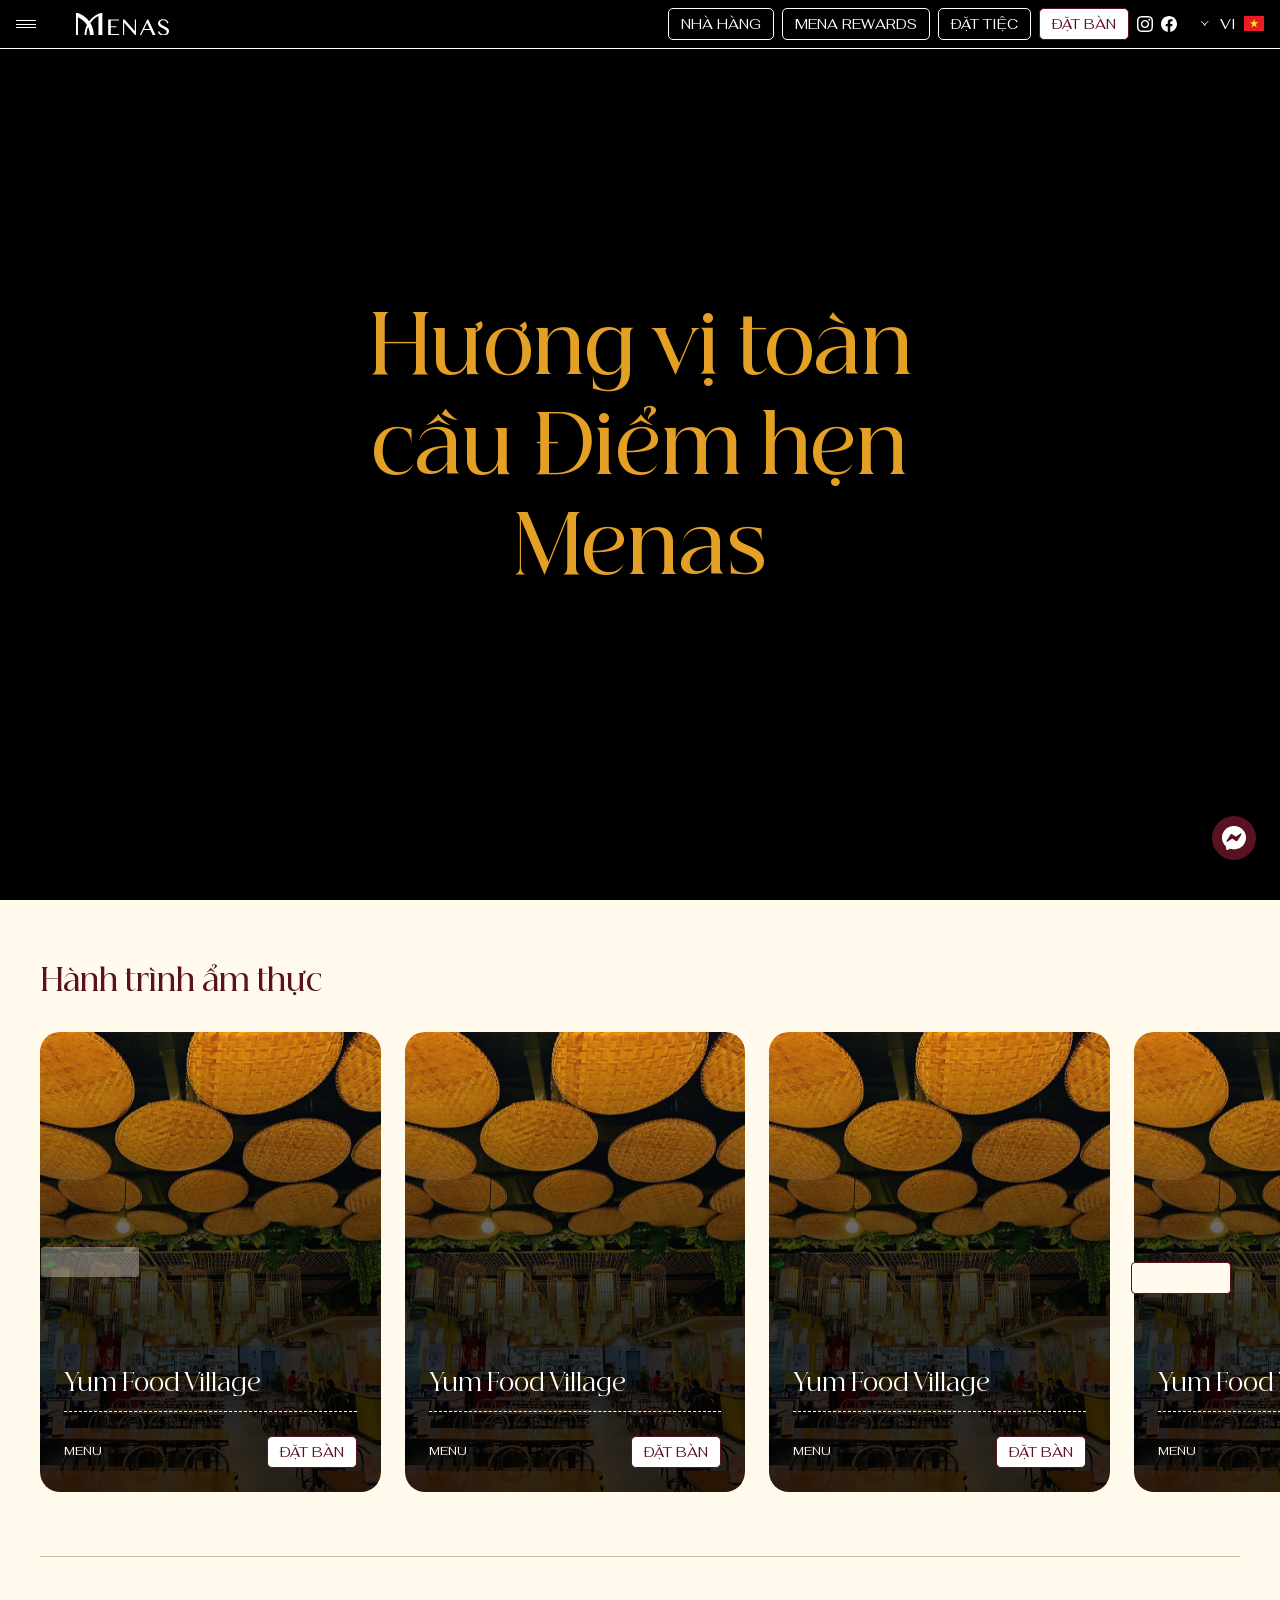
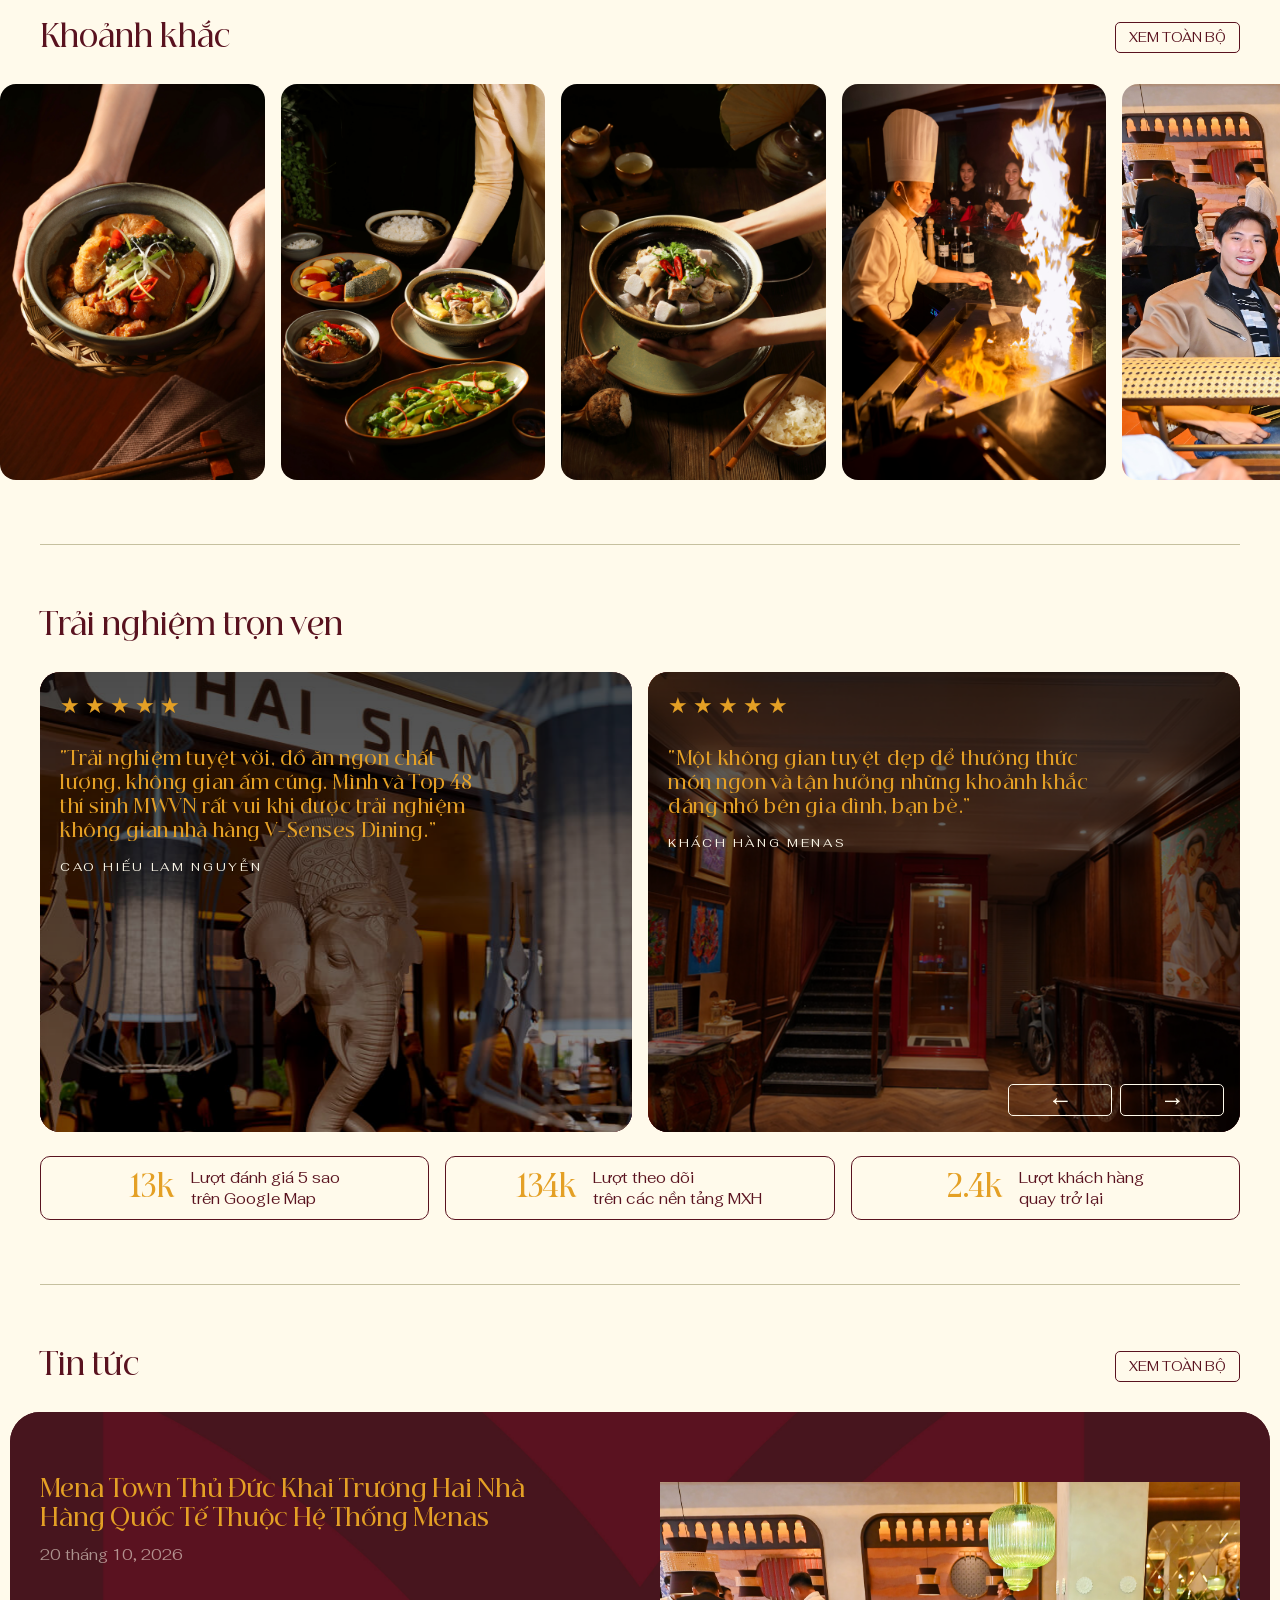
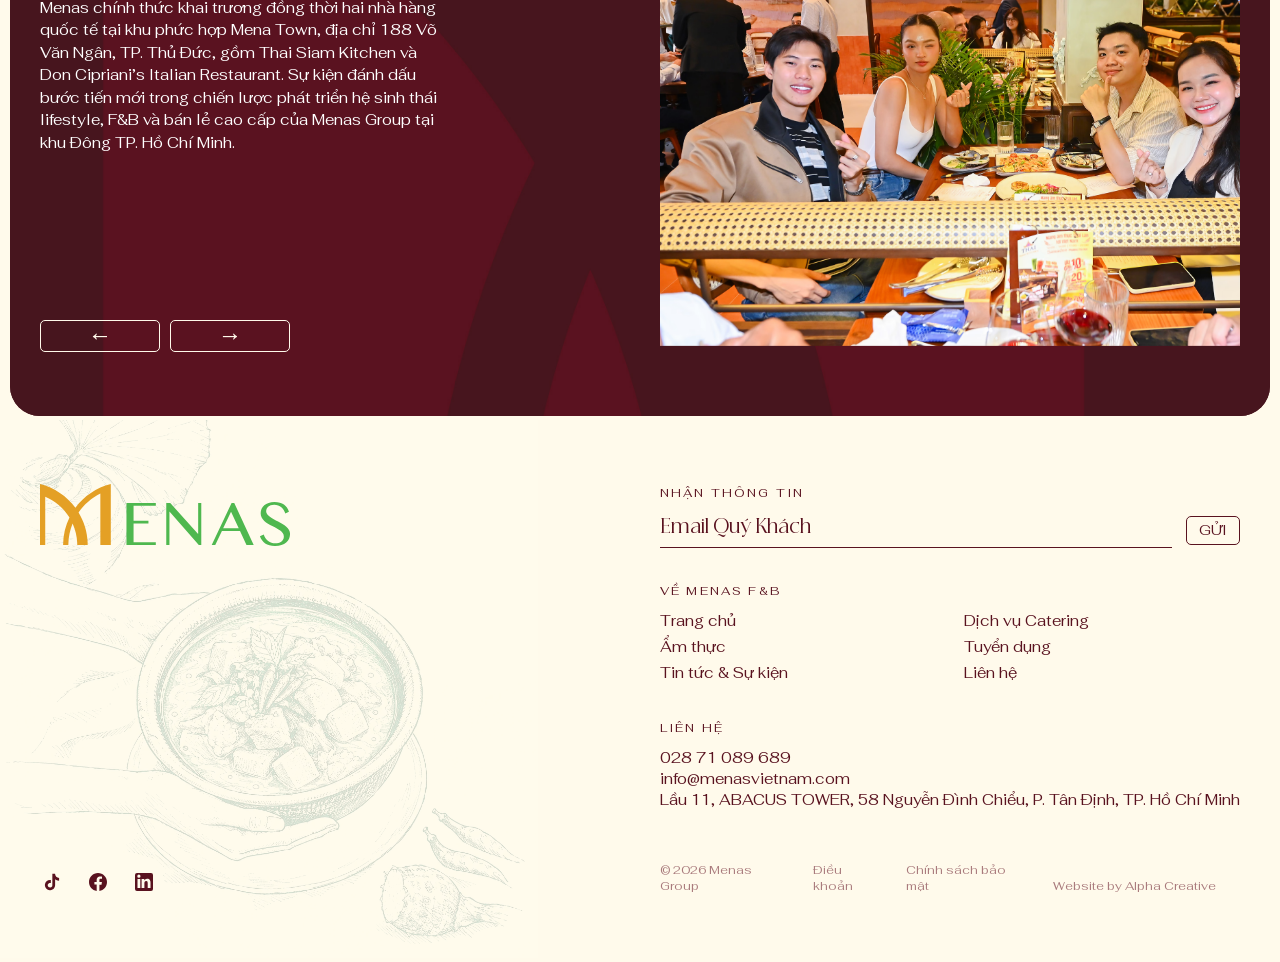
<file: index.html>
<!doctype html>
<html lang="en">
  <head>
    <meta charset="UTF-8" />
    <meta name="viewport" content="width=device-width, initial-scale=1.0" />
    <title>Home</title>
    <!-- import favicon -->
    <link
      rel="icon"
      href="./assets/images/menas-favicon-min.png"
      type="image/x-icon"
    />
    <!-- meta -->
    <meta property="og:url" content="" />
    <meta property="og:type" content="website" />
    <meta property="og:title" content="" />
    <meta property="og:description" content="" />
    <meta property="og:image" content="" />
    <!-- meta -->
    <link rel="preconnect" href="https://player.vimeo.com" />
    <link rel="preconnect" href="https://i.vimeocdn.com" />
    <link rel="stylesheet" href="./assets/libs/bootstrap.min.css" />
    <link rel="stylesheet" href="./assets/libs/lenis.css" />
    <link rel="stylesheet" href="./assets/libs/swiper-bundle.min.css" />
    <link rel="stylesheet" href="./assets/libs/lightpick.min.css" />
    <!-- end meta -->
    <!-- link custom css page -->
    <link rel="stylesheet" href="./assets/fonts/BeautiqueDisplay/font.css" />
    <link rel="stylesheet" href="./assets/fonts/Fahkwang/font.css" />
    <link rel="stylesheet" href="./assets/main/css/style.min.css?v=20261022" />
    <!-- end link custom css page -->
    <!-- scrollRestoration -->
    <script>
      if ("scrollRestoration" in history) {
        history.scrollRestoration = "manual";
      }
    </script>
  </head>

  <body>
    <!-- layout -->
    <!-- header -->
    <script>
      fetch("./components/header.html")
        .then((response) => response.text())
        .then((data) => {
          document.getElementById("header").innerHTML = data;
          const currentPath = window.location.pathname || "/";

          const navLinks = document.querySelectorAll(".header-menu ul>li>a");
          navLinks.forEach((link) => {
            const linkPath = link.getAttribute("href");

            // Normalize paths for comparison
            let normalizedCurrentPath = currentPath;
            let normalizedLinkPath = linkPath;

            // Remove leading "./" from link path
            if (normalizedLinkPath.startsWith("./")) {
              normalizedLinkPath = normalizedLinkPath.substring(1);
            }

            // Get the last segment of the path
            const currentSegment = normalizedCurrentPath.split("/").pop() || "";
            const linkSegment = normalizedLinkPath.split("/").pop() || "";

            // Check if current path is root or ends with /
            const isRootPath =
              currentPath === "/" ||
              currentPath.endsWith("/") ||
              currentSegment === "";

            // Check if link is home/index
            const isHomeLink =
              linkPath === "/" ||
              linkPath === "./" ||
              linkPath === "./index.html" ||
              linkPath === "index.html" ||
              linkSegment === "index.html";

            // Match logic
            const isMatch =
              normalizedLinkPath === normalizedCurrentPath || // Exact match
              currentSegment === linkSegment || // Segment match
              (isRootPath && isHomeLink) || // Root path matches home link
              (currentPath.endsWith(normalizedLinkPath) &&
                normalizedLinkPath !== "/");

            if (isMatch) {
              link.classList.add("active");
            }
          });
        });
    </script>
    <header id="header" class="header position-fixed"></header>
    <!-- end header -->
    <main>
      <section class="banner">
        <div class="banner-inner">
          <!-- banner thum -->
          <div class="banner-thum">
            <div class="video position-relative">
              <iframe
                src="https://player.vimeo.com/video/1236430993?background=1&autoplay=1&loop=1&muted=1"
                frameborder="0"
                allow="autoplay; fullscreen; picture-in-picture"
                allowfullscreen
              ></iframe>
            </div>
          </div>
          <!-- banner slider -->
          <div class="banner-slider d-none">
            <div class="swiper swiper-banner">
              <div class="swiper-wrapper">
                <div class="swiper-slide">
                  <div class="banner-image">
                    <img src="./assets/images/del/img-1.jpg" alt="" />
                  </div>
                </div>
                <div class="swiper-slide">
                  <div class="banner-image">
                    <img src="./assets/images/del/img-2.jpg" alt="" />
                  </div>
                </div>
              </div>
            </div>
          </div>
          <!-- end banner slider -->
          <div
            class="banner-content font-heading color-primary heading-1 text-center fw-500"
            el-txt-line-auto-banner
          >
            Hương vị toàn cầu Điểm hẹn Menas
          </div>
        </div>
      </section>
      <section class="dining style-section">
        <div class="dining-inner">
          <h2
            class="dining-heading heading-3 font-heading color-third"
            el-txt-word
          >
            Hành trình ẩm thực
          </h2>
          <div class="dining-slider position-relative">
            <div class="swiper slider-w">
              <div class="swiper-wrapper">
                <div class="swiper-slide">
                  <div class="dining-box">
                    <a
                      class="dining-card-link"
                      href="./dining-detail.html"
                      aria-label="Xem chi tiết ẩm thực: Yum Food Village"
                    ></a>
                    <div class="dining-image" parallax-image>
                      <img src="./assets/images/del/img-7.jpg" alt="" />
                    </div>
                    <div class="dining-content">
                      <div
                        class="dining-name font-heading heading-4 color-white"
                      >
                        Yum Food Village
                      </div>
                      <div class="dining-link">
                        <a href="" class="dining-menu b4 color-white">MENU</a>
                        <a href="" class="btn-global btn-bg">Đặt bàn</a>
                      </div>
                    </div>
                  </div>
                </div>
                <div class="swiper-slide">
                  <div class="dining-box">
                    <a
                      class="dining-card-link"
                      href="./dining-detail.html"
                      aria-label="Xem chi tiết ẩm thực: Yum Food Village"
                    ></a>
                    <div class="dining-image" parallax-image>
                      <img src="./assets/images/del/img-7.jpg" alt="" />
                    </div>
                    <div class="dining-content">
                      <div
                        class="dining-name font-heading heading-4 color-white"
                      >
                        Yum Food Village
                      </div>
                      <div class="dining-link">
                        <a href="" class="dining-menu b4 color-white">MENU</a>
                        <a href="" class="btn-global btn-bg">Đặt bàn</a>
                      </div>
                    </div>
                  </div>
                </div>
                <div class="swiper-slide">
                  <div class="dining-box">
                    <a
                      class="dining-card-link"
                      href="./dining-detail.html"
                      aria-label="Xem chi tiết ẩm thực: Yum Food Village"
                    ></a>
                    <div class="dining-image" parallax-image>
                      <img src="./assets/images/del/img-7.jpg" alt="" />
                    </div>
                    <div class="dining-content">
                      <div
                        class="dining-name font-heading heading-4 color-white"
                      >
                        Yum Food Village
                      </div>
                      <div class="dining-link">
                        <a href="" class="dining-menu b4 color-white">MENU</a>
                        <a href="" class="btn-global btn-bg">Đặt bàn</a>
                      </div>
                    </div>
                  </div>
                </div>
                <div class="swiper-slide">
                  <div class="dining-box">
                    <a
                      class="dining-card-link"
                      href="./dining-detail.html"
                      aria-label="Xem chi tiết ẩm thực: Yum Food Village"
                    ></a>
                    <div class="dining-image" parallax-image>
                      <img src="./assets/images/del/img-7.jpg" alt="" />
                    </div>
                    <div class="dining-content">
                      <div
                        class="dining-name font-heading heading-4 color-white"
                      >
                        Yum Food Village
                      </div>
                      <div class="dining-link">
                        <a href="" class="dining-menu b4 color-white">MENU</a>
                        <a href="" class="btn-global btn-bg">Đặt bàn</a>
                      </div>
                    </div>
                  </div>
                </div>
                <div class="swiper-slide">
                  <div class="dining-box">
                    <a
                      class="dining-card-link"
                      href="./dining-detail.html"
                      aria-label="Xem chi tiết ẩm thực: Yum Food Village"
                    ></a>
                    <div class="dining-image" parallax-image>
                      <img src="./assets/images/del/img-7.jpg" alt="" />
                    </div>
                    <div class="dining-content">
                      <div
                        class="dining-name font-heading heading-4 color-white"
                      >
                        Yum Food Village
                      </div>
                      <div class="dining-link">
                        <a href="" class="dining-menu b4 color-white">MENU</a>
                        <a href="" class="btn-global btn-bg">Đặt bàn</a>
                      </div>
                    </div>
                  </div>
                </div>
                <div class="swiper-slide">
                  <div class="dining-box">
                    <a
                      class="dining-card-link"
                      href="./dining-detail.html"
                      aria-label="Xem chi tiết ẩm thực: Yum Food Village"
                    ></a>
                    <div class="dining-image" parallax-image>
                      <img src="./assets/images/del/img-7.jpg" alt="" />
                    </div>
                    <div class="dining-content">
                      <div
                        class="dining-name font-heading heading-4 color-white"
                      >
                        Yum Food Village
                      </div>
                      <div class="dining-link">
                        <a href="" class="dining-menu b4 color-white">MENU</a>
                        <a href="" class="btn-global btn-bg">Đặt bàn</a>
                      </div>
                    </div>
                  </div>
                </div>
              </div>
            </div>
            <div class="slider-pagination">
              <div class="swiper-button-prev btn-custom"></div>
              <div class="swiper-button-next btn-custom"></div>
            </div>
          </div>
        </div>
      </section>
      <section
        class="sectionMoment style-section"
        aria-labelledby="moment-title"
      >
        <div class="sectionMoment-heading">
          <h2
            id="moment-title"
            class="sectionMoment-title heading-3 font-heading color-third"
          >
            Khoảnh khắc
          </h2>
          <a class="sectionMoment-all" href="./khoanh-khac.html">
            Xem toàn bộ
          </a>
        </div>

        <div class="moment-marquee" data-moment-marquee>
          <div class="moment-track" data-moment-track>
            <div class="moment-list" data-moment-list>
              <div
                class="moment-item"
                role="button"
                tabindex="0"
                data-moment-index="0"
                aria-label="Xem hình khoảnh khắc 1"
              >
                <img
                  src="./assets/images/del/moment-1.avif"
                  alt="Khoảnh khắc tại Menas F&amp;B"
                />
              </div>
              <div
                class="moment-item"
                role="button"
                tabindex="0"
                data-moment-index="1"
                aria-label="Xem hình khoảnh khắc 2"
              >
                <img
                  src="./assets/images/del/moment-2.avif"
                  alt="Khoảnh khắc tại Menas F&amp;B"
                />
              </div>
              <div
                class="moment-item"
                role="button"
                tabindex="0"
                data-moment-index="2"
                aria-label="Xem hình khoảnh khắc 3"
              >
                <img
                  src="./assets/images/del/moment-3.avif"
                  alt="Khoảnh khắc tại Menas F&amp;B"
                />
              </div>
              <div
                class="moment-item"
                role="button"
                tabindex="0"
                data-moment-index="3"
                aria-label="Xem hình khoảnh khắc 4"
              >
                <img
                  src="./assets/images/del/moment-4.avif"
                  alt="Khoảnh khắc tại Menas F&amp;B"
                />
              </div>
              <div
                class="moment-item"
                role="button"
                tabindex="0"
                data-moment-index="4"
                aria-label="Xem hình khoảnh khắc 5"
              >
                <img
                  src="./assets/images/del/moment-5.avif"
                  alt="Khoảnh khắc tại Menas F&amp;B"
                />
              </div>
            </div>
          </div>
        </div>
      </section>

      <section
        class="sectionTestimonials style-section"
        aria-labelledby="testimonials-title"
        data-section-testimonials
      >
        <div class="sectionTestimonials-inner">
          <h2
            id="testimonials-title"
            class="sectionTestimonials-title heading-3 font-heading color-third"
          >
            Trải nghiệm trọn vẹn
          </h2>
          <div
            class="sectionTestimonials-slider swiper"
            data-testimonials-swiper
          >
            <div class="swiper-wrapper">
              <article class="swiper-slide sectionTestimonials-card">
                <div
                  class="sectionTestimonials-image"
                  parallax-image
                  aria-hidden="true"
                >
                  <img
                    src="./assets/images/del/img-1.jpg"
                    alt=""
                    loading="lazy"
                  />
                </div>
                <div
                  class="sectionTestimonials-rating"
                  aria-label="5 trên 5 sao"
                >
                  ★★★★★
                </div>
                <blockquote class="sectionTestimonials-quote">
                  “Trải nghiệm tuyệt vời, đồ ăn ngon chất lượng, không gian ấm
                  cúng. Mình và Top 48 thí sinh MWVN rất vui khi được trải
                  nghiệm không gian nhà hàng V-Senses Dining.”
                </blockquote>
                <p class="sectionTestimonials-author">Cao Hiếu Lam Nguyễn</p>
              </article>
              <article class="swiper-slide sectionTestimonials-card">
                <div
                  class="sectionTestimonials-image"
                  parallax-image
                  aria-hidden="true"
                >
                  <img
                    src="./assets/images/del/img-2.jpg"
                    alt=""
                    loading="lazy"
                  />
                </div>
                <div
                  class="sectionTestimonials-rating"
                  aria-label="5 trên 5 sao"
                >
                  ★★★★★
                </div>
                <blockquote class="sectionTestimonials-quote">
                  “Một không gian tuyệt đẹp để thưởng thức món ngon và tận hưởng
                  những khoảnh khắc đáng nhớ bên gia đình, bạn bè.”
                </blockquote>
                <p class="sectionTestimonials-author">Khách hàng Menas</p>
              </article>
              <article class="swiper-slide sectionTestimonials-card">
                <div
                  class="sectionTestimonials-image"
                  parallax-image
                  aria-hidden="true"
                >
                  <img
                    src="./assets/images/del/img-3.jpg"
                    alt=""
                    loading="lazy"
                  />
                </div>
                <div
                  class="sectionTestimonials-rating"
                  aria-label="5 trên 5 sao"
                >
                  ★★★★★
                </div>
                <blockquote class="sectionTestimonials-quote">
                  “Món ăn chỉn chu, dịch vụ thân thiện và không gian sang trọng.
                  Chắc chắn sẽ quay lại trong dịp gần nhất.”
                </blockquote>
                <p class="sectionTestimonials-author">Khách hàng Menas</p>
              </article>
            </div>
            <div class="sectionTestimonials-controls">
              <button
                class="sectionTestimonials-arrow"
                type="button"
                data-testimonials-prev
                aria-label="Đánh giá trước"
              >
                <span aria-hidden="true">←</span>
              </button>
              <button
                class="sectionTestimonials-arrow"
                type="button"
                data-testimonials-next
                aria-label="Đánh giá tiếp theo"
              >
                <span aria-hidden="true">→</span>
              </button>
            </div>
          </div>
          <div class="sectionTestimonials-stats" aria-label="Thành tựu Menas">
            <div class="sectionTestimonials-stat">
              <span class="sectionTestimonials-stat-value">13k</span
              ><span>Lượt đánh giá 5 sao<br />trên Google Map</span>
            </div>
            <div class="sectionTestimonials-stat">
              <span class="sectionTestimonials-stat-value">134k</span
              ><span>Lượt theo dõi<br />trên các nền tảng MXH</span>
            </div>
            <div class="sectionTestimonials-stat">
              <span class="sectionTestimonials-stat-value">2.4k</span
              ><span>Lượt khách hàng<br />quay trở lại</span>
            </div>
          </div>
        </div>
      </section>
      <section
        class="sectionNews style-section"
        aria-labelledby="news-title"
        data-section-news
      >
        <div class="sectionNews-heading">
          <h2
            id="news-title"
            class="sectionNews-title heading-3 font-heading color-third"
          >
            Tin tức
          </h2>
          <a class="sectionNews-all" href="./tin-tuc.html">Xem toàn bộ</a>
        </div>
        <div class="sectionNews-panel">
          <div
            class="sectionNews-background"
            data-news-background
            aria-hidden="true"
          >
            <div class="sectionNews-background-image-wrap">
              <img
                src="./assets/images/icons/bg-news.jpg"
                alt=""
                draggable="false"
              />
            </div>
          </div>
          <div class="sectionNews-content" data-news-content>
            <div class="sectionNews-copy" data-news-copy>
              <h3
                class="sectionNews-article-title font-heading"
                data-news-title
              >
                <a
                  href="./tin-tuc/mena-town-thu-duc-khai-truong.html"
                  data-news-title-link
                  >Mena Town Thủ Đức Khai Trương Hai Nhà Hàng Quốc Tế Thuộc Hệ
                  Thống Menas</a
                >
              </h3>
              <time
                class="sectionNews-date"
                data-news-date
                datetime="2026-10-20"
                >20 tháng 10, 2026</time
              >
              <p class="sectionNews-description" data-news-description>
                Menas chính thức khai trương đồng thời hai nhà hàng quốc tế tại
                khu phức hợp Mena Town, địa chỉ 188 Võ Văn Ngân, TP. Thủ Đức,
                gồm Thai Siam Kitchen và Don Cipriani’s Italian Restaurant. Sự
                kiện đánh dấu bước tiến mới trong chiến lược phát triển hệ sinh
                thái lifestyle, F&amp;B và bán lẻ cao cấp của Menas Group tại
                khu Đông TP. Hồ Chí Minh.
              </p>
            </div>
            <div class="sectionNews-controls">
              <button
                class="sectionNews-arrow"
                type="button"
                data-news-prev
                aria-label="Tin trước"
              >
                <span aria-hidden="true">←</span>
              </button>
              <button
                class="sectionNews-arrow"
                type="button"
                data-news-next
                aria-label="Tin tiếp theo"
              >
                <span aria-hidden="true">→</span>
              </button>
            </div>
          </div>
          <div class="sectionNews-slider swiper" data-news-swiper>
            <div class="swiper-wrapper">
              <div class="swiper-slide" data-news-slide>
                <a
                  class="sectionNews-image-link"
                  href="./tin-tuc/mena-town-thu-duc-khai-truong.html"
                  aria-label="Đọc tin Mena Town Thủ Đức khai trương"
                  ><img
                    class="sectionNews-image image"
                    src="./assets/images/del/moment-5.avif"
                    alt="Không gian nhà hàng và thực khách"
                    draggable="false"
                /></a>
                <template data-news-entry>
                  <a
                    data-news-entry-title
                    href="./tin-tuc/mena-town-thu-duc-khai-truong.html"
                    >Mena Town Thủ Đức Khai Trương Hai Nhà Hàng Quốc Tế Thuộc Hệ
                    Thống Menas</a
                  >
                  <time data-news-entry-date datetime="2026-10-20"
                    >20 tháng 10, 2026</time
                  >
                  <p data-news-entry-description>
                    Menas chính thức khai trương đồng thời hai nhà hàng quốc tế
                    tại khu phức hợp Mena Town, địa chỉ 188 Võ Văn Ngân, TP. Thủ
                    Đức, gồm Thai Siam Kitchen và Don Cipriani’s Italian
                    Restaurant. Sự kiện đánh dấu bước tiến mới trong chiến lược
                    phát triển hệ sinh thái lifestyle, F&amp;B và bán lẻ cao cấp
                    của Menas Group tại khu Đông TP. Hồ Chí Minh.
                  </p>
                </template>
              </div>
              <div class="swiper-slide" data-news-slide>
                <a
                  class="sectionNews-image-link"
                  href="./tin-tuc/kham-pha-khong-gian-am-thuc.html"
                  aria-label="Đọc tin Khám phá không gian ẩm thực tại Menas"
                  ><img
                    class="sectionNews-image image"
                    src="./assets/images/del/img-3.jpg"
                    alt="Không gian nhà hàng Menas"
                    draggable="false"
                /></a>
                <template data-news-entry>
                  <a
                    data-news-entry-title
                    href="./tin-tuc/kham-pha-khong-gian-am-thuc.html"
                    >Khám Phá Không Gian Ẩm Thực Tại Menas</a
                  >
                  <time data-news-entry-date datetime="2026-09-15"
                    >15 tháng 9, 2026</time
                  >
                  <p data-news-entry-description>
                    Khám phá những trải nghiệm ẩm thực đa dạng tại Menas, nơi
                    mỗi không gian được chăm chút để tạo nên cảm giác thoải mái
                    và gần gũi. Từ những buổi gặp gỡ thân mật đến dịp sum họp
                    cùng gia đình, mỗi lần ghé thăm là cơ hội thưởng thức món
                    ngon và tận hưởng những khoảnh khắc đáng nhớ.
                  </p>
                </template>
              </div>
              <div class="swiper-slide" data-news-slide>
                <a
                  class="sectionNews-image-link"
                  href="./tin-tuc/diem-hen-menas.html"
                  aria-label="Đọc tin Menas – điểm hẹn cho những khoảnh khắc đáng nhớ"
                  ><img
                    class="sectionNews-image image"
                    src="./assets/images/del/moment-2.avif"
                    alt="Món ăn được phục vụ tại nhà hàng"
                    draggable="false"
                /></a>
                <template data-news-entry>
                  <a data-news-entry-title href="./tin-tuc/diem-hen-menas.html"
                    >Menas – Điểm Hẹn Cho Những Khoảnh Khắc Đáng Nhớ</a
                  >
                  <time data-news-entry-date datetime="2026-08-02"
                    >02 tháng 8, 2026</time
                  >
                  <p data-news-entry-description>
                    Menas là điểm hẹn để bạn cùng gia đình và bạn bè gặp gỡ,
                    thưởng thức món ngon và chia sẻ những câu chuyện thường
                    ngày. Trong không gian ẩm thực thuộc hệ sinh thái Menas, mỗi
                    cuộc gặp gỡ có thể trở thành một dịp đáng nhớ, từ bữa ăn
                    thân mật đến những khoảnh khắc sum vầy bên người thân.
                  </p>
                </template>
              </div>
            </div>
          </div>
        </div>
      </section>
    </main>

    <div
      class="moment-lightbox"
      data-moment-lightbox
      aria-hidden="true"
      inert
      role="dialog"
      aria-modal="true"
      aria-label="Thư viện hình ảnh khoảnh khắc"
    >
      <div class="moment-lightbox-toolbar">
        <span class="moment-counter" data-moment-counter aria-live="polite"
          >1 / 5</span
        >
        <div class="moment-controls">
          <button
            class="moment-control"
            type="button"
            data-moment-zoom-out
            aria-label="Thu nhỏ"
          >
            <svg
              width="20"
              height="20"
              viewBox="0 0 24 24"
              fill="none"
              stroke="currentColor"
              stroke-width="1.8"
              stroke-linecap="round"
              stroke-linejoin="round"
              aria-hidden="true"
              focusable="false"
            >
              <path d="M5 12h14"></path>
            </svg>
          </button>
          <span class="moment-zoom-level" data-moment-zoom-level>100%</span>
          <button
            class="moment-control"
            type="button"
            data-moment-zoom-in
            aria-label="Phóng to"
          >
            <svg
              width="20"
              height="20"
              viewBox="0 0 24 24"
              fill="none"
              stroke="currentColor"
              stroke-width="1.8"
              stroke-linecap="round"
              stroke-linejoin="round"
              aria-hidden="true"
              focusable="false"
            >
              <path d="M12 5v14M5 12h14"></path>
            </svg>
          </button>
          <button
            class="moment-control moment-close"
            type="button"
            data-moment-close
            aria-label="Đóng"
          >
            <svg
              width="20"
              height="20"
              viewBox="0 0 24 24"
              fill="none"
              stroke="currentColor"
              stroke-width="1.8"
              stroke-linecap="round"
              stroke-linejoin="round"
              aria-hidden="true"
              focusable="false"
            >
              <path d="M6 6l12 12M18 6L6 18"></path>
            </svg>
          </button>
        </div>
      </div>
      <button
        class="moment-arrow moment-previous"
        type="button"
        data-moment-previous
        aria-label="Ảnh trước"
      >
        <svg
          width="20"
          height="20"
          viewBox="0 0 24 24"
          fill="none"
          stroke="currentColor"
          stroke-width="1.8"
          stroke-linecap="round"
          stroke-linejoin="round"
          aria-hidden="true"
          focusable="false"
        >
          <path d="M9 5l7 7-7 7"></path>
        </svg>
      </button>
      <div class="moment-stage" data-moment-stage>
        <img class="moment-active-image" data-moment-active-image alt="" />
      </div>
      <button
        class="moment-arrow moment-next"
        type="button"
        data-moment-next
        aria-label="Ảnh tiếp theo"
      >
        <svg
          width="20"
          height="20"
          viewBox="0 0 24 24"
          fill="none"
          stroke="currentColor"
          stroke-width="1.8"
          stroke-linecap="round"
          stroke-linejoin="round"
          aria-hidden="true"
          focusable="false"
        >
          <path d="M9 5l7 7-7 7"></path>
        </svg>
      </button>
      <div
        class="moment-thumbnails"
        data-moment-thumbnails
        aria-label="Chọn ảnh"
      ></div>
    </div>

    <div id="cta"></div>

    <!-- layout -->
     <script>
      fetch("./components/cta.html")
        .then((response) => response.text())
        .then((data) => {
          document.getElementById("cta").innerHTML = data;
        });
    </script>
    <!-- footer -->
    <script>
      fetch("./components/footer.html")
        .then((response) => response.text())
        .then((data) => {
          document.getElementById("footer").innerHTML = data;
        });
    </script>

    <footer id="footer" class="style-section not-line-top"></footer>
    <!-- end footer -->
    <!-- end layout -->

    <script src="./assets/libs/jquery-3.7.1.js"></script>
    <script src="./assets/libs/lenis.min.js"></script>
    <script src="./assets/libs/gsap.min.js"></script>
    <script src="./assets/libs/ScrollTrigger.min.js"></script>
    <script src="./assets/libs/SplitText.min.js"></script>
    <script src="./assets/libs/bootstrap.bundle.min.js"></script>
    <script src="./assets/libs/swiper-bundle.min.js"></script>
    <script src="./assets/libs/moment.min.js"></script>
    <script src="./assets/libs/lightpick.min.js"></script>
    <!-- import custom js -->
    <script type="module" src="./assets/main/js/script.min.js"></script>
    <script type="module" src="./assets/main/js/home.min.js"></script>

    <!-- end import custom js -->
  </body>
</html>
<!-- https://gsap.com/community/forums/topic/30338-circular-carouselslider/ -->
</file>
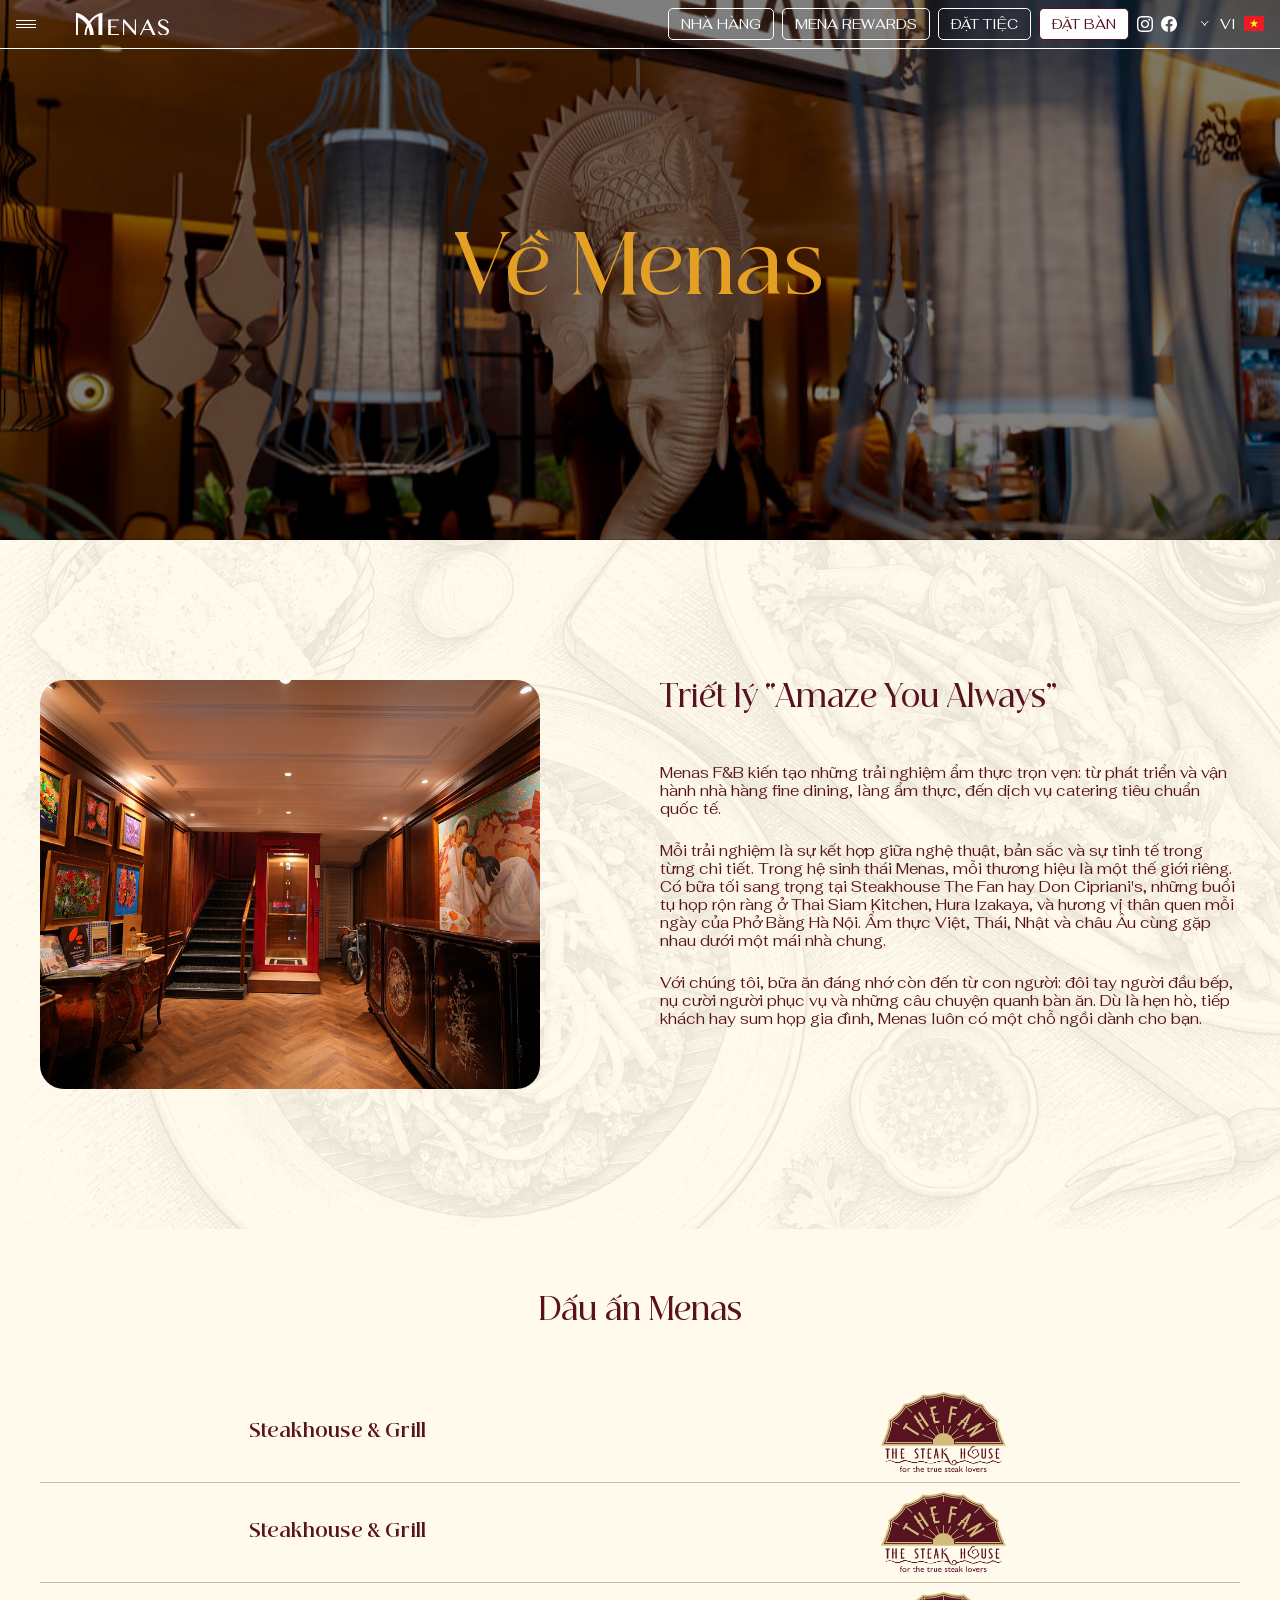
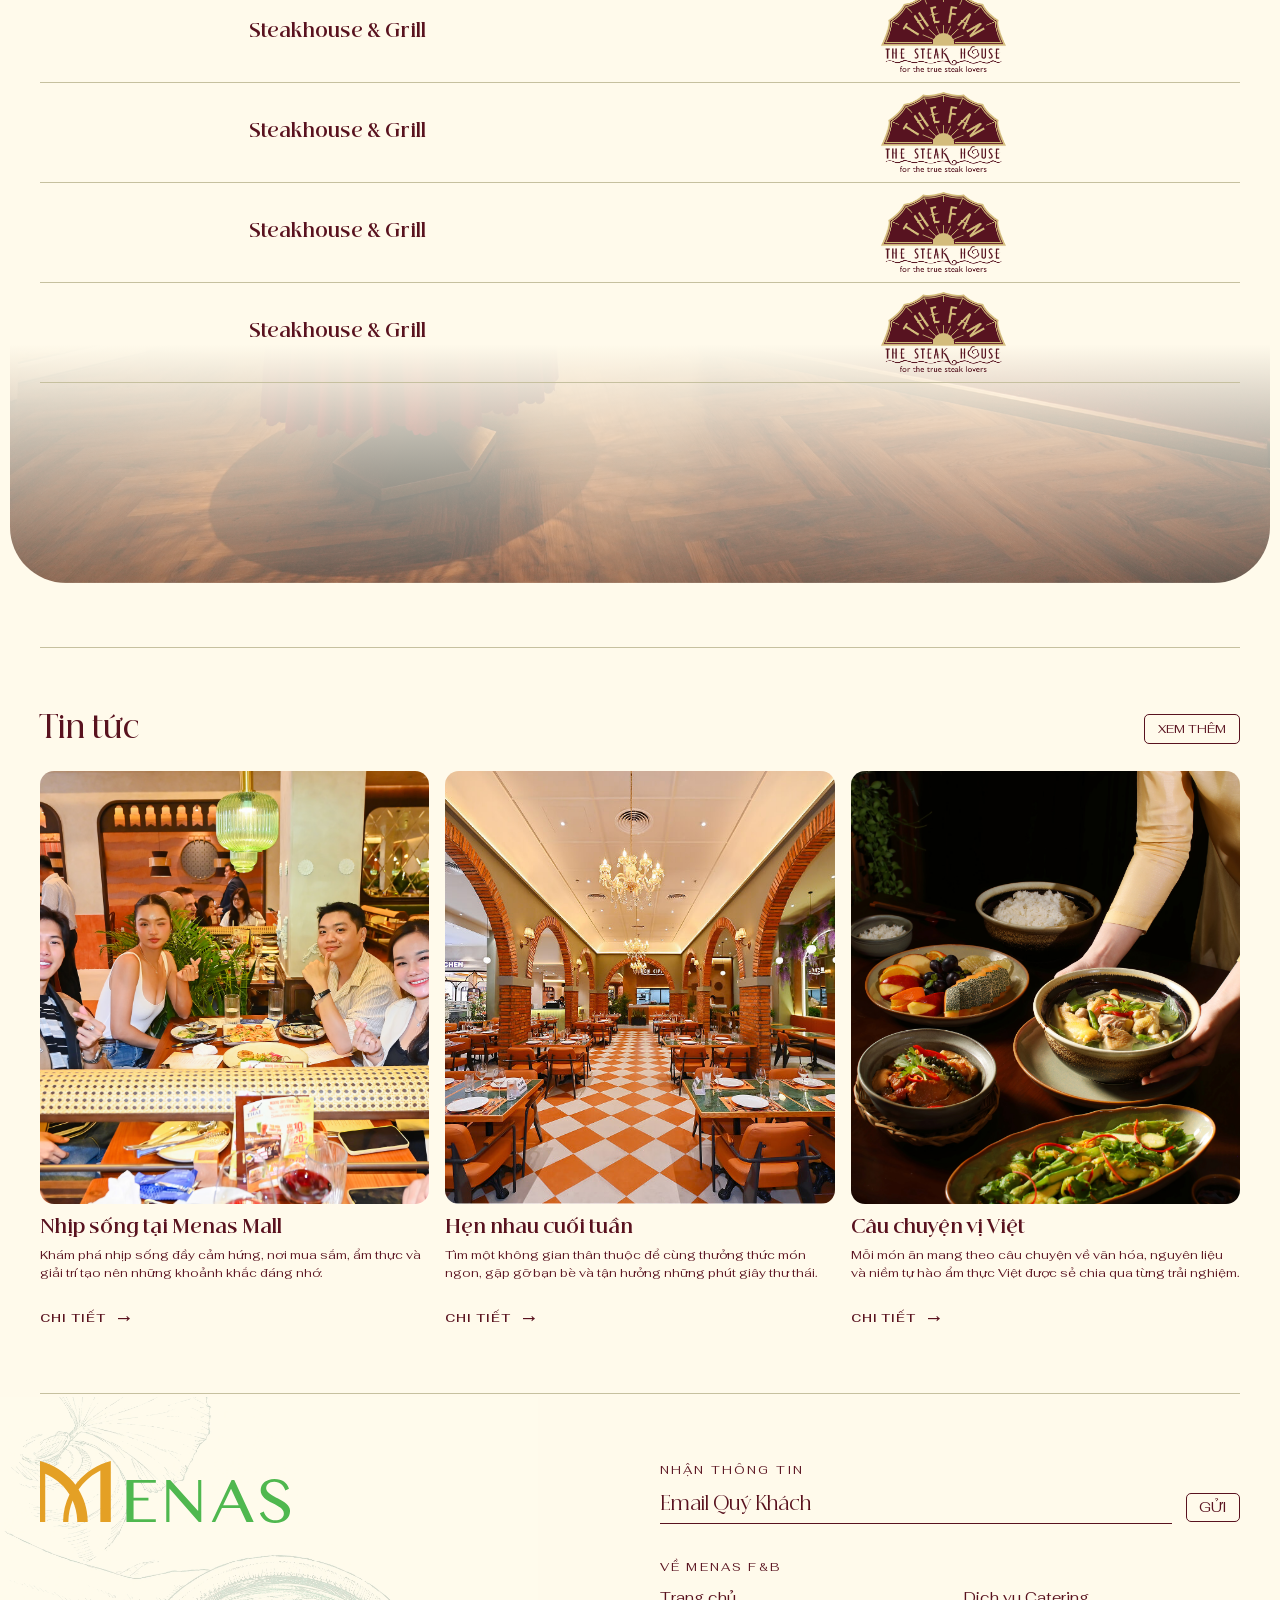
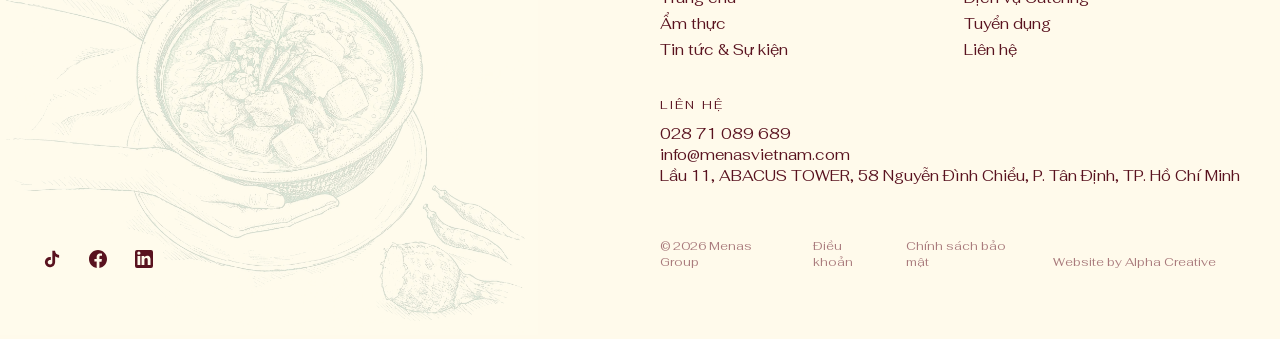
<file: about.html>
<!doctype html>
<html lang="en">
  <head>
    <meta charset="UTF-8" />
    <meta name="viewport" content="width=device-width, initial-scale=1.0" />
    <title>About Us</title>
    <!-- import favicon -->
    <link
      rel="icon"
      href="./assets/images/menas-favicon-min.png"
      type="image/png"
    />
    <!-- meta -->
    <meta property="og:url" content="" />
    <meta property="og:type" content="website" />
    <meta property="og:title" content="" />
    <meta property="og:description" content="" />
    <meta property="og:image" content="" />
    <!-- meta -->
    <link rel="preconnect" href="https://player.vimeo.com" />
    <link rel="preconnect" href="https://i.vimeocdn.com" />
    <link rel="stylesheet" href="./assets/libs/bootstrap.min.css" />
    <link rel="stylesheet" href="./assets/libs/lenis.css" />
    <link rel="stylesheet" href="./assets/libs/swiper-bundle.min.css" />
    <link rel="stylesheet" href="./assets/libs/lightpick.min.css" />
    <!-- end meta -->
    <!-- link custom css page -->
    <link rel="stylesheet" href="./assets/fonts/BeautiqueDisplay/font.css" />
    <link rel="stylesheet" href="./assets/fonts/Fahkwang/font.css" />
    <link rel="stylesheet" href="./assets/main/css/style.min.css?v=20261022" />
    <!-- end link custom css page -->
    <!-- scrollRestoration -->
    <script>
      if ("scrollRestoration" in history) {
        history.scrollRestoration = "manual";
      }
    </script>
  </head>

  <body>
    <!-- layout -->
    <!-- header -->
    <script>
      fetch("./components/header.html")
        .then((response) => response.text())
        .then((data) => {
          document.getElementById("header").innerHTML = data;
          const currentPath = window.location.pathname || "/";

          const navLinks = document.querySelectorAll(".header-menu ul>li>a");
          navLinks.forEach((link) => {
            const linkPath = link.getAttribute("href");

            // Normalize paths for comparison
            let normalizedCurrentPath = currentPath;
            let normalizedLinkPath = linkPath;

            // Remove leading "./" from link path
            if (normalizedLinkPath.startsWith("./")) {
              normalizedLinkPath = normalizedLinkPath.substring(1);
            }

            // Get the last segment of the path
            const currentSegment = normalizedCurrentPath.split("/").pop() || "";
            const linkSegment = normalizedLinkPath.split("/").pop() || "";

            // Check if current path is root or ends with /
            const isRootPath =
              currentPath === "/" ||
              currentPath.endsWith("/") ||
              currentSegment === "";

            // Check if link is home/index
            const isHomeLink =
              linkPath === "/" ||
              linkPath === "./" ||
              linkPath === "./index.html" ||
              linkPath === "index.html" ||
              linkSegment === "index.html";

            // Match logic
            const isMatch =
              normalizedLinkPath === normalizedCurrentPath || // Exact match
              currentSegment === linkSegment || // Segment match
              (isRootPath && isHomeLink) || // Root path matches home link
              (currentPath.endsWith(normalizedLinkPath) &&
                normalizedLinkPath !== "/");

            if (isMatch) {
              link.classList.add("active");
            }
          });
        });
    </script>
    <header id="header" class="header position-fixed"></header>
    <!-- end header -->
    <main>
      <section class="banner short-height">
        <div class="banner-inner">
          <div class="banner-slider">
            <div class="swiper swiper-banner">
              <div class="swiper-wrapper">
                <div class="swiper-slide">
                  <div class="banner-image">
                    <img src="./assets/images/del/img-1.jpg" alt="" />
                  </div>
                </div>
              </div>
            </div>
          </div>
          <!-- end banner slider -->
          <div
            class="banner-content font-heading color-primary heading-1 text-center fw-500"
            el-txt-line-auto-banner
          >
            Về Menas
          </div>
        </div>
      </section>
      <section class="intro style-section">
        <div class="intro-inner">
          <div class="intro-left">
            <div class="intro-image">
              <img src="./assets/images/del/img-2.jpg" alt="" />
            </div>
          </div>
          <div class="intro-content">
            <div class="intro-box" animation-text-box>
              <h3 class="heading-3 font-heading color-third" text-one>
                Triết lý “Amaze You Always”
              </h3>
              <div class="desc b2 color-third" text-two>
                <p>
                  Menas F&B kiến tạo những trải nghiệm ẩm thực trọn vẹn: từ phát
                  triển và vận hành nhà hàng fine dining, làng ẩm thực, đến dịch
                  vụ catering tiêu chuẩn quốc tế.
                </p>
                <p>
                  Mỗi trải nghiệm là sự kết hợp giữa nghệ thuật, bản sắc và sự
                  tinh tế trong từng chi tiết. Trong hệ sinh thái Menas, mỗi
                  thương hiệu là một thế giới riêng. Có bữa tối sang trọng tại
                  Steakhouse The Fan hay Don Cipriani's, những buổi tụ họp rộn
                  ràng ở Thai Siam Kitchen, Hura Izakaya, và hương vị thân quen
                  mỗi ngày của Phở Bằng Hà Nội. Ẩm thực Việt, Thái, Nhật và châu
                  Âu cùng gặp nhau dưới một mái nhà chung.
                </p>
                <p>
                  Với chúng tôi, bữa ăn đáng nhớ còn đến từ con người: đôi tay
                  người đầu bếp, nụ cười người phục vụ và những câu chuyện quanh
                  bàn ăn. Dù là hẹn hò, tiếp khách hay sum họp gia đình, Menas
                  luôn có một chỗ ngồi dành cho bạn.
                </p>
              </div>
            </div>
          </div>
        </div>
      </section>

      <section
        class="imprint style-section no-border"
        style="--bg: url(&quot;../../images/del/bg.png&quot;)"
      >
        <div class="imprint-inner">
          <div class="imprint-heading d-flex justify-content-center">
            <h2 class="heading-3 font-heading color-third">Dấu ấn Menas</h2>
          </div>
          <div class="imprint-grid">
            <div class="imprint-item">
              <div class="imprint-name">
                <div
                  class="name b1 color-third font-heading fw-bold text-center"
                >
                  Steakhouse & Grill
                </div>
              </div>
              <div class="imprint-logo">
                <div class="logo">
                  <img src="./assets/images/del/logo-1.svg" alt="" />
                </div>
              </div>
            </div>
            <div class="imprint-item">
              <div class="imprint-name">
                <div
                  class="name b1 color-third font-heading fw-bold text-center"
                >
                  Steakhouse & Grill
                </div>
              </div>
              <div class="imprint-logo">
                <div class="logo">
                  <img src="./assets/images/del/logo-1.svg" alt="" />
                </div>
              </div>
            </div>
            <div class="imprint-item">
              <div class="imprint-name">
                <div
                  class="name b1 color-third font-heading fw-bold text-center"
                >
                  Steakhouse & Grill
                </div>
              </div>
              <div class="imprint-logo">
                <div class="logo">
                  <img src="./assets/images/del/logo-1.svg" alt="" />
                </div>
              </div>
            </div>
            <div class="imprint-item">
              <div class="imprint-name">
                <div
                  class="name b1 color-third font-heading fw-bold text-center"
                >
                  Steakhouse & Grill
                </div>
              </div>
              <div class="imprint-logo">
                <div class="logo">
                  <img src="./assets/images/del/logo-1.svg" alt="" />
                </div>
              </div>
            </div>
            <div class="imprint-item">
              <div class="imprint-name">
                <div
                  class="name b1 color-third font-heading fw-bold text-center"
                >
                  Steakhouse & Grill
                </div>
              </div>
              <div class="imprint-logo">
                <div class="logo">
                  <img src="./assets/images/del/logo-1.svg" alt="" />
                </div>
              </div>
            </div>
            <div class="imprint-item">
              <div class="imprint-name">
                <div
                  class="name b1 color-third font-heading fw-bold text-center"
                >
                  Steakhouse & Grill
                </div>
              </div>
              <div class="imprint-logo">
                <div class="logo">
                  <img src="./assets/images/del/logo-1.svg" alt="" />
                </div>
              </div>
            </div>
          </div>
        </div>
      </section>
      <div class="style-spacing style-section no-border"></div>
      <section
        class="sectionNews2 style-section"
        aria-labelledby="sectionNews2-title"
      >
        <div class="sectionNews2-inner">
          <div class="sectionNews2-heading">
            <h2
              class="sectionNews2-title heading-3 font-heading color-third"
              id="sectionNews2-title"
            >
              Tin tức
            </h2>
            <a class="sectionNews2-all b4" href="./news.html">Xem thêm</a>
          </div>
          <div class="sectionNews2-slider swiper">
            <div class="sectionNews2-list swiper-wrapper">
              <div class="cardNews2 swiper-slide">
                <a class="cardNews2-image" href="./news-detail.html"
                  ><img
                    src="./assets/images/del/moment-5.avif"
                    alt="Không gian ẩm thực tại Menas"
                /></a>
                <h3 class="cardNews2-title b1 font-heading">
                  <a href="./news-detail.html">Nhịp sống tại Menas Mall</a>
                </h3>
                <p class="cardNews2-description b4">
                  Khám phá nhịp sống đầy cảm hứng, nơi mua sắm, ẩm thực và giải
                  trí tạo nên những khoảnh khắc đáng nhớ.
                </p>
                <a class="cardNews2-readmore b4" href="./news-detail.html"
                  >CHI TIẾT <span aria-hidden="true">→</span></a
                >
              </div>
              <div class="cardNews2 swiper-slide">
                <a class="cardNews2-image" href="./news-detail.html"
                  ><img
                    src="./assets/images/del/img-3.jpg"
                    alt="Không gian nhà hàng Menas"
                /></a>
                <h3 class="cardNews2-title b1 font-heading">
                  <a href="./news-detail.html">Hẹn nhau cuối tuần</a>
                </h3>
                <p class="cardNews2-description b4">
                  Tìm một không gian thân thuộc để cùng thưởng thức món ngon,
                  gặp gỡ bạn bè và tận hưởng những phút giây thư thái.
                </p>
                <a class="cardNews2-readmore b4" href="./news-detail.html"
                  >CHI TIẾT <span aria-hidden="true">→</span></a
                >
              </div>
              <div class="cardNews2 swiper-slide">
                <a class="cardNews2-image" href="./news-detail.html"
                  ><img
                    src="./assets/images/del/moment-2.avif"
                    alt="Món ăn tại nhà hàng Menas"
                /></a>
                <h3 class="cardNews2-title b1 font-heading">
                  <a href="./news-detail.html">Câu chuyện vị Việt</a>
                </h3>
                <p class="cardNews2-description b4">
                  Mỗi món ăn mang theo câu chuyện về văn hóa, nguyên liệu và
                  niềm tự hào ẩm thực Việt được sẻ chia qua từng trải nghiệm.
                </p>
                <a class="cardNews2-readmore b4" href="./news-detail.html"
                  >CHI TIẾT <span aria-hidden="true">→</span></a
                >
              </div>
            </div>
            <div class="sectionNews2-controls" aria-label="Điều hướng tin tức">
              <button
                class="sectionNews2-arrow sectionNews2-prev"
                type="button"
                aria-label="Tin trước"
              >
                ←
              </button>
              <button
                class="sectionNews2-arrow sectionNews2-next"
                type="button"
                aria-label="Tin tiếp theo"
              >
                →
              </button>
            </div>
          </div>
        </div>
      </section>
    </main>

    <!-- layout -->
    <!-- footer -->
    <script>
      fetch("./components/footer.html")
        .then((response) => response.text())
        .then((data) => {
          document.getElementById("footer").innerHTML = data;
        });
    </script>

    <footer id="footer" class="style-section"></footer>
    <!-- end footer -->
    <!-- end layout -->

    <script src="./assets/libs/jquery-3.7.1.js"></script>
    <script src="./assets/libs/lenis.min.js"></script>
    <script src="./assets/libs/gsap.min.js"></script>
    <script src="./assets/libs/ScrollTrigger.min.js"></script>
    <script src="./assets/libs/SplitText.min.js"></script>
    <script src="./assets/libs/bootstrap.bundle.min.js"></script>
    <script src="./assets/libs/swiper-bundle.min.js"></script>
    <script>
      (() => {
        const container = document.querySelector(".sectionNews2-slider");
        const mobile = window.matchMedia("(max-width: 767px)");
        let newsSwiper;
        const syncNewsSlider = () => {
          if (mobile.matches && !newsSwiper) {
            newsSwiper = new Swiper(container, {
              slidesPerView: 1.12,
              spaceBetween: 12,
              speed: 650,
              navigation: {
                nextEl: ".sectionNews2-next",
                prevEl: ".sectionNews2-prev",
              },
            });
          } else if (!mobile.matches && newsSwiper) {
            newsSwiper.destroy(true, true);
            newsSwiper = undefined;
          }
        };
        syncNewsSlider();
        mobile.addEventListener("change", syncNewsSlider);
      })();
    </script>
    <script src="./assets/libs/moment.min.js"></script>
    <script src="./assets/libs/lightpick.min.js"></script>
    <!-- import custom js -->
    <script type="module" src="./assets/main/js/script.min.js"></script>
    <script type="module" src="./assets/main/js/home.min.js"></script>

    <!-- end import custom js -->
  </body>
</html>
<!-- https://gsap.com/community/forums/topic/30338-circular-carouselslider/ -->
</file>
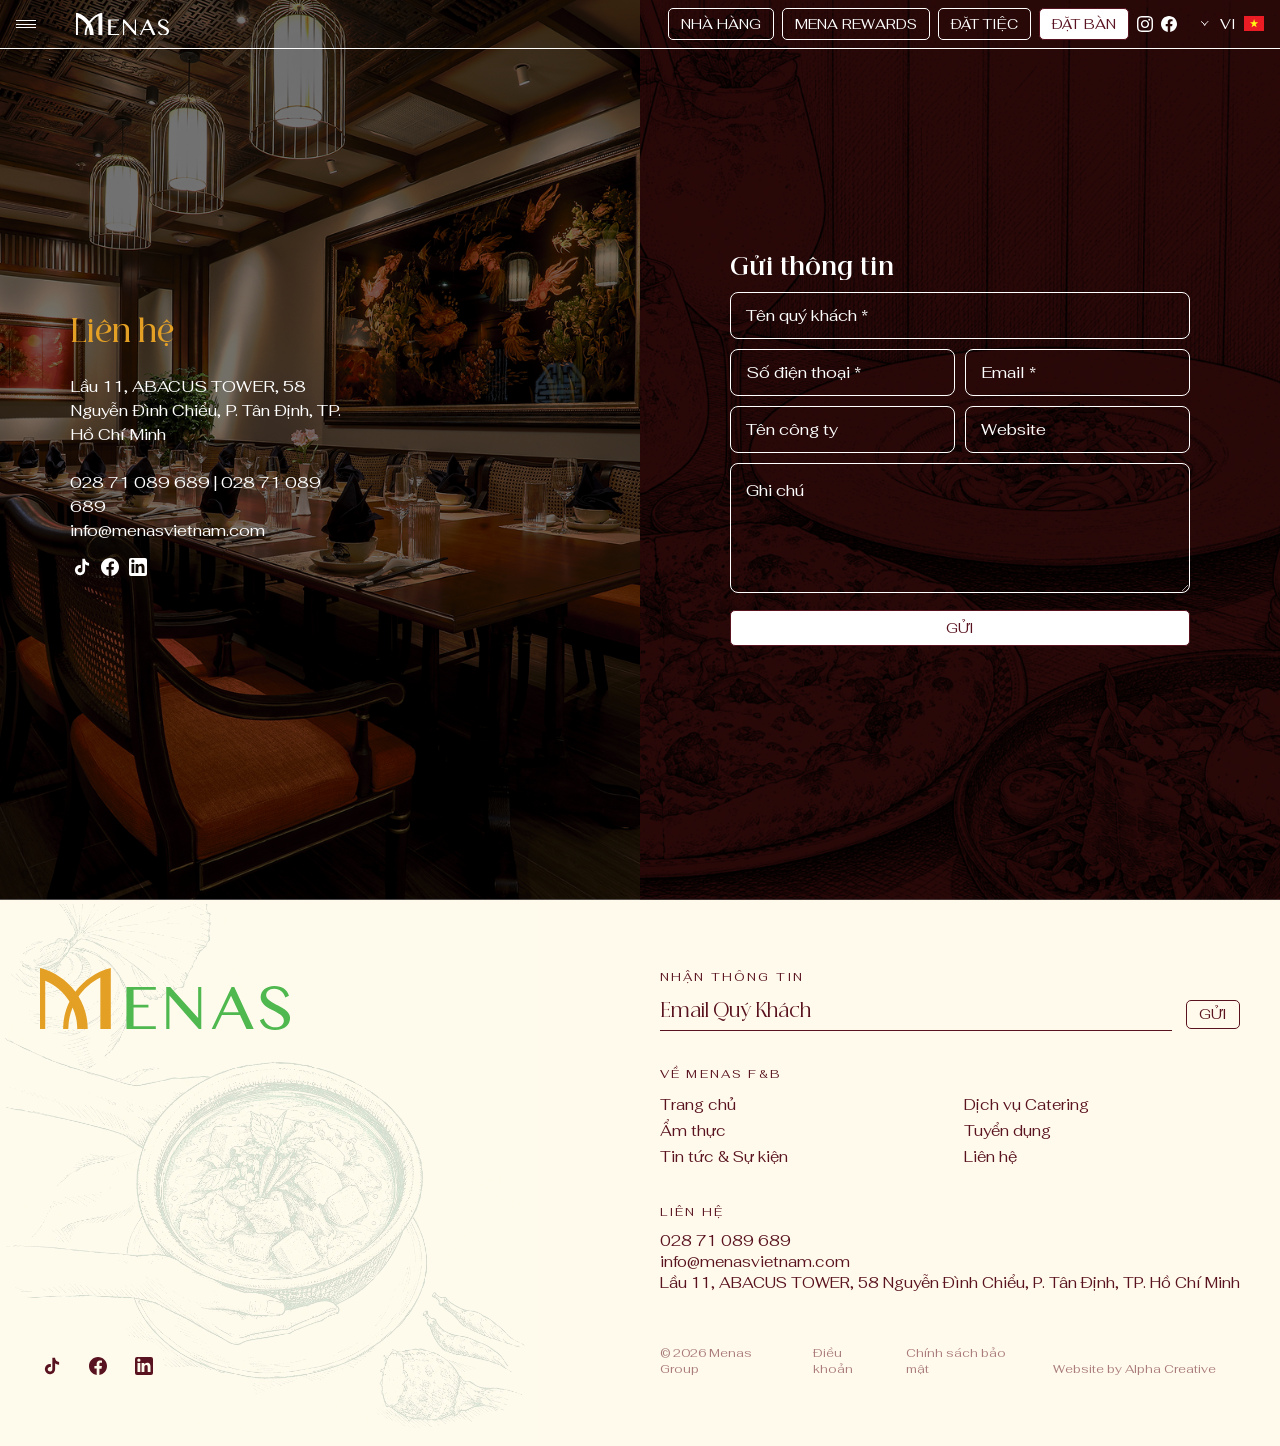
<file: contact.html>
<!doctype html>
<html lang="vi">
  <head>
    <meta charset="UTF-8" />
    <meta name="viewport" content="width=device-width, initial-scale=1.0" />
    <title>Liên hệ | Menas</title>
    <link
      rel="icon"
      href="./assets/images/menas-favicon-min.png"
      type="image/png"
    />
    <link rel="stylesheet" href="./assets/libs/bootstrap.min.css" />
    <link rel="stylesheet" href="./assets/libs/lenis.css" />
    <link rel="stylesheet" href="./assets/libs/swiper-bundle.min.css" />
    <link rel="stylesheet" href="./assets/fonts/BeautiqueDisplay/font.css" />
    <link rel="stylesheet" href="./assets/fonts/Fahkwang/font.css" />
    <link
      rel="stylesheet"
      href="./assets/main/css/style.min.css?v=20261030-2"
    />
    <script>
      if ("scrollRestoration" in history) history.scrollRestoration = "manual";
    </script>
  </head>
  <body class="footer-no-line">
    <script>
      fetch("./components/header.html")
        .then((response) => response.text())
        .then((data) => {
          document.getElementById("header").innerHTML = data;
          const currentSegment = (
            window.location.pathname.split("/").pop() || ""
          ).toLowerCase();
          document.querySelectorAll(".header-menu ul>li>a").forEach((link) => {
            const linkSegment = (link.getAttribute("href") || "")
              .replace(/^\.\//, "")
              .split("/")
              .pop()
              .toLowerCase();
            if (linkSegment === currentSegment) link.classList.add("active");
          });
        });
    </script>
    <header id="header" class="header position-fixed"></header>
    <main>
      <section class="banner two-col">
        <div class="banner-inner">
          <div
            class="banner-left banner-bg"
            style="--bg: url(&quot;../../images/del/contact-2.jpg&quot;)"
          >
            <div class="banner-contact">
              <h3 class="font-heading heading-3 color-primary">Liên hệ</h3>
              <address class="box-add">
                <p>
                  Lầu 11, ABACUS TOWER, 58 Nguyễn Đình Chiểu, P. Tân Định, TP.
                  Hồ Chí Minh
                </p>
              </address>
              <div class="list-phone">
                <a href="tel:02871089689">028 71 089 689</a> |
                <a href="tel:02871089689">028 71 089 689</a>
              </div>
              <a href="mailto:info@menasvietnam.com" class="email"
                >info@menasvietnam.com</a
              >
              <nav class="box-social" aria-label="Mạng xã hội">
                <a href="#" aria-label="TikTok" class="footer-social-link">
                  <svg
                    width="24"
                    height="24"
                    viewBox="0 0 24 24"
                    fill="none"
                    xmlns="http://www.w3.org/2000/svg"
                  >
                    <path
                      d="M12.3584 3.83688C13.2513 3.82324 14.1377 3.83033 15.0235 3.82324C15.053 4.93106 15.5024 5.92815 16.2175 6.6667L16.2164 6.66561C16.986 7.35888 17.9875 7.80833 19.0915 7.8847L19.1068 7.88579V10.6327C18.0639 10.6065 17.0831 10.366 16.199 9.95252L16.2437 9.97106C15.816 9.76542 15.4544 9.55433 15.1108 9.3187L15.1391 9.33724C15.1326 11.3276 15.1457 13.318 15.1255 15.3012C15.0693 16.312 14.7333 17.2338 14.1944 18.0034L14.2053 17.9865C13.3042 19.2771 11.8446 20.1242 10.1848 20.1743H10.1771C10.11 20.1776 10.031 20.1792 9.95132 20.1792C9.00768 20.1792 8.12568 19.9163 7.37405 19.4598L7.39586 19.4723C6.02786 18.6492 5.08423 17.2409 4.90968 15.6029L4.9075 15.5805C4.89386 15.2396 4.88732 14.8987 4.90096 14.5649C5.16823 11.9582 7.35223 9.94161 10.007 9.94161C10.3053 9.94161 10.5977 9.96724 10.8819 10.0158L10.8513 10.0114C10.865 11.02 10.824 12.0291 10.824 13.0376C10.5933 12.9542 10.3271 12.9056 10.0495 12.9056C9.03059 12.9056 8.16386 13.5569 7.84314 14.4662L7.83823 14.4825C7.76568 14.7154 7.72368 14.9832 7.72368 15.2603C7.72368 15.3727 7.73077 15.484 7.74386 15.5931L7.74277 15.58C7.92386 16.696 8.88059 17.5382 10.0342 17.5382C10.0675 17.5382 10.1002 17.5376 10.133 17.536H10.128C10.926 17.512 11.6188 17.0827 12.0104 16.4483L12.0159 16.4385C12.1615 16.2356 12.2613 15.9902 12.2946 15.7234L12.2951 15.7158C12.3633 14.4956 12.336 13.2825 12.3426 12.0623C12.3491 9.31542 12.336 6.57506 12.3562 3.83524L12.3584 3.83688Z"
                      fill="currentColor"
                    />
                  </svg>
                </a>
                <a href="#" aria-label="Facebook" class="footer-social-link">
                  <svg
                    width="24"
                    height="24"
                    viewBox="0 0 24 24"
                    fill="none"
                    xmlns="http://www.w3.org/2000/svg"
                  >
                    <path
                      d="M12 3C16.9703 3 21 7.0545 21 12.0553C21 16.5747 17.7091 20.3209 13.4062 21V14.673H15.5037L15.9024 12.0553H13.4062V10.0601C13.4062 10.015 13.408 9.97005 13.4107 9.9264C13.4135 9.88185 13.4179 9.8373 13.4238 9.79365C13.4355 9.70545 13.4535 9.6195 13.4787 9.53625C13.4913 9.49485 13.5057 9.45435 13.5215 9.4143C13.6186 9.1749 13.7833 8.96745 14.038 8.8284C14.25 8.7132 14.524 8.64525 14.8728 8.64525H16.0077V6.7143C15.9956 6.71205 15.4209 6.61395 14.7234 6.5649C14.6064 6.5568 14.4853 6.5496 14.3629 6.5451L13.9939 6.537C13.8652 6.537 13.7388 6.54195 13.6159 6.5514C13.3707 6.5712 13.1367 6.6099 12.9162 6.6675C12.8145 6.69405 12.7159 6.72555 12.621 6.7611C12.2407 6.90375 11.9023 7.11435 11.613 7.3902C11.5392 7.46445 11.4681 7.5432 11.4024 7.62645C11.3034 7.75155 11.2139 7.88655 11.1342 8.031C11.0014 8.2722 10.8961 8.53995 10.821 8.8338C10.7607 9.0687 10.7197 9.3207 10.699 9.58845C10.6887 9.7221 10.6838 9.86025 10.6838 10.002V11.9973H8.39865V14.615H10.6838V21C6.29085 20.3209 3 16.5747 3 12.0553C3 7.0545 7.02975 3 12 3Z"
                      fill="currentColor"
                    />
                  </svg>
                </a>
                <a href="#" aria-label="LinkedIn" class="footer-social-link">
                  <svg viewBox="0 0 24 24" aria-hidden="true">
                    <path
                      d="M19 3H5a2 2 0 0 0-2 2v14a2 2 0 0 0 2 2h14a2 2 0 0 0 2-2V5a2 2 0 0 0-2-2ZM8.3 18H5.5V9h2.8v9ZM6.9 7.8a1.6 1.6 0 1 1 0-3.2 1.6 1.6 0 0 1 0 3.2ZM18.5 18h-2.8v-4.4c0-1.1 0-2.5-1.5-2.5s-1.8 1.2-1.8 2.4V18H9.6V9h2.7v1.2h.1a3 3 0 0 1 2.7-1.5c2.9 0 3.4 1.9 3.4 4.3V18Z"
                      fill="currentColor"
                    />
                  </svg>
                </a>
              </nav>
            </div>
          </div>
          <div
            class="banner-right banner-bg"
            style="--bg: url(&quot;../../images/del/contact-1.jpg&quot;)"
          >
            <div class="banner-form">
              <form action="">
                <div class="form-row">
                  <div
                    class="form-title font-heading heading-4 fw-bold color-white"
                  >
                    Gửi thông tin
                  </div>
                </div>
                <div class="form-row">
                  <div class="form-item">
                    <input
                      type="text"
                      id="fullname"
                      name="fullname"
                      placeholder=" "
                      required
                    />
                    <label for="fullname">Tên quý khách *</label>
                  </div>
                </div>
                <div class="form-row two-item">
                  <div class="form-item">
                    <input
                      type="tel"
                      id="phone"
                      name="phone"
                      placeholder=" "
                      inputmode="tel"
                      autocomplete="tel"
                      pattern="[0-9+\s().-]{8,15}"
                      required
                    />
                    <label for="phone">Số điện thoại *</label>
                  </div>

                  <div class="form-item">
                    <input
                      type="email"
                      id="email"
                      name="email"
                      placeholder=" "
                      autocomplete="email"
                      required
                    />
                    <label for="email">Email *</label>
                  </div>
                </div>
                <div class="form-row two-item">
                  <div class="form-item">
                    <input
                      type="text"
                      id="company"
                      name="company"
                      placeholder=" "
                      autocomplete="organization"
                    />
                    <label for="company">Tên công ty</label>
                  </div>

                  <div class="form-item">
                    <input
                      type="url"
                      id="website"
                      name="website"
                      placeholder=" "
                      inputmode="url"
                      autocomplete="url"
                    />
                    <label for="website">Website</label>
                  </div>
                </div>
                <div class="form-item form-item-textarea">
                  <textarea
                    id="note"
                    name="note"
                    placeholder=" "
                    rows="4"
                  ></textarea>
                  <label for="note">Ghi chú</label>
                </div>
                <div class="form-row">
                  <button class="btn-global btn-bg">Gửi</button>
                </div>
              </form>
            </div>
          </div>
        </div>
      </section>
    </main>
    <script>
      fetch("./components/footer.html")
        .then((response) => response.text())
        .then((data) => {
          document.getElementById("footer").innerHTML = data;
        });
    </script>
    <footer id="footer" class="style-section"></footer>
    <script src="./assets/libs/jquery-3.7.1.js"></script>
    <script src="./assets/libs/lenis.min.js"></script>
    <script src="./assets/libs/gsap.min.js"></script>
    <script src="./assets/libs/ScrollTrigger.min.js"></script>
    <script src="./assets/libs/SplitText.min.js"></script>
    <script src="./assets/libs/bootstrap.bundle.min.js"></script>
    <script src="./assets/libs/swiper-bundle.min.js"></script>

    <script type="module" src="./assets/main/js/script.min.js"></script>
    <script type="module" src="./assets/main/js/home.min.js"></script>
    <script>
      document.querySelector(".banner-form form")?.addEventListener("submit", (event) => {
        event.preventDefault();
      });
    </script>
  </body>
</html>
</file>
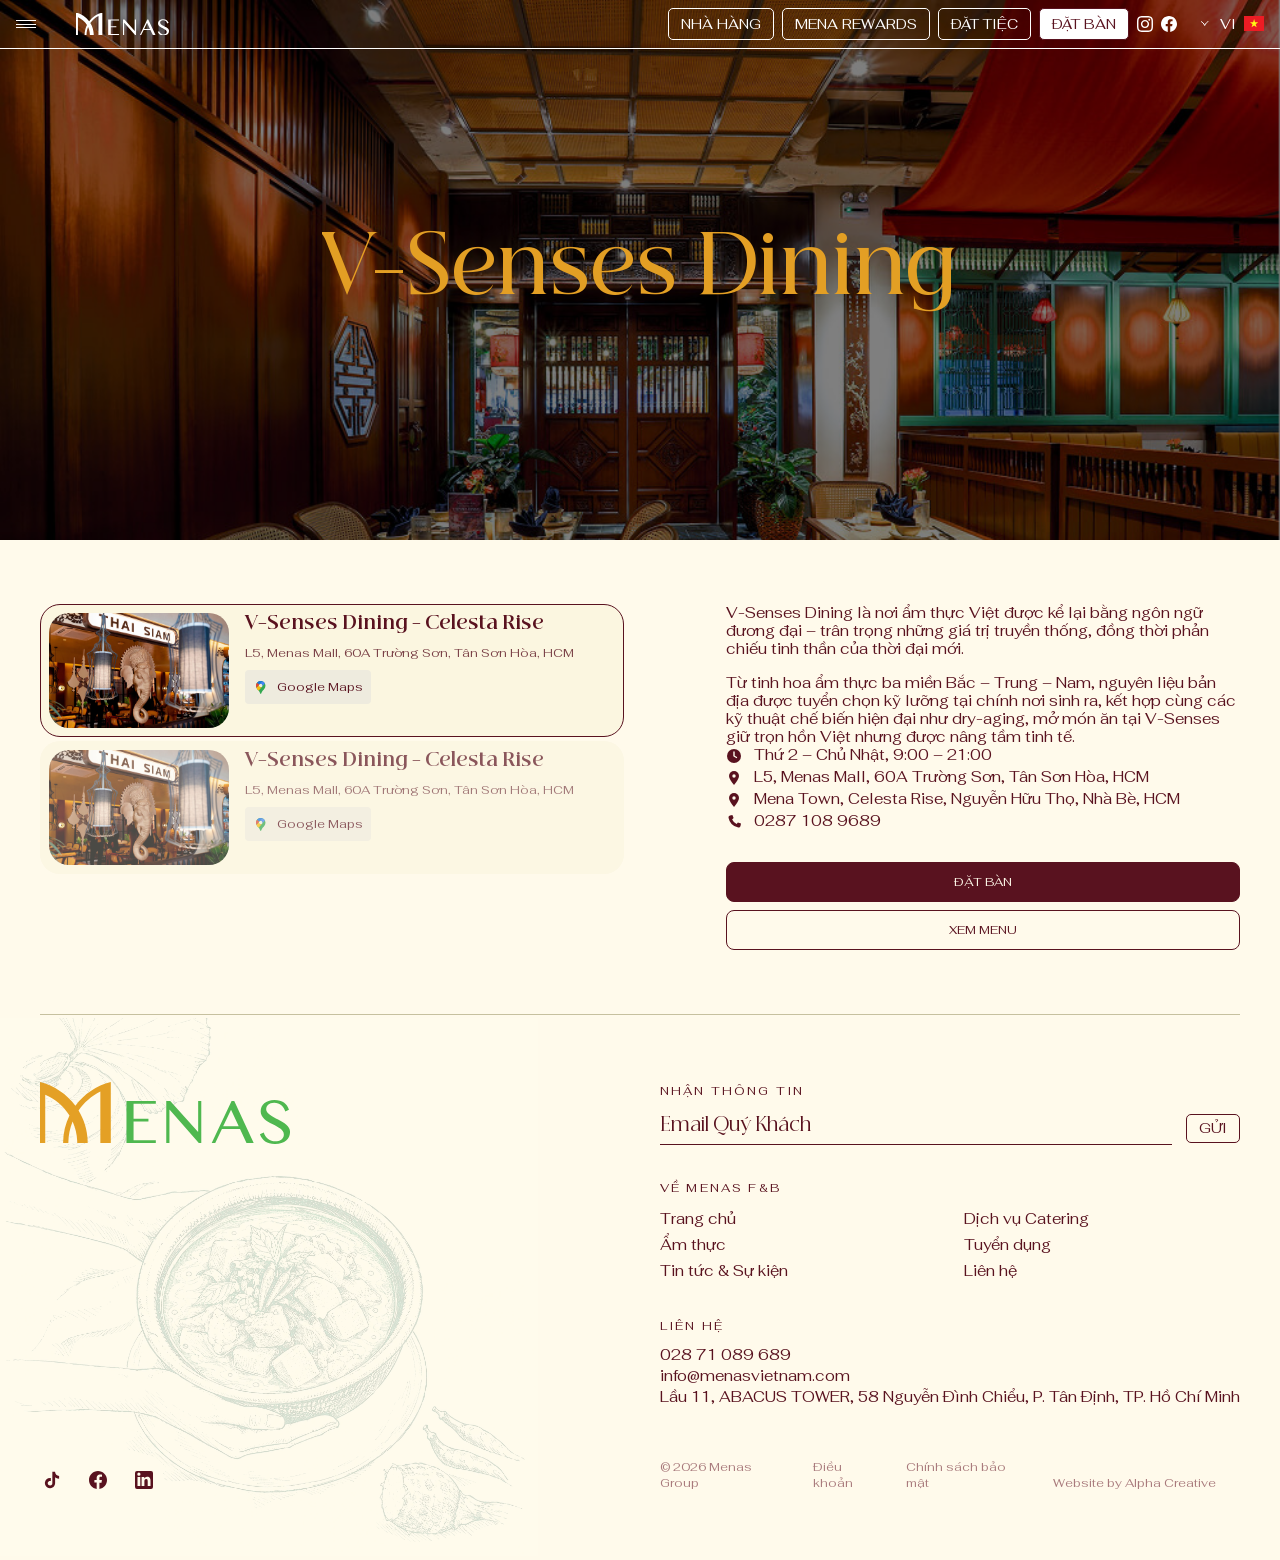
<file: dining-detail.html>
<!doctype html>
<html lang="vi">
  <head>
    <meta charset="UTF-8" />
    <meta name="viewport" content="width=device-width, initial-scale=1.0" />
    <title>V-Senses Dining | Menas</title>
    <link
      rel="icon"
      href="./assets/images/menas-favicon-min.png"
      type="image/png"
    />
    <link rel="stylesheet" href="./assets/libs/bootstrap.min.css" />
    <link rel="stylesheet" href="./assets/libs/lenis.css" />
    <link rel="stylesheet" href="./assets/fonts/BeautiqueDisplay/font.css" />
    <link rel="stylesheet" href="./assets/fonts/Fahkwang/font.css" />
    <link
      rel="stylesheet"
      href="./assets/main/css/style.min.css?v=20261103-4"
    />
    <script>
      if ("scrollRestoration" in history) history.scrollRestoration = "manual";
    </script>
  </head>
  <body>
    <script>
      fetch("./components/header.html")
        .then((response) => response.text())
        .then((data) => {
          document.getElementById("header").innerHTML = data;
          const currentSegment = (
            window.location.pathname.split("/").pop() || ""
          ).toLowerCase();
          document.querySelectorAll(".header-menu ul>li>a").forEach((link) => {
            const linkSegment = (link.getAttribute("href") || "")
              .replace(/^\.\//, "")
              .split("/")
              .pop()
              .toLowerCase();
            if (linkSegment === currentSegment) link.classList.add("active");
          });
        });
    </script>
    <header id="header" class="header position-fixed"></header>
    <main>
      <section class="banner short-height">
        <div class="banner-inner">
          <div class="banner-slider">
            <div class="swiper swiper-banner">
              <div class="swiper-wrapper">
                <div class="swiper-slide">
                  <div class="banner-image">
                    <img
                      src="./assets/images/del/img-4.jpg"
                      alt="Không gian V-Senses Dining"
                    />
                  </div>
                </div>
              </div>
            </div>
          </div>
          <h1
            class="banner-content font-heading color-primary heading-1 text-center fw-500"
            el-txt-line-auto-banner
          >
            V-Senses Dining
          </h1>
        </div>
      </section>

      <!-- <section
        class="diningDetail style-section"
        aria-label="Thông tin V-Senses Dining"
      >
        <div class="diningDetail-inner">
          <div
            class="diningDetail-video"
            data-vimeo-video
            data-vimeo-id="1172104943"
          >
            <img
              src="./assets/images/del/contact-2.jpg"
              alt="Không gian bàn tiệc tại V-Senses Dining"
            />
            <button
              class="diningDetail-play"
              type="button"
              aria-label="Phát video V-Senses Dining"
              aria-pressed="false"
            >
              <svg viewBox="0 0 48 48" aria-hidden="true">
                <circle cx="24" cy="24" r="24" fill="currentColor" />
                <path
                  d="M20 15.5v17l13-8.5-13-8.5Z"
                  fill="var(--color-third)"
                />
              </svg>
            </button>
          </div>

          <div class="diningDetail-content">
            <div class="diningDetail-description b2">
              <p>
                V-Senses Dining là nơi ẩm thực Việt được kể lại bằng ngôn ngữ
                đương đại – trân trọng những giá trị truyền thống, đồng thời
                phản chiếu tinh thần của thời đại mới.
              </p>
              <p>
                Từ tinh hoa ẩm thực ba miền Bắc – Trung – Nam, nguyên liệu bản
                địa được tuyển chọn kỹ lưỡng tại chính nơi sinh ra, kết hợp cùng
                các kỹ thuật chế biến hiện đại như dry-aging, mở món ăn tại
                V-Senses giữ trọn hồn Việt nhưng được nâng tầm tinh tế.
              </p>
            </div>

            <ul class="diningDetail-info b2">
              <li>
                <img src="./assets/images/icons/icon-time.svg" alt="" />
                <span>Thứ 2 – Chủ Nhật, 9:00 – 21:00</span>
              </li>
              <li>
                <img src="./assets/images/icons/icon-location.svg" alt="" />
                <span>L5, Menas Mall, 60A Trường Sơn, Tân Sơn Hòa, HCM</span>
              </li>
              <li>
                <img src="./assets/images/icons/icon-location.svg" alt="" />
                <span
                  >Mena Town, Celesta Rise, Nguyễn Hữu Thọ, Nhà Bè, HCM</span
                >
              </li>
              <li>
                <img src="./assets/images/icons/icon-phone.svg" alt="" />
                <a href="https://booking.menasdining.com/">0287 108 9689</a>
              </li>
            </ul>

            <div class="diningDetail-actions">
              <a
                class="diningDetail-book"
                href="https://booking.menasdining.com/"
                >ĐẶT BÀN</a
              >
              <a class="diningDetail-menu" href="./dining.html#menu-v-senses"
                >XEM MENU</a
              >
            </div>
          </div>
        </div>
      </section> -->
      <section class="dining-detail style-section">
        <div class="dining-detail-inner">
          <div class="dining-detail-list">
            <div class="filter-section" data-target="#filterDiningDetail">
              <div class="filter-list-button">
                <div class="filter-button active" data-type="type-1">
                  <div class="dining-detail-box">
                    <div class="dining-detail-image">
                      <img src="./assets/images/del/img-1.jpg" alt="" />
                    </div>
                    <div class="dining-detail-boxed">
                      <div class="name font-heading b1 color-third fw-bold">
                        V-Senses Dining - Celesta Rise
                      </div>
                      <div class="address">
                        L5, Menas Mall, 60A Trường Sơn, Tân Sơn Hòa, HCM
                      </div>
                      <a href="" class="link-map" target="_blank">
                        <div class="icon">
                          <img
                            src="./assets/images/icons/icon-map-new.svg"
                            alt=""
                          />
                        </div>
                        <div class="label">Google Maps</div>
                      </a>
                    </div>
                  </div>
                </div>
                <div class="filter-button" data-type="type-2">
                  <div class="dining-detail-box">
                    <div class="dining-detail-image">
                      <img src="./assets/images/del/img-1.jpg" alt="" />
                    </div>
                    <div class="dining-detail-boxed">
                      <div class="name font-heading b1 color-third fw-bold">
                        V-Senses Dining - Celesta Rise
                      </div>
                      <div class="address">
                        L5, Menas Mall, 60A Trường Sơn, Tân Sơn Hòa, HCM
                      </div>
                      <a href="" class="link-map" target="_blank">
                        <div class="icon">
                          <img
                            src="./assets/images/icons/icon-map-new.svg"
                            alt=""
                          />
                        </div>
                        <div class="label">Google Maps</div>
                      </a>
                    </div>
                  </div>
                </div>
              </div>
            </div>
          </div>
          <div class="dining-detail-content">
            <div id="filterDiningDetail" class="filter-section-result">
              <div class="filter-item type-1">
                <div class="box box-1">
                  <div class="diningDetail-description b2 color-third">
                    <p>
                      V-Senses Dining là nơi ẩm thực Việt được kể lại bằng ngôn
                      ngữ đương đại – trân trọng những giá trị truyền thống,
                      đồng thời phản chiếu tinh thần của thời đại mới.
                    </p>
                    <p>
                      Từ tinh hoa ẩm thực ba miền Bắc – Trung – Nam, nguyên liệu
                      bản địa được tuyển chọn kỹ lưỡng tại chính nơi sinh ra,
                      kết hợp cùng các kỹ thuật chế biến hiện đại như dry-aging,
                      mở món ăn tại V-Senses giữ trọn hồn Việt nhưng được nâng
                      tầm tinh tế.
                    </p>
                  </div>

                  <ul class="diningDetail-info b2">
                    <li>
                      <img src="./assets/images/icons/icon-time.svg" alt="" />
                      <span>Thứ 2 – Chủ Nhật, 9:00 – 21:00</span>
                    </li>
                    <li>
                      <img
                        src="./assets/images/icons/icon-location.svg"
                        alt=""
                      />
                      <span
                        >L5, Menas Mall, 60A Trường Sơn, Tân Sơn Hòa, HCM</span
                      >
                    </li>
                    <li>
                      <img
                        src="./assets/images/icons/icon-location.svg"
                        alt=""
                      />
                      <span
                        >Mena Town, Celesta Rise, Nguyễn Hữu Thọ, Nhà Bè,
                        HCM</span
                      >
                    </li>
                    <li>
                      <img src="./assets/images/icons/icon-phone.svg" alt="" />
                      <a href="https://booking.menasdining.com/"
                        >0287 108 9689</a
                      >
                    </li>
                  </ul>

                  <div class="diningDetail-actions">
                    <a
                      class="diningDetail-book"
                      href="https://booking.menasdining.com/"
                      >ĐẶT BÀN</a
                    >
                    <a
                      class="diningDetail-menu"
                      href="./dining.html#menu-v-senses"
                      >XEM MENU</a
                    >
                  </div>
                </div>
              </div>
            </div>
          </div>
        </div>
      </section>
    </main>
    <script>
      fetch("./components/footer.html")
        .then((response) => response.text())
        .then((data) => {
          document.getElementById("footer").innerHTML = data;
        });
    </script>
    <footer id="footer" class="style-section"></footer>
    <script src="./assets/libs/jquery-3.7.1.js"></script>
    <script src="./assets/libs/lenis.min.js"></script>
    <script src="./assets/libs/gsap.min.js"></script>
    <script src="./assets/libs/ScrollTrigger.min.js"></script>
    <script src="./assets/libs/SplitText.min.js"></script>
    <script src="./assets/libs/bootstrap.bundle.min.js"></script>
    <script type="module" src="./assets/main/js/script.min.js"></script>
    <script>
      document.querySelectorAll("[data-vimeo-video]").forEach((video) => {
        const playButton = video.querySelector(".diningDetail-play");
        if (!playButton) return;

        playButton.addEventListener("click", () => {
          const currentPlayer = video.querySelector("iframe");
          if (currentPlayer) {
            currentPlayer.remove();
            video.classList.remove("is-playing");
            playButton.setAttribute("aria-label", "Phát video V-Senses Dining");
            playButton.setAttribute("aria-pressed", "false");
            return;
          }

          const source = video.dataset.vimeoUrl || video.dataset.vimeoId;
          const match =
            source?.match(/(?:vimeo\.com\/(?:video\/)?)(\d+)/) ||
            source?.match(/^\d+$/)?.[0];
          const videoId = Array.isArray(match) ? match[1] : match;
          if (!videoId) return;

          const iframe = document.createElement("iframe");
          iframe.src = `https://player.vimeo.com/video/${videoId}?autoplay=1&loop=1&controls=0&title=0&byline=0&portrait=0&badge=0&vimeo_logo=0&dnt=1`;
          iframe.title = "Video V-Senses Dining";
          iframe.allow = "autoplay; fullscreen; picture-in-picture";
          iframe.allowFullscreen = true;
          video.append(iframe);
          video.classList.add("is-playing");
          playButton.setAttribute(
            "aria-label",
            "Dừng video và quay lại ảnh ban đầu"
          );
          playButton.setAttribute("aria-pressed", "true");
        });
      });
    </script>
  </body>
</html>
</file>
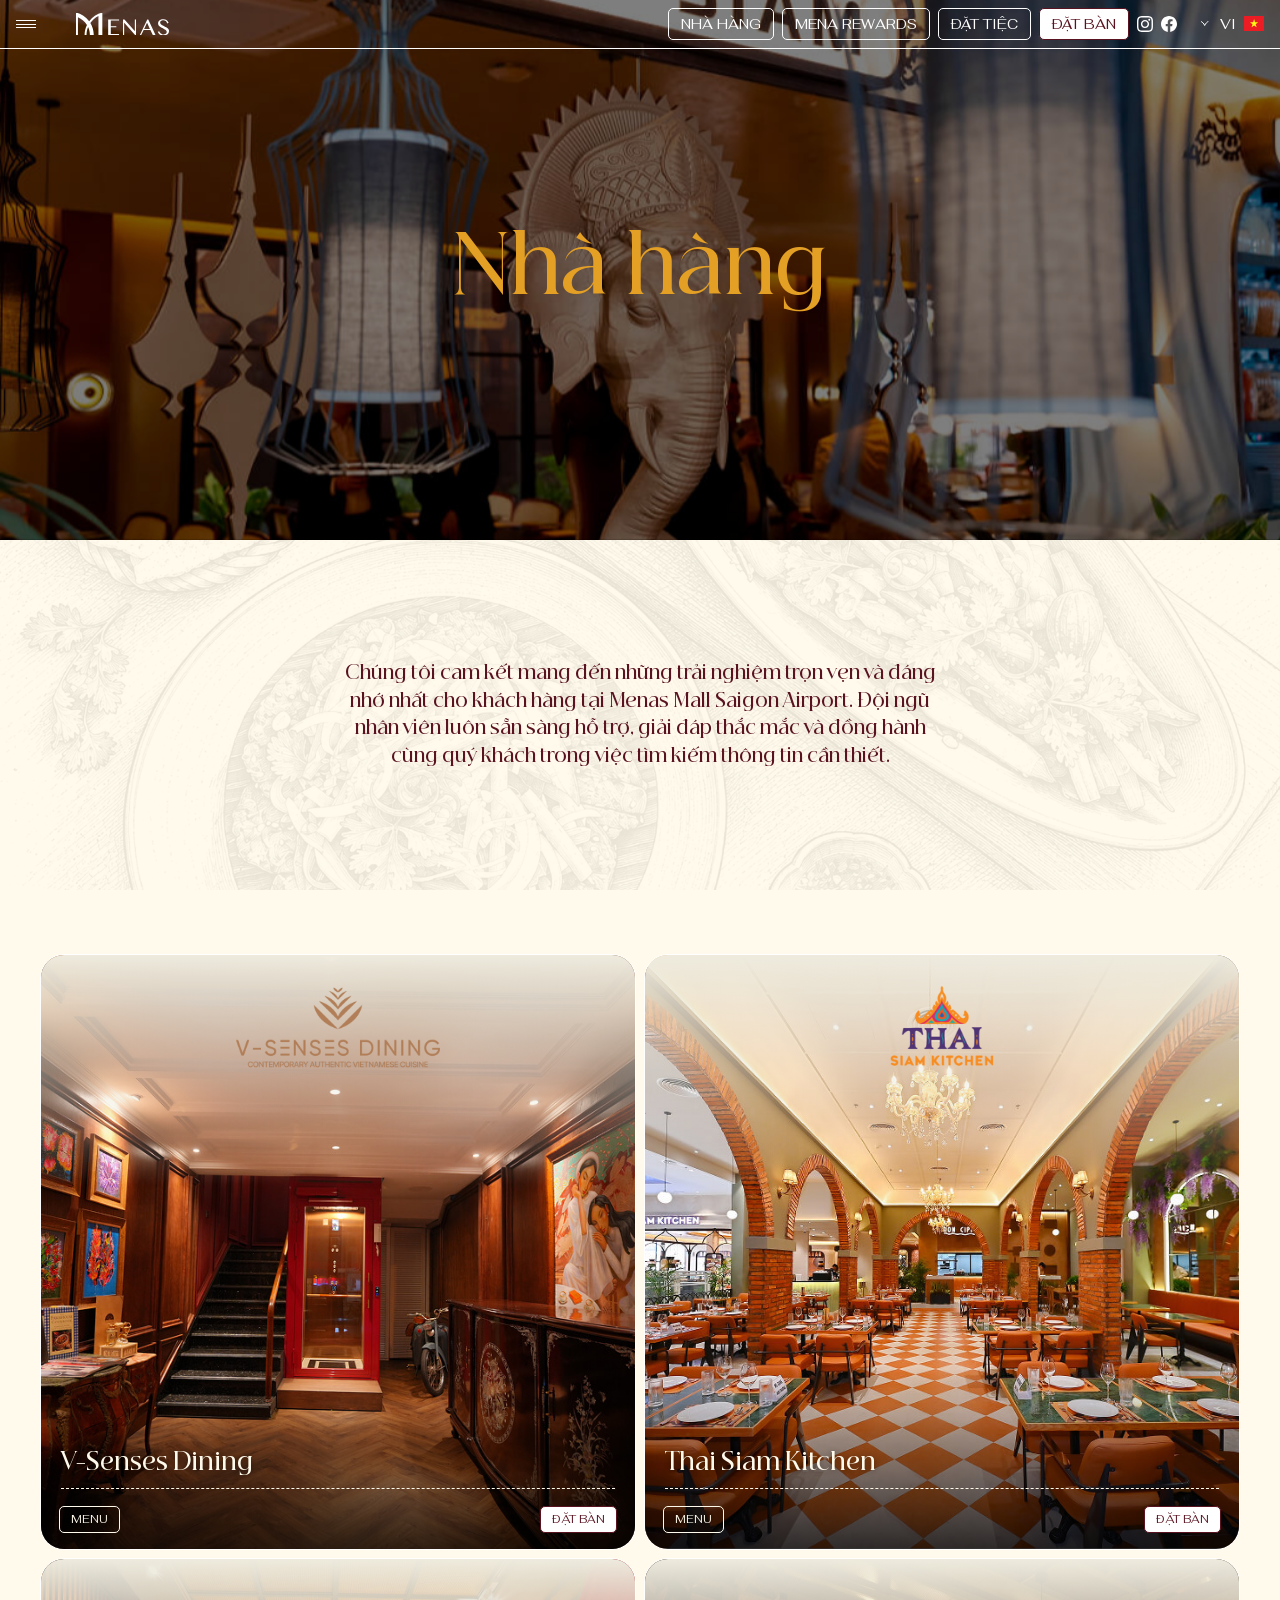
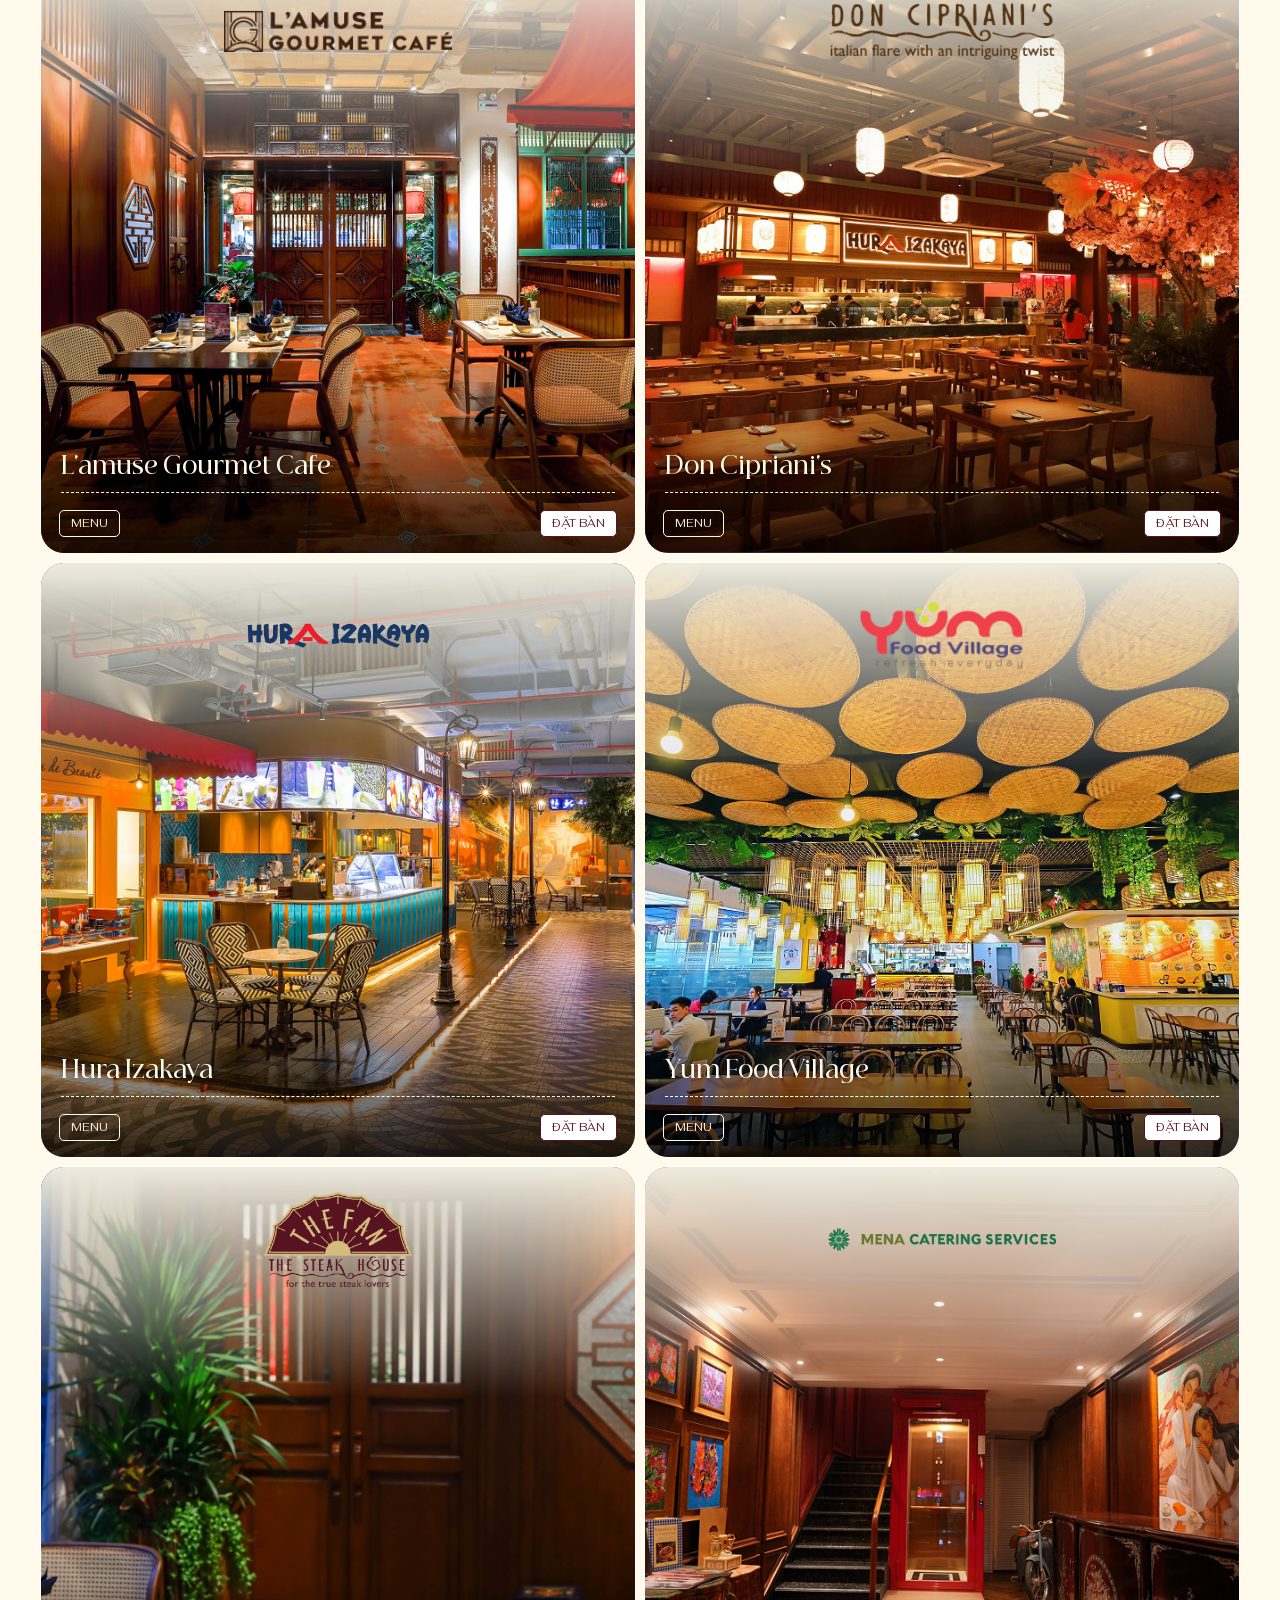
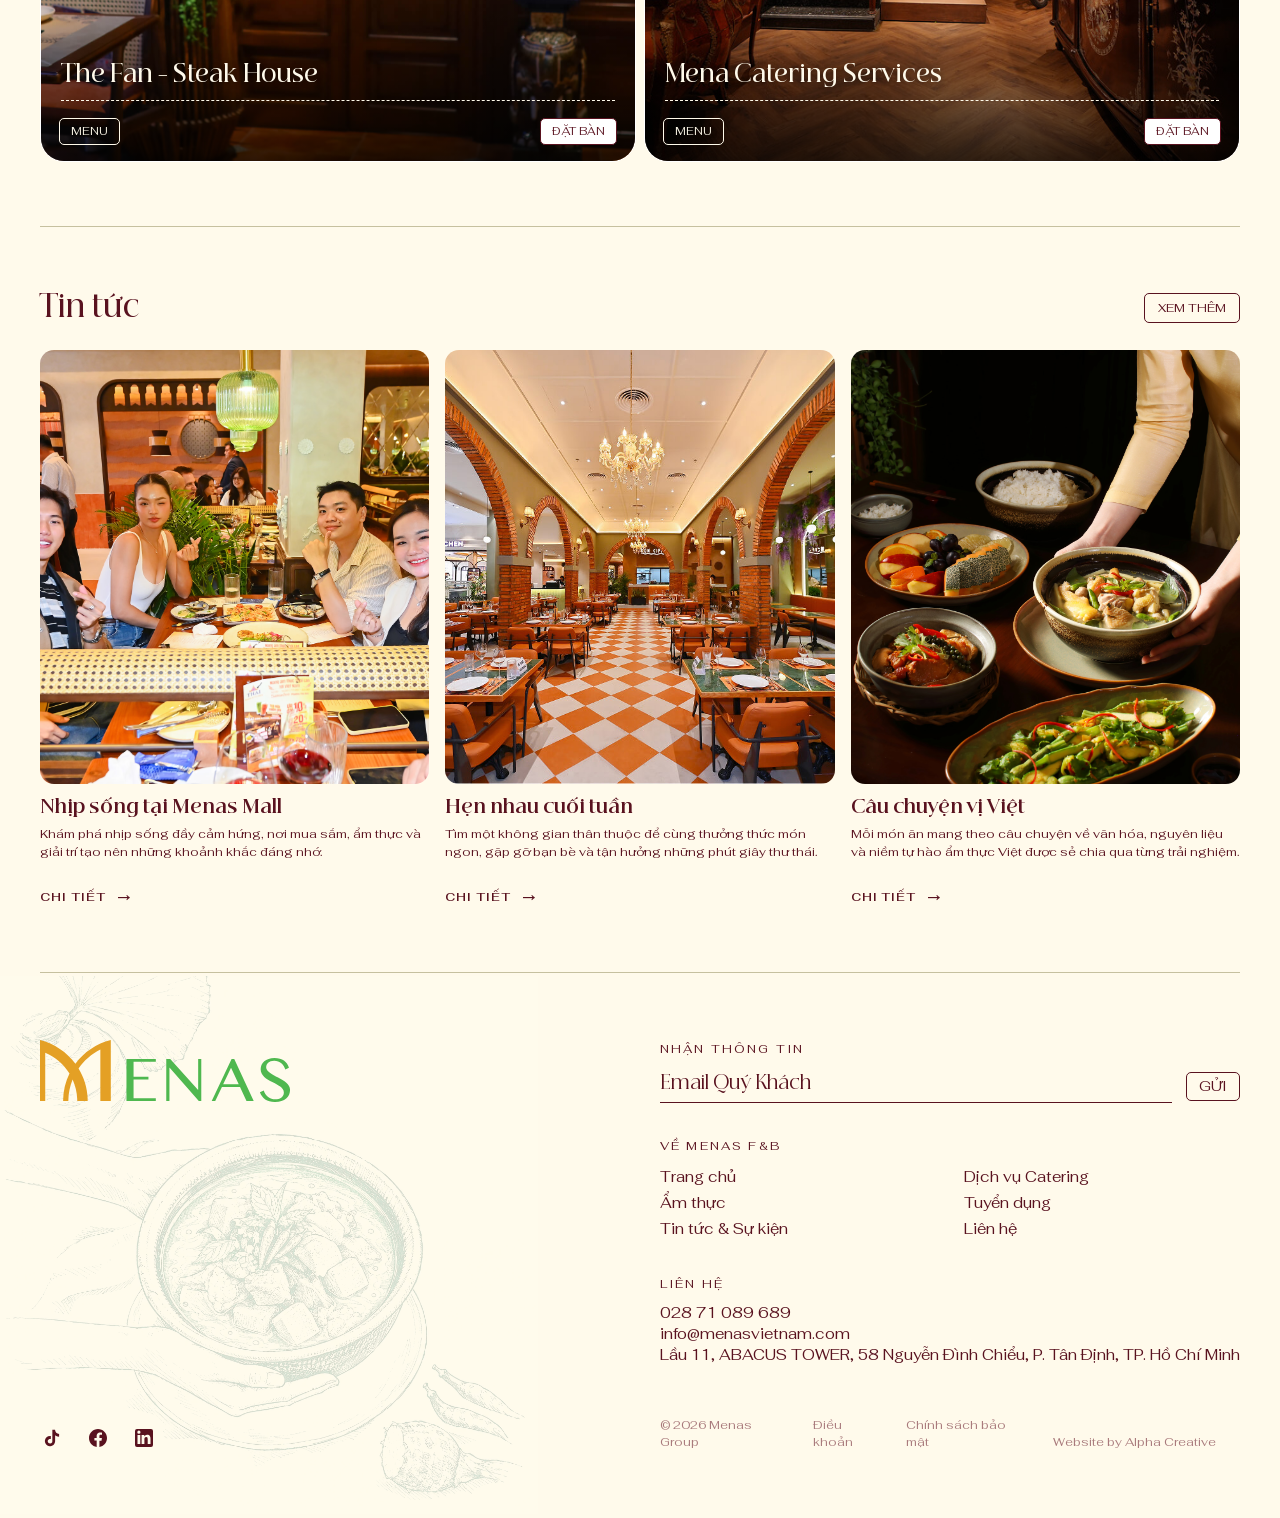
<file: dining.html>
<!doctype html>
<html lang="vi">
  <head>
    <meta charset="UTF-8" />
    <meta name="viewport" content="width=device-width, initial-scale=1.0" />
    <title>Nhà hàng | Menas</title>
    <link
      rel="icon"
      href="./assets/images/menas-favicon-min.png"
      type="image/png"
    />
    <link rel="stylesheet" href="./assets/libs/bootstrap.min.css" />
    <link rel="stylesheet" href="./assets/libs/lenis.css" />
    <link rel="stylesheet" href="./assets/libs/swiper-bundle.min.css" />
    <link rel="stylesheet" href="./assets/fonts/BeautiqueDisplay/font.css" />
    <link rel="stylesheet" href="./assets/fonts/Fahkwang/font.css" />
    <link
      rel="stylesheet"
      href="./assets/main/css/style.min.css?v=20261030-2"
    />
    <script>
      if ("scrollRestoration" in history) history.scrollRestoration = "manual";
    </script>
  </head>
  <body>
    <script>
      fetch("./components/header.html")
        .then((response) => response.text())
        .then((data) => {
          document.getElementById("header").innerHTML = data;
          const currentSegment = (
            window.location.pathname.split("/").pop() || ""
          ).toLowerCase();
          document.querySelectorAll(".header-menu ul>li>a").forEach((link) => {
            const linkSegment = (link.getAttribute("href") || "")
              .replace(/^\.\//, "")
              .split("/")
              .pop()
              .toLowerCase();
            if (linkSegment === currentSegment) link.classList.add("active");
          });
        });
    </script>
    <header id="header" class="header position-fixed"></header>
    <main>
      <section class="banner short-height">
        <div class="banner-inner">
          <div class="banner-slider">
            <div class="swiper swiper-banner">
              <div class="swiper-wrapper">
                <div class="swiper-slide">
                  <div class="banner-image">
                    <img
                      src="./assets/images/del/img-1.jpg"
                      alt="Không gian nhà hàng Menas"
                    />
                  </div>
                </div>
              </div>
            </div>
          </div>
          <h1
            class="banner-content font-heading color-primary heading-1 text-center fw-500"
            el-txt-line-auto-banner
          >
            Nhà hàng
          </h1>
        </div>
      </section>

      <section
        class="intro-desc style-section"
        aria-label="Giới thiệu nhà hàng Menas"
      >
        <div class="intro-desc-inner">
          <p class="intro-desc-copy b1 font-heading color-third">
            Chúng tôi cam kết mang đến những trải nghiệm trọn vẹn và đáng nhớ
            nhất cho khách hàng tại Menas Mall Saigon Airport. Đội ngũ nhân viên
            luôn sẵn sàng hỗ trợ, giải đáp thắc mắc và đồng hành cùng quý khách
            trong việc tìm kiếm thông tin cần thiết.
          </p>
        </div>
      </section>

      <section class="restaurants style-section">
        <div class="restaurants-inner">
          <div class="restaurants-grid">
            <div class="restaurant-card">
              <a
                class="restaurant-card-link"
                href="./dining-detail.html"
                aria-label="V-Senses Dining"
              ></a>
              <div class="restaurant-card-image">
                <img
                  src="./assets/images/del/img-2.jpg"
                  alt="Không gian V-Senses Dining"
                />
              </div>
              <div class="restaurant-card-logo-wrap">
                <img
                  class="restaurant-card-logo"
                  src="./assets/images/del/logo-restaurant/1.svg"
                  alt="V-Senses Dining"
                />
              </div>
              <h3 class="heading-4">V-Senses Dining</h3>
              <div class="restaurant-card-actions">
                <a href="#menu-v-senses">MENU</a
                ><a
                  class="btn-global btn-bg"
                  href="https://booking.menasdining.com/"
                  >Đặt bàn</a
                >
              </div>
            </div>
            <div class="restaurant-card">
              <a
                class="restaurant-card-link"
                href="./dining-detail.html"
                aria-label="Thai Siam Kitchen"
              ></a>
              <div class="restaurant-card-image">
                <img
                  src="./assets/images/del/img-3.jpg"
                  alt="Không gian Thai Siam Kitchen"
                />
              </div>
              <div class="restaurant-card-logo-wrap">
                <img
                  class="restaurant-card-logo"
                  src="./assets/images/del/logo-restaurant/2.svg"
                  alt="Thai Siam Kitchen"
                />
              </div>
              <h3 class="heading-4">Thai Siam Kitchen</h3>
              <div class="restaurant-card-actions">
                <a href="#menu-thai-siam">MENU</a
                ><a
                  class="btn-global btn-bg"
                  href="https://booking.menasdining.com/"
                  >Đặt bàn</a
                >
              </div>
            </div>
            <div class="restaurant-card">
              <a
                class="restaurant-card-link"
                href="./dining-detail.html"
                aria-label="L'amuse Gourmet Cafe"
              ></a>
              <div class="restaurant-card-image">
                <img
                  src="./assets/images/del/img-4.jpg"
                  alt="Không gian L'amuse Gourmet Cafe"
                />
              </div>
              <div class="restaurant-card-logo-wrap">
                <img
                  class="restaurant-card-logo"
                  src="./assets/images/del/logo-restaurant/3.svg"
                  alt="L'amuse Gourmet Cafe"
                />
              </div>
              <h3 class="heading-4">L'amuse Gourmet Cafe</h3>
              <div class="restaurant-card-actions">
                <a href="#menu-lamuse">MENU</a
                ><a
                  class="btn-global btn-bg"
                  href="https://booking.menasdining.com/"
                  >Đặt bàn</a
                >
              </div>
            </div>
            <div class="restaurant-card">
              <a
                class="restaurant-card-link"
                href="./dining-detail.html"
                aria-label="Don Cipriani's"
              ></a>
              <div class="restaurant-card-image">
                <img
                  src="./assets/images/del/img-5.jpg"
                  alt="Không gian Don Cipriani's"
                />
              </div>
              <div class="restaurant-card-logo-wrap">
                <img
                  class="restaurant-card-logo"
                  src="./assets/images/del/logo-restaurant/4.svg"
                  alt="Don Cipriani's"
                />
              </div>
              <h3 class="heading-4">Don Cipriani's</h3>
              <div class="restaurant-card-actions">
                <a href="#menu-ciprianis">MENU</a
                ><a
                  class="btn-global btn-bg"
                  href="https://booking.menasdining.com/"
                  >Đặt bàn</a
                >
              </div>
            </div>
            <div class="restaurant-card">
              <a
                class="restaurant-card-link"
                href="./dining-detail.html"
                aria-label="Hura Izakaya"
              ></a>
              <div class="restaurant-card-image">
                <img
                  src="./assets/images/del/img-6.jpg"
                  alt="Không gian Hura Izakaya"
                />
              </div>
              <div class="restaurant-card-logo-wrap">
                <img
                  class="restaurant-card-logo"
                  src="./assets/images/del/logo-restaurant/5.svg"
                  alt="Hura Izakaya"
                />
              </div>
              <h3 class="heading-4">Hura Izakaya</h3>
              <div class="restaurant-card-actions">
                <a href="#menu-hura">MENU</a
                ><a
                  class="btn-global btn-bg"
                  href="https://booking.menasdining.com/"
                  >Đặt bàn</a
                >
              </div>
            </div>
            <div class="restaurant-card">
              <a
                class="restaurant-card-link"
                href="./dining-detail.html"
                aria-label="Yum Food Village"
              ></a>
              <div class="restaurant-card-image">
                <img
                  src="./assets/images/del/img-7.jpg"
                  alt="Không gian Yum Food Village"
                />
              </div>
              <div class="restaurant-card-logo-wrap">
                <img
                  class="restaurant-card-logo"
                  src="./assets/images/del/logo-restaurant/6.svg"
                  alt="Yum Food Village"
                />
              </div>
              <h3 class="heading-4">Yum Food Village</h3>
              <div class="restaurant-card-actions">
                <a href="#menu-yum">MENU</a
                ><a
                  class="btn-global btn-bg"
                  href="https://booking.menasdining.com/"
                  >Đặt bàn</a
                >
              </div>
            </div>
            <div class="restaurant-card">
              <a
                class="restaurant-card-link"
                href="./dining-detail.html"
                aria-label="The Fan Steak House"
              ></a>
              <div class="restaurant-card-image">
                <img
                  src="./assets/images/del/img.jpg"
                  alt="Không gian The Fan Steak House"
                />
              </div>
              <div class="restaurant-card-logo-wrap">
                <img
                  class="restaurant-card-logo"
                  src="./assets/images/del/logo-restaurant/7.svg"
                  alt="The Fan Steak House"
                />
              </div>
              <h3 class="heading-4">The Fan - Steak House</h3>
              <div class="restaurant-card-actions">
                <a href="#menu-the-fan">MENU</a
                ><a
                  class="btn-global btn-bg"
                  href="https://booking.menasdining.com/"
                  >Đặt bàn</a
                >
              </div>
            </div>
            <div class="restaurant-card">
              <a
                class="restaurant-card-link"
                href="./dining-detail.html"
                aria-label="Mena Catering Services"
              ></a>
              <div class="restaurant-card-image">
                <img
                  src="./assets/images/del/img-2.jpg"
                  alt="Dịch vụ Mena Catering"
                />
              </div>
              <div class="restaurant-card-logo-wrap">
                <img
                  class="restaurant-card-logo"
                  src="./assets/images/del/logo-restaurant/8.svg"
                  alt="Mena Catering Services"
                />
              </div>
              <h3 class="heading-4">Mena Catering Services</h3>
              <div class="restaurant-card-actions">
                <a href="#menu-catering">MENU</a
                ><a
                  class="btn-global btn-bg"
                  href="https://booking.menasdining.com/"
                  >Đặt bàn</a
                >
              </div>
            </div>
          </div>
        </div>
      </section>
      <section
        class="sectionNews2 style-section"
        aria-labelledby="sectionNews2-title"
      >
        <div class="sectionNews2-inner">
          <div class="sectionNews2-heading">
            <h2
              class="sectionNews2-title heading-3 font-heading color-third"
              id="sectionNews2-title"
            >
              Tin tức
            </h2>
            <a class="sectionNews2-all b4" href="./tin-tuc.html">Xem thêm</a>
          </div>
          <div class="sectionNews2-slider swiper">
            <div class="sectionNews2-list swiper-wrapper">
              <div class="cardNews2 swiper-slide">
                <a class="cardNews2-image" href="./news-detail.html"
                  ><img
                    src="./assets/images/del/moment-5.avif"
                    alt="Không gian ẩm thực tại Menas"
                /></a>
                <h3 class="cardNews2-title b1 font-heading">
                  <a href="./news-detail.html">Nhịp sống tại Menas Mall</a>
                </h3>
                <p class="cardNews2-description b4">
                  Khám phá nhịp sống đầy cảm hứng, nơi mua sắm, ẩm thực và giải
                  trí tạo nên những khoảnh khắc đáng nhớ.
                </p>
                <a class="cardNews2-readmore b4" href="./news-detail.html"
                  >CHI TIẾT <span aria-hidden="true">→</span></a
                >
              </div>
              <div class="cardNews2 swiper-slide">
                <a class="cardNews2-image" href="./news-detail.html"
                  ><img
                    src="./assets/images/del/img-3.jpg"
                    alt="Không gian nhà hàng Menas"
                /></a>
                <h3 class="cardNews2-title b1 font-heading">
                  <a href="./news-detail.html">Hẹn nhau cuối tuần</a>
                </h3>
                <p class="cardNews2-description b4">
                  Tìm một không gian thân thuộc để cùng thưởng thức món ngon,
                  gặp gỡ bạn bè và tận hưởng những phút giây thư thái.
                </p>
                <a class="cardNews2-readmore b4" href="./news-detail.html"
                  >CHI TIẾT <span aria-hidden="true">→</span></a
                >
              </div>
              <div class="cardNews2 swiper-slide">
                <a class="cardNews2-image" href="./news-detail.html"
                  ><img
                    src="./assets/images/del/moment-2.avif"
                    alt="Món ăn tại nhà hàng Menas"
                /></a>
                <h3 class="cardNews2-title b1 font-heading">
                  <a href="./news-detail.html">Câu chuyện vị Việt</a>
                </h3>
                <p class="cardNews2-description b4">
                  Mỗi món ăn mang theo câu chuyện về văn hóa, nguyên liệu và
                  niềm tự hào ẩm thực Việt được sẻ chia qua từng trải nghiệm.
                </p>
                <a class="cardNews2-readmore b4" href="./news-detail.html"
                  >CHI TIẾT <span aria-hidden="true">→</span></a
                >
              </div>
            </div>
            <div class="sectionNews2-controls" aria-label="Điều hướng tin tức">
              <button
                class="sectionNews2-arrow sectionNews2-prev"
                type="button"
                aria-label="Tin trước"
              >
                ←
              </button>
              <button
                class="sectionNews2-arrow sectionNews2-next"
                type="button"
                aria-label="Tin tiếp theo"
              >
                →
              </button>
            </div>
          </div>
        </div>
      </section>
    </main>
    <script>
      fetch("./components/footer.html")
        .then((response) => response.text())
        .then((data) => {
          document.getElementById("footer").innerHTML = data;
        });
    </script>
    <footer id="footer" class="style-section"></footer>
    <script src="./assets/libs/jquery-3.7.1.js"></script>
    <script src="./assets/libs/lenis.min.js"></script>
    <script src="./assets/libs/gsap.min.js"></script>
    <script src="./assets/libs/ScrollTrigger.min.js"></script>
    <script src="./assets/libs/SplitText.min.js"></script>
    <script src="./assets/libs/bootstrap.bundle.min.js"></script>
    <script src="./assets/libs/swiper-bundle.min.js"></script>
    <script>
      (() => {
        const container = document.querySelector(".sectionNews2-slider");
        const mobile = window.matchMedia("(max-width: 767px)");
        let newsSwiper;
        const syncNewsSlider = () => {
          if (mobile.matches && !newsSwiper) {
            newsSwiper = new Swiper(container, {
              slidesPerView: 1.12,
              spaceBetween: 12,
              speed: 650,
              navigation: {
                nextEl: ".sectionNews2-next",
                prevEl: ".sectionNews2-prev"
              }
            });
          } else if (!mobile.matches && newsSwiper) {
            newsSwiper.destroy(true, true);
            newsSwiper = undefined;
          }
        };
        syncNewsSlider();
        mobile.addEventListener("change", syncNewsSlider);
      })();
    </script>
    <script type="module" src="./assets/main/js/script.min.js"></script>
    <script type="module" src="./assets/main/js/home.min.js"></script>
  </body>
</html>
</file>
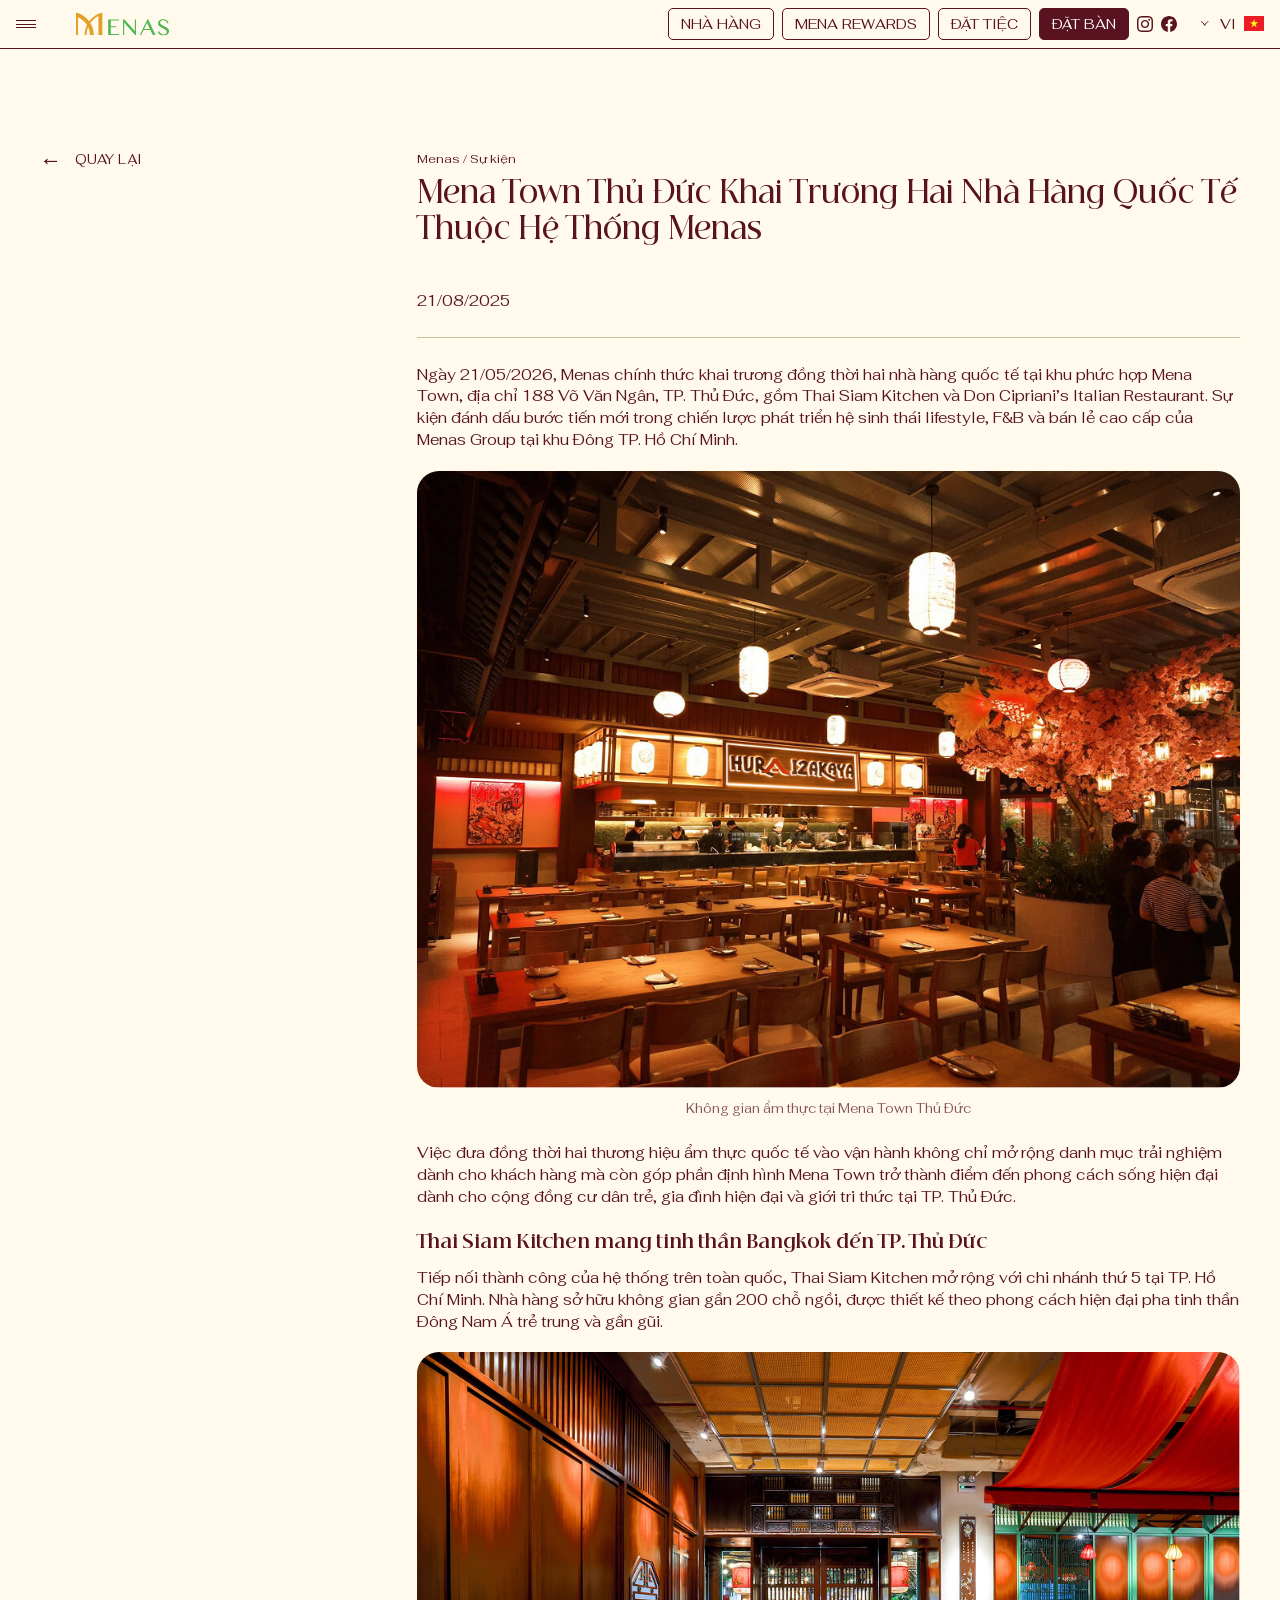
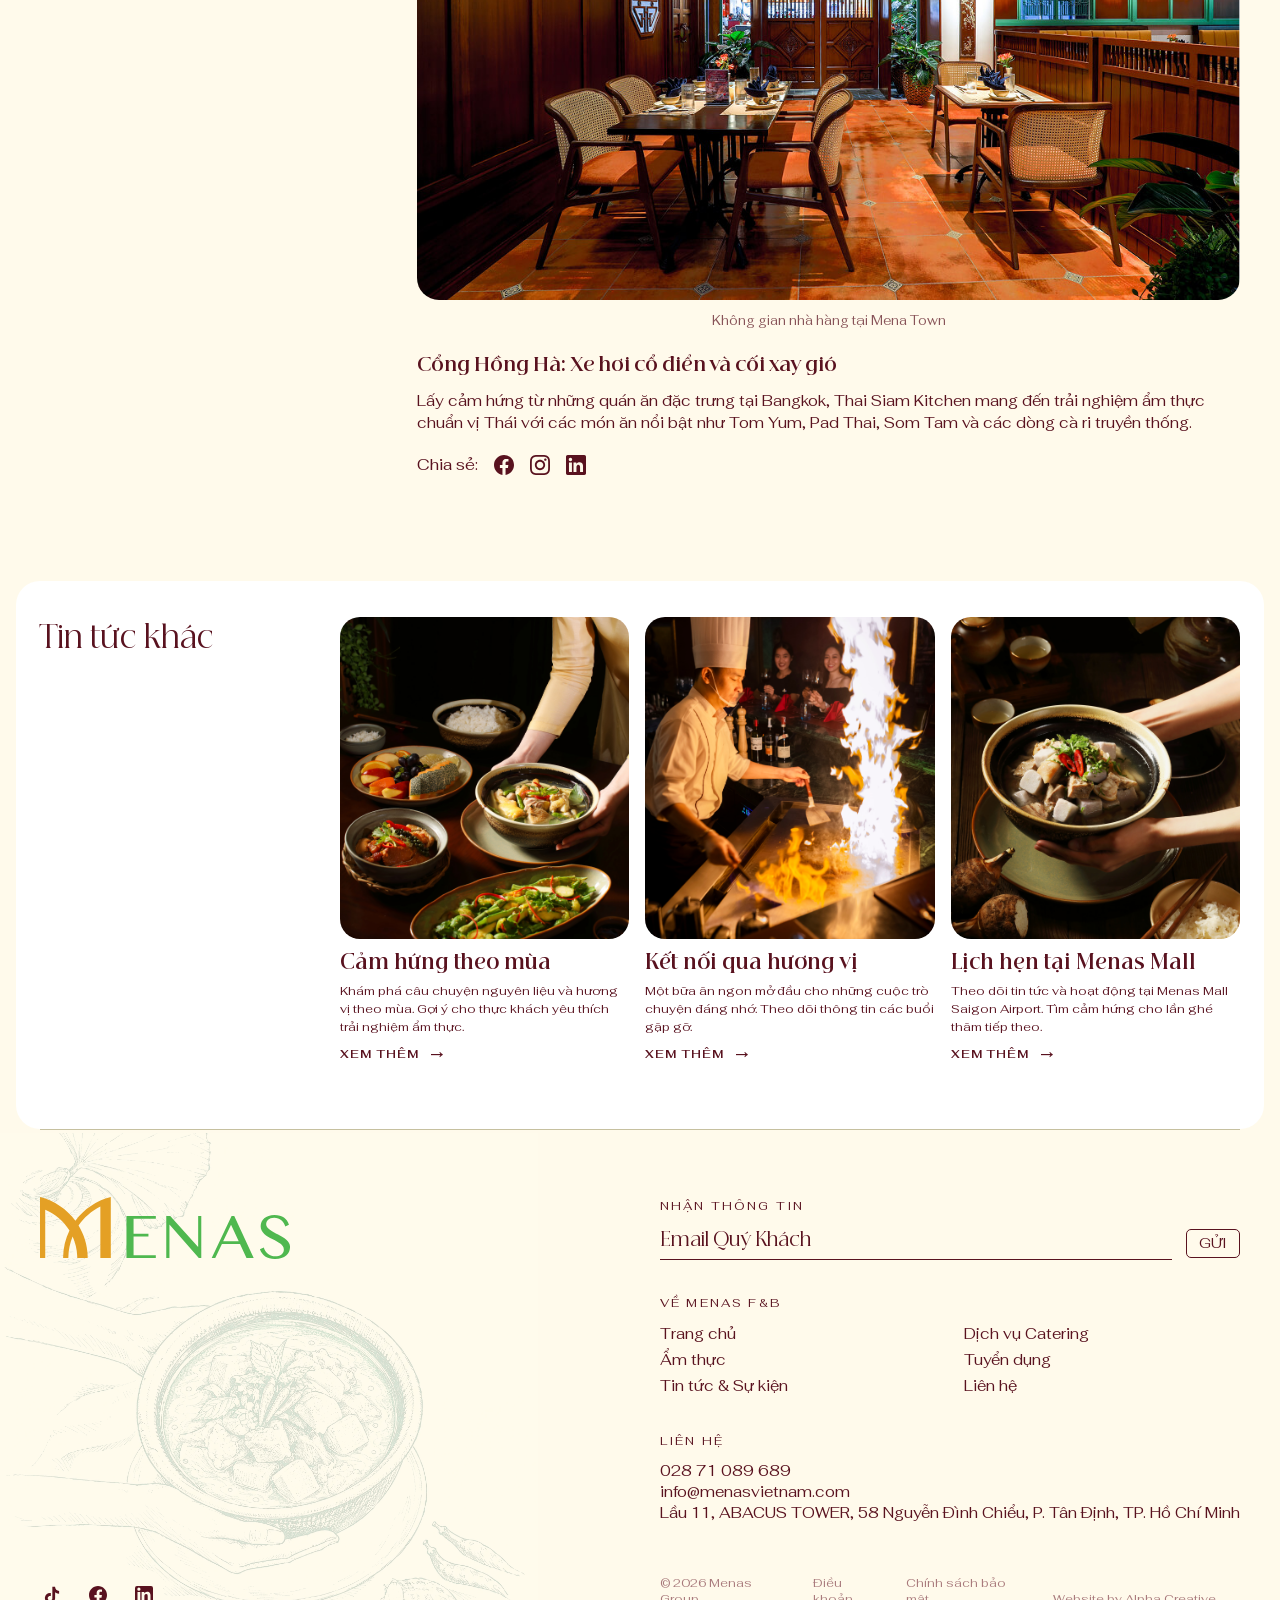
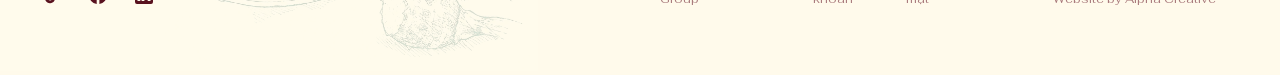
<file: news-detail.html>
<!doctype html>
<html lang="vi">
  <head>
    <meta charset="UTF-8" />
    <meta name="viewport" content="width=device-width, initial-scale=1.0" />
    <title>Tin tức | Menas</title>
    <link
      rel="icon"
      href="./assets/images/menas-favicon-min.png"
      type="image/png"
    />
    <link rel="stylesheet" href="./assets/libs/bootstrap.min.css" />
    <link rel="stylesheet" href="./assets/libs/lenis.css" />
    <link rel="stylesheet" href="./assets/fonts/BeautiqueDisplay/font.css" />
    <link rel="stylesheet" href="./assets/fonts/Fahkwang/font.css" />
    <link
      rel="stylesheet"
      href="./assets/main/css/style.min.css?v=20261102-2"
    />
    <script>
      if ("scrollRestoration" in history) history.scrollRestoration = "manual";
    </script>
  </head>
  <body class="news-detail-page">
    <script>
      fetch("./components/header.html")
        .then((response) => response.text())
        .then((data) => {
          document.getElementById("header").innerHTML = data;
        });
    </script>
    <header id="header" class="header header-default position-fixed"></header>

    <main>
      <section class="newsDetail" aria-labelledby="newsDetail-title">
        <div class="newsDetail-layout">
          <a class="newsDetail-back" href="./news.html" data-history-back
            ><span aria-hidden="true">←</span> Quay lại</a
          >
          <article class="newsDetail-article">
            <p class="newsDetail-category">Menas / Sự kiện</p>
            <h1 class="newsDetail-title heading-3 font-heading">
              Mena Town Thủ Đức Khai Trương Hai Nhà Hàng Quốc Tế Thuộc Hệ Thống
              Menas
            </h1>
            <div class="newsDetail-meta">
              <time class="newsDetail-date" datetime="2025-08-21"
                >21/08/2025</time
              >
            </div>

            <!-- Replace this article body with the content rendered by WordPress Classic Editor. -->
            <div class="newsDetail-content">
              <p>
                Ngày 21/05/2026, Menas chính thức khai trương đồng thời hai nhà
                hàng quốc tế tại khu phức hợp Mena Town, địa chỉ 188 Võ Văn
                Ngân, TP. Thủ Đức, gồm Thai Siam Kitchen và Don Cipriani’s
                Italian Restaurant. Sự kiện đánh dấu bước tiến mới trong chiến
                lược phát triển hệ sinh thái lifestyle, F&amp;B và bán lẻ cao
                cấp của Menas Group tại khu Đông TP. Hồ Chí Minh.
              </p>
              <figure>
                <img
                  src="./assets/images/del/img-5.jpg"
                  alt="Không gian bàn tiệc tại nhà hàng"
                />
                <figcaption>
                  Không gian ẩm thực tại Mena Town Thủ Đức
                </figcaption>
              </figure>
              <p>
                Việc đưa đồng thời hai thương hiệu ẩm thực quốc tế vào vận hành
                không chỉ mở rộng danh mục trải nghiệm dành cho khách hàng mà
                còn góp phần định hình Mena Town trở thành điểm đến phong cách
                sống hiện đại dành cho cộng đồng cư dân trẻ, gia đình hiện đại
                và giới tri thức tại TP. Thủ Đức.
              </p>
              <h2>Thai Siam Kitchen mang tinh thần Bangkok đến TP. Thủ Đức</h2>
              <p>
                Tiếp nối thành công của hệ thống trên toàn quốc, Thai Siam
                Kitchen mở rộng với chi nhánh thứ 5 tại TP. Hồ Chí Minh. Nhà
                hàng sở hữu không gian gần 200 chỗ ngồi, được thiết kế theo
                phong cách hiện đại pha tinh thần Đông Nam Á trẻ trung và gần
                gũi.
              </p>
              <figure>
                <img
                  src="./assets/images/del/img-4.jpg"
                  alt="Không gian nhà hàng Thai Siam Kitchen"
                />
                <figcaption>Không gian nhà hàng tại Mena Town</figcaption>
              </figure>
              <h2>Cổng Hồng Hà: Xe hơi cổ điển và cối xay gió</h2>
              <p>
                Lấy cảm hứng từ những quán ăn đặc trưng tại Bangkok, Thai Siam
                Kitchen mang đến trải nghiệm ẩm thực chuẩn vị Thái với các món
                ăn nổi bật như Tom Yum, Pad Thai, Som Tam và các dòng cà ri
                truyền thống.
              </p>
            </div>
            <div class="newsDetail-share" aria-label="Chia sẻ bài viết">
              <span>Chia sẻ:</span>
              <a
                href="https://www.facebook.com/sharer/sharer.php"
                target="_blank"
                rel="noopener noreferrer"
                aria-label="Chia sẻ lên Facebook"
              >
                <svg
                  width="20"
                  height="20"
                  viewBox="0 0 20 20"
                  fill="none"
                  xmlns="http://www.w3.org/2000/svg"
                >
                  <path
                    d="M10 0C15.5225 0 20 4.4775 20 10C20 14.9908 16.3433 19.1279 11.5625 19.8779V12.8906H13.8926L14.3359 10H11.5625V8.125C11.5625 8.07552 11.5642 8.02571 11.5674 7.97656C11.5737 7.87835 11.5862 7.78116 11.6064 7.68652C11.6165 7.63928 11.6287 7.59269 11.6426 7.54688L11.6904 7.41211C11.7343 7.30457 11.791 7.20338 11.8613 7.11035C11.9064 7.05073 11.9567 6.99427 12.0137 6.94238C12.2691 6.71015 12.6489 6.56252 13.1924 6.5625H14.4531V4.10156C14.4396 4.09927 13.8011 3.99079 13.0264 3.93652C12.7652 3.91823 12.4883 3.90625 12.2148 3.90625C11.8639 3.90626 11.5317 3.93951 11.2207 4.00391C10.9625 4.05737 10.7187 4.13188 10.4912 4.22852C10.3795 4.27597 10.2718 4.32904 10.168 4.38672C9.7021 4.64559 9.31737 5.00633 9.03027 5.46387C8.88123 5.70133 8.75953 5.9653 8.66504 6.25391C8.59767 6.45973 8.54358 6.67805 8.50586 6.90918C8.46051 7.18686 8.43754 7.48264 8.4375 7.7959V10H5.89844V12.8906H8.4375V19.8779C3.6567 19.1279 0 14.9908 0 10C0 4.4775 4.4775 0 10 0Z"
                    fill="currentColor"
                  />
                </svg>
              </a>
              <a
                href="https://www.instagram.com/"
                target="_blank"
                rel="noopener noreferrer"
                aria-label="Instagram"
              >
                <svg
                  width="20"
                  height="20"
                  viewBox="0 0 20 20"
                  fill="none"
                  xmlns="http://www.w3.org/2000/svg"
                >
                  <path
                    d="M10.0021 1.80121C12.6743 1.80121 12.991 1.81288 14.0421 1.85955C15.019 1.9029 15.5466 2.0671 15.8975 2.20379C16.3626 2.383 16.6985 2.60221 17.0469 2.94978C17.3978 3.30152 17.6128 3.63326 17.7929 4.09835C17.9296 4.45009 18.0938 4.98187 18.1363 5.95457C18.1838 7.00896 18.1955 7.32569 18.1955 9.99458C18.1955 12.6668 18.1838 12.9835 18.1363 14.0338C18.0938 15.0106 17.9296 15.5382 17.7929 15.89C17.6128 16.3551 17.3945 16.691 17.0469 17.0385C16.6951 17.3903 16.3626 17.6053 15.8975 17.7845C15.5466 17.9221 15.0148 18.0854 14.0421 18.1288C12.9869 18.1755 12.671 18.1871 10.0021 18.1871C7.32986 18.1871 7.01313 18.1755 5.96208 18.1288C4.98521 18.0854 4.4576 17.9221 4.10669 17.7845C3.64159 17.6053 3.30569 17.3861 2.95728 17.0385C2.60638 16.6868 2.39133 16.3551 2.21129 15.89C2.0746 15.5382 1.9104 15.0073 1.86789 14.0338C1.82038 12.9794 1.80871 12.6626 1.80871 9.99458C1.80871 7.32153 1.82038 7.00563 1.86789 5.95457C1.9104 4.9777 2.0746 4.45009 2.21129 4.09835C2.39133 3.63326 2.60971 3.29735 2.95728 2.94978C3.30902 2.59804 3.64159 2.383 4.10669 2.20379C4.4576 2.0671 4.98937 1.9029 5.96208 1.85955C7.01313 1.81288 7.32986 1.80121 10.0021 1.80121ZM10.0021 0C7.28652 0 6.94645 0.0116691 5.88039 0.0583455C4.81767 0.105855 4.08668 0.277558 3.45405 0.523442C2.79392 0.780996 2.23463 1.12107 1.68035 1.68035C1.12107 2.23463 0.78183 2.79392 0.523442 3.44989C0.277558 4.08668 0.105855 4.8135 0.0583455 5.87622C0.0116691 6.94645 0 7.28652 0 10.0021C0 12.7176 0.0116691 13.0577 0.0583455 14.1238C0.105855 15.1865 0.277558 15.9175 0.523442 16.5501C0.78183 17.2103 1.12107 17.7695 1.68035 18.3238C2.23463 18.8789 2.79392 19.2223 3.44989 19.4766C4.08668 19.7224 4.8135 19.895 5.87622 19.9417C6.94311 19.9883 7.28235 20 9.99792 20C12.7135 20 13.0536 19.9883 14.1204 19.9417C15.1832 19.895 15.9133 19.7224 16.5468 19.4766C17.2028 19.2223 17.7612 18.8789 18.3163 18.3238C18.8714 17.7695 19.2148 17.2103 19.4691 16.5543C19.7149 15.9175 19.8866 15.1907 19.9342 14.1279C19.9808 13.0611 19.9925 12.721 19.9925 10.0063C19.9925 7.29069 19.9808 6.95061 19.9342 5.88373C19.8866 4.821 19.7149 4.09085 19.4691 3.45739C19.2232 2.79392 18.8831 2.23463 18.3238 1.68035C17.7695 1.12523 17.2103 0.78183 16.5543 0.52761C15.9175 0.281725 15.1907 0.109189 14.1279 0.062513C13.0577 0.0116691 12.7176 0 10.0021 0Z"
                    fill="currentColor"
                  />
                  <path
                    d="M10.002 4.86426C7.16557 4.86426 4.86426 7.16557 4.86426 10.002C4.86426 12.8384 7.16557 15.1397 10.002 15.1397C12.8384 15.1397 15.1397 12.8384 15.1397 10.002C15.1397 7.16557 12.8384 4.86426 10.002 4.86426ZM10.002 13.3344C8.16161 13.3344 6.66963 11.8424 6.66963 10.002C6.66963 8.16161 8.16161 6.66963 10.002 6.66963C11.8424 6.66963 13.3344 8.16161 13.3344 10.002C13.3344 11.8424 11.8424 13.3344 10.002 13.3344Z"
                    fill="currentColor"
                  />
                  <path
                    d="M16.5424 4.66035C16.5424 5.32466 16.0031 5.85977 15.343 5.85977C14.6787 5.85977 14.1436 5.32133 14.1436 4.66035C14.1436 3.99688 14.6828 3.46094 15.343 3.46094C16.0031 3.46094 16.5424 4.00022 16.5424 4.66035Z"
                    fill="currentColor"
                  />
                </svg>
              </a>
              <a
                href="https://www.linkedin.com/sharing/share-offsite/"
                target="_blank"
                rel="noopener noreferrer"
                aria-label="Chia sẻ lên LinkedIn"
              >
                <svg
                  width="20"
                  height="20"
                  viewBox="0 0 20 20"
                  fill="none"
                  xmlns="http://www.w3.org/2000/svg"
                >
                  <path
                    d="M1.66667 0C0.746189 0 0 0.746187 0 1.66667V18.3333C0 19.2538 0.746189 20 1.66667 20H18.3333C19.2537 20 20 19.2538 20 18.3333V1.66667C20 0.746187 19.2537 0 18.3333 0H1.66667ZM6.13417 4.44748C6.14043 5.50998 5.34512 6.16466 4.40137 6.15998C3.5123 6.15529 2.7373 5.44748 2.74199 4.44904C2.74668 3.50998 3.48887 2.75528 4.45293 2.77716C5.43106 2.79904 6.14043 3.51623 6.13417 4.44748ZM10.3108 7.51308H7.51079H7.50922V17.024H10.4686V16.8022C10.4686 16.38 10.4682 15.9578 10.4679 15.5355C10.467 14.409 10.466 13.2813 10.4718 12.1552C10.4733 11.8818 10.4858 11.5975 10.5561 11.3365C10.8201 10.3615 11.6967 9.73181 12.6749 9.88656C13.303 9.9849 13.7186 10.349 13.8936 10.9412C14.0014 11.3115 14.0499 11.7099 14.0546 12.0959C14.0672 13.2599 14.0654 14.4239 14.0637 15.588C14.063 15.9989 14.0623 16.41 14.0623 16.8209V17.0225H17.0311V16.7943C17.0311 16.2922 17.0309 15.79 17.0306 15.2879C17.03 14.0329 17.0293 12.7779 17.0327 11.5225C17.0342 10.9552 16.9733 10.3959 16.8342 9.84748C16.6264 9.03181 16.1967 8.35681 15.4983 7.86935C15.003 7.52245 14.4592 7.29902 13.8514 7.27402C13.7822 7.27113 13.7124 7.26737 13.6423 7.26358C13.3316 7.24678 13.0157 7.22972 12.7186 7.28963C11.8686 7.45995 11.1217 7.84902 10.5577 8.53489C10.4921 8.61356 10.428 8.69348 10.3323 8.81264L10.3108 8.83964V7.51308ZM2.9796 17.0272H5.92491V7.51927H2.9796V17.0272Z"
                    fill-rule="evenodd"
                    clip-rule="evenodd"
                    fill="currentColor"
                  />
                </svg>
              </a>
            </div>
          </article>
        </div>
      </section>

      <section class="relatedPost" aria-labelledby="relatedPost-title">
        <div class="relatedPost-inner">
          <h2 class="relatedPost-title" id="relatedPost-title">Tin tức khác</h2>
          <div class="relatedPost-list">
            <div class="relatedPost-track">
              <div class="cardNews2">
                <a class="cardNews2-image" href="./news-detail.html"
                  ><img
                    src="./assets/images/del/moment-2.avif"
                    alt="Chú chó trên cầu thang tại Menas"
                /></a>
                <h3 class="cardNews2-title b1 font-heading">
                  <a href="./news-detail.html">Cảm hứng theo mùa</a>
                </h3>
                <p class="cardNews2-description b4">
                  Khám phá câu chuyện nguyên liệu và hương vị theo mùa. Gợi ý
                  cho thực khách yêu thích trải nghiệm ẩm thực.
                </p>
                <a class="cardNews2-readmore b4" href="./news-detail.html"
                  >XEM THÊM <span aria-hidden="true">→</span></a
                >
              </div>
              <div class="cardNews2">
                <a class="cardNews2-image" href="./news-detail.html"
                  ><img
                    src="./assets/images/del/moment-4.avif"
                    alt="Nhà hàng lung linh ánh đèn"
                /></a>
                <h3 class="cardNews2-title b1 font-heading">
                  <a href="./news-detail.html">Kết nối qua hương vị</a>
                </h3>
                <p class="cardNews2-description b4">
                  Một bữa ăn ngon mở đầu cho những cuộc trò chuyện đáng nhớ.
                  Theo dõi thông tin các buổi gặp gỡ.
                </p>
                <a class="cardNews2-readmore b4" href="./news-detail.html"
                  >XEM THÊM <span aria-hidden="true">→</span></a
                >
              </div>
              <div class="cardNews2">
                <a class="cardNews2-image" href="./news-detail.html"
                  ><img
                    src="./assets/images/del/moment-3.avif"
                    alt="Pizza tươi vừa chuẩn bị"
                /></a>
                <h3 class="cardNews2-title b1 font-heading">
                  <a href="./news-detail.html">Lịch hẹn tại Menas Mall</a>
                </h3>
                <p class="cardNews2-description b4">
                  Theo dõi tin tức và hoạt động tại Menas Mall Saigon Airport.
                  Tìm cảm hứng cho lần ghé thăm tiếp theo.
                </p>
                <a class="cardNews2-readmore b4" href="./news-detail.html"
                  >XEM THÊM <span aria-hidden="true">→</span></a
                >
              </div>
            </div>
          </div>
        </div>
      </section>
    </main>

    <script>
      fetch("./components/footer.html")
        .then((response) => response.text())
        .then((data) => {
          document.getElementById("footer").innerHTML = data;
        });
    </script>
    <footer id="footer" class="style-section"></footer>
    <script src="./assets/libs/jquery-3.7.1.js"></script>
    <script src="./assets/libs/lenis.min.js"></script>
    <script src="./assets/libs/gsap.min.js"></script>
    <script src="./assets/libs/ScrollTrigger.min.js"></script>
    <script src="./assets/libs/SplitText.min.js"></script>
    <script src="./assets/libs/bootstrap.bundle.min.js"></script>
    <script src="./assets/libs/swiper-bundle.min.js"></script>
    <script type="module" src="./assets/main/js/script.min.js"></script>
    <script type="module" src="./assets/main/js/home.min.js"></script>
    <script>
      document
        .querySelector("[data-history-back]")
        .addEventListener("click", (event) => {
          if (
            window.history.length > 1 &&
            document.referrer &&
            new URL(document.referrer).origin === window.location.origin
          ) {
            event.preventDefault();
            window.history.back();
          }
        });
    </script>
  </body>
</html>
</file>
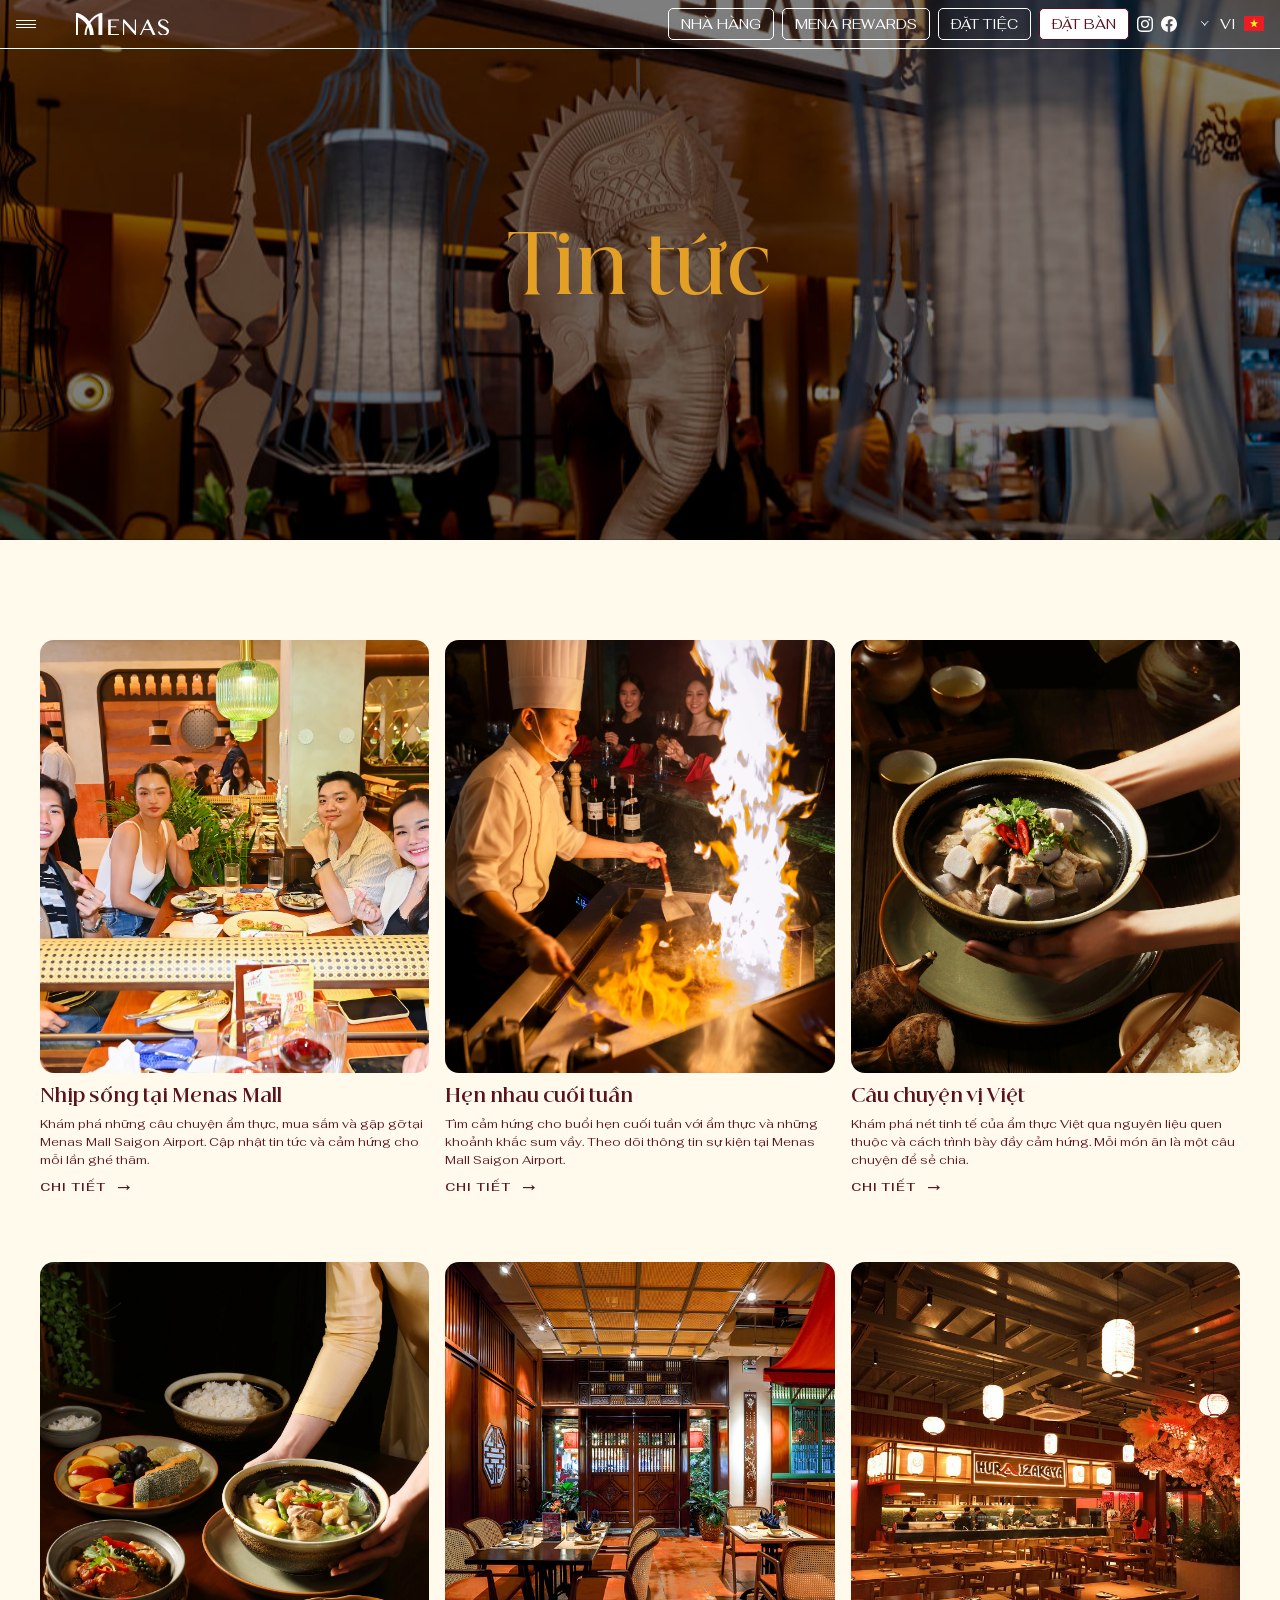
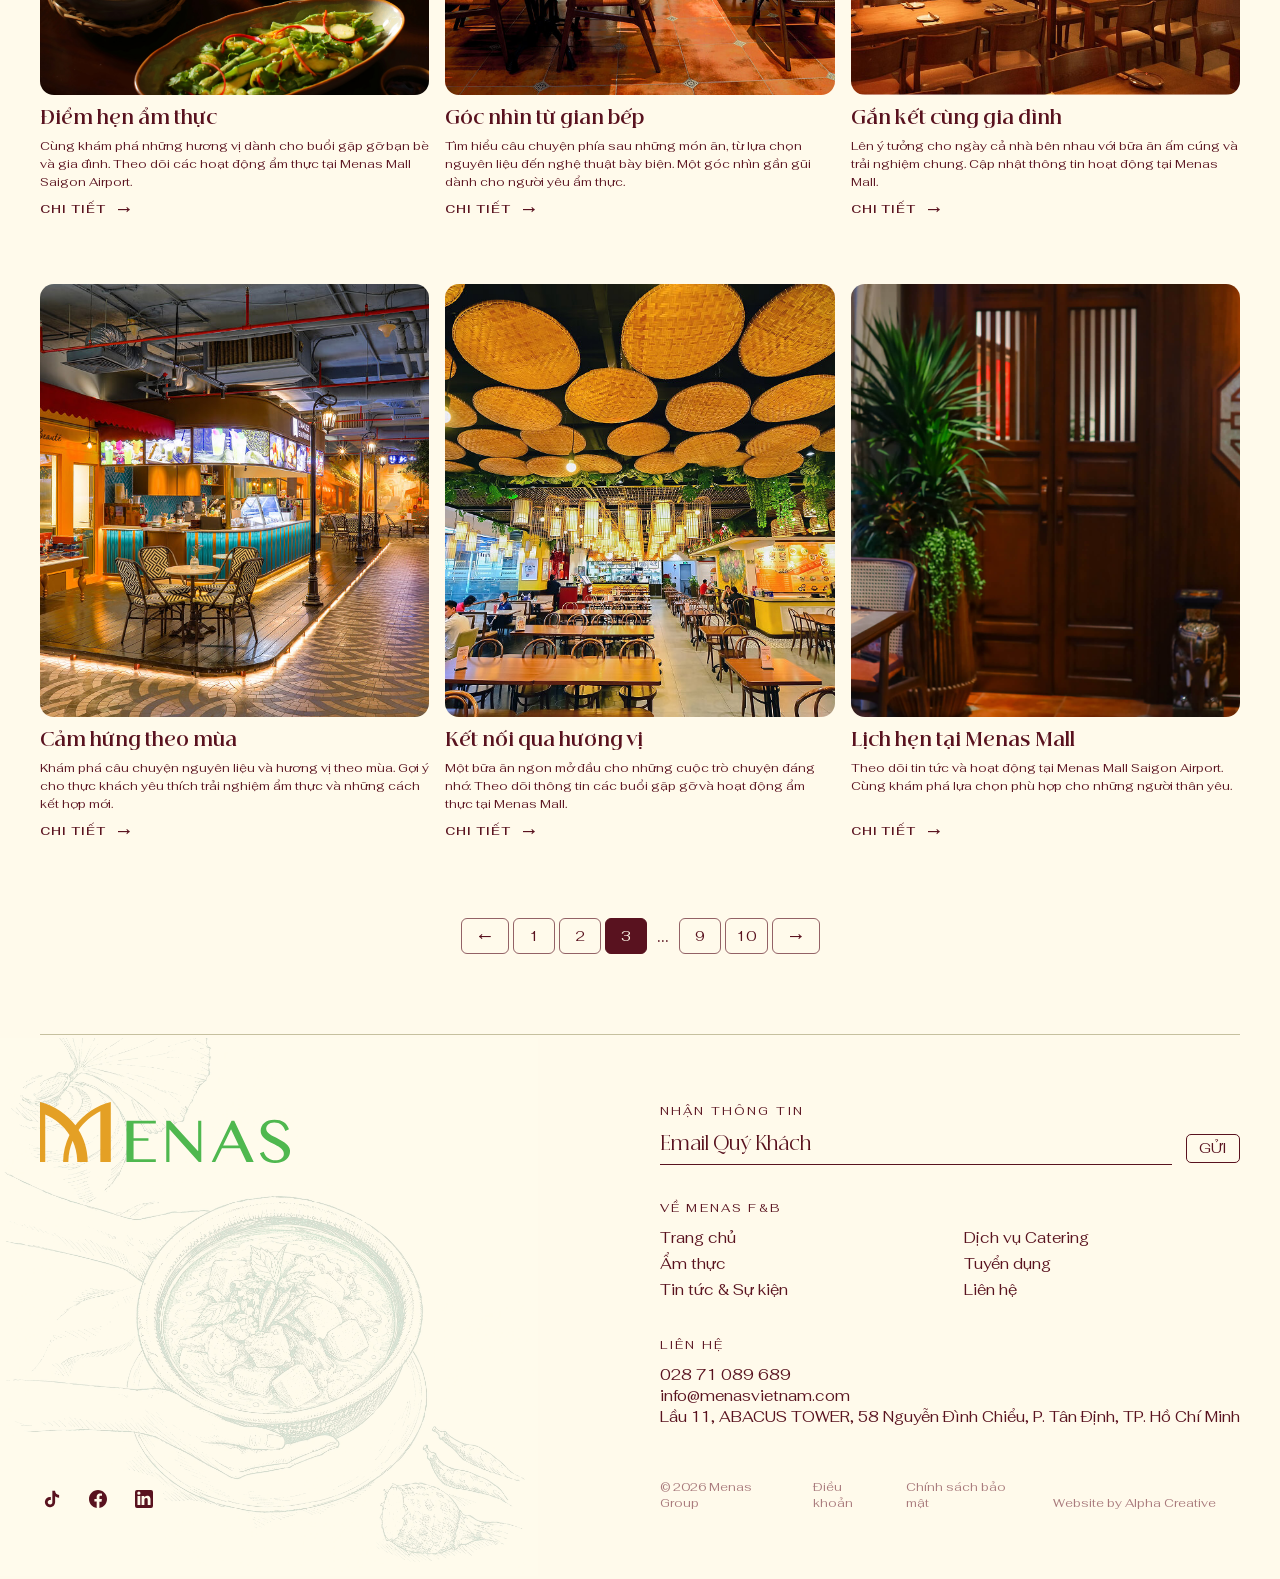
<file: news.html>
<!doctype html>
<html lang="vi">
  <head>
    <meta charset="UTF-8" />
    <meta name="viewport" content="width=device-width, initial-scale=1.0" />
    <title>Tin tức | Menas</title>
    <link
      rel="icon"
      href="./assets/images/menas-favicon-min.png"
      type="image/png"
    />
    <link rel="stylesheet" href="./assets/libs/bootstrap.min.css" />
    <link rel="stylesheet" href="./assets/libs/lenis.css" />
    <link rel="stylesheet" href="./assets/libs/swiper-bundle.min.css" />
    <link rel="stylesheet" href="./assets/fonts/BeautiqueDisplay/font.css" />
    <link rel="stylesheet" href="./assets/fonts/Fahkwang/font.css" />
    <link
      rel="stylesheet"
      href="./assets/main/css/style.min.css?v=20261031-1"
    />
    <script>
      if ("scrollRestoration" in history) history.scrollRestoration = "manual";
    </script>
  </head>
  <body>
    <script>
      fetch("./components/header.html")
        .then((response) => response.text())
        .then((data) => {
          document.getElementById("header").innerHTML = data;
          const currentSegment = (
            window.location.pathname.split("/").pop() || ""
          ).toLowerCase();
          document.querySelectorAll(".header-menu ul>li>a").forEach((link) => {
            const segment = (link.getAttribute("href") || "")
              .replace(/^\.\//, "")
              .split("/")
              .pop()
              .toLowerCase();
            if (segment === currentSegment) link.classList.add("active");
          });
        });
    </script>
    <header id="header" class="header position-fixed"></header>

    <main>
      <section class="banner short-height">
        <div class="banner-inner">
          <div class="banner-slider">
            <div class="swiper swiper-banner">
              <div class="swiper-wrapper">
                <div class="swiper-slide">
                  <div class="banner-image">
                    <img
                      src="./assets/images/del/img-1.jpg"
                      alt="Đầu bếp chuẩn bị món ăn tại Menas"
                    />
                  </div>
                </div>
              </div>
            </div>
          </div>
          <h1
            class="banner-content font-heading color-primary heading-1 text-center fw-500"
            el-txt-line-auto-banner
          >
            Tin tức
          </h1>
        </div>
      </section>

      <section
        class="newsPage style-section"
        aria-label="Danh sách tin tức Menas"
      >
        <div class="newsPage-inner">
          <div class="newsPage-grid">
            <div class="cardNews2">
              <a class="cardNews2-image" href="./news-detail.html"
                ><img
                  src="./assets/images/del/moment-5.avif"
                  alt="Không gian ẩm thực tại Menas Mall"
              /></a>
              <h2 class="cardNews2-title b1 font-heading">
                <a href="./news-detail.html">Nhịp sống tại Menas Mall</a>
              </h2>
              <p class="cardNews2-description b4">
                Khám phá những câu chuyện ẩm thực, mua sắm và gặp gỡ tại Menas
                Mall Saigon Airport. Cập nhật tin tức và cảm hứng cho mỗi lần
                ghé thăm.
              </p>
              <a class="cardNews2-readmore b4" href="./news-detail.html"
                >CHI TIẾT <span aria-hidden="true">→</span></a
              >
            </div>
            <div class="cardNews2">
              <a class="cardNews2-image" href="./news-detail.html"
                ><img
                  src="./assets/images/del/moment-4.avif"
                  alt="Không gian cầu thang tại Menas"
              /></a>
              <h2 class="cardNews2-title b1 font-heading">
                <a href="./news-detail.html">Hẹn nhau cuối tuần</a>
              </h2>
              <p class="cardNews2-description b4">
                Tìm cảm hứng cho buổi hẹn cuối tuần với ẩm thực và những khoảnh
                khắc sum vầy. Theo dõi thông tin sự kiện tại Menas Mall Saigon
                Airport.
              </p>
              <a class="cardNews2-readmore b4" href="./news-detail.html"
                >CHI TIẾT <span aria-hidden="true">→</span></a
              >
            </div>
            <div class="cardNews2">
              <a class="cardNews2-image" href="./news-detail.html"
                ><img
                  src="./assets/images/del/moment-3.avif"
                  alt="Không gian nhà hàng ấm cúng"
              /></a>
              <h2 class="cardNews2-title b1 font-heading">
                <a href="./news-detail.html">Câu chuyện vị Việt</a>
              </h2>
              <p class="cardNews2-description b4">
                Khám phá nét tinh tế của ẩm thực Việt qua nguyên liệu quen thuộc
                và cách trình bày đầy cảm hứng. Mỗi món ăn là một câu chuyện để
                sẻ chia.
              </p>
              <a class="cardNews2-readmore b4" href="./news-detail.html"
                >CHI TIẾT <span aria-hidden="true">→</span></a
              >
            </div>
            <div class="cardNews2">
              <a class="cardNews2-image" href="./news-detail.html"
                ><img
                  src="./assets/images/del/moment-2.avif"
                  alt="Món pizza được phục vụ tại bàn"
              /></a>
              <h2 class="cardNews2-title b1 font-heading">
                <a href="./news-detail.html">Điểm hẹn ẩm thực</a>
              </h2>
              <p class="cardNews2-description b4">
                Cùng khám phá những hương vị dành cho buổi gặp gỡ bạn bè và gia
                đình. Theo dõi các hoạt động ẩm thực tại Menas Mall Saigon
                Airport.
              </p>
              <a class="cardNews2-readmore b4" href="./news-detail.html"
                >CHI TIẾT <span aria-hidden="true">→</span></a
              >
            </div>
            <div class="cardNews2">
              <a class="cardNews2-image" href="./news-detail.html"
                ><img
                  src="./assets/images/del/img-4.jpg"
                  alt="Không gian nhà hàng Menas"
              /></a>
              <h2 class="cardNews2-title b1 font-heading">
                <a href="./news-detail.html">Góc nhìn từ gian bếp</a>
              </h2>
              <p class="cardNews2-description b4">
                Tìm hiểu câu chuyện phía sau những món ăn, từ lựa chọn nguyên
                liệu đến nghệ thuật bày biện. Một góc nhìn gần gũi dành cho
                người yêu ẩm thực.
              </p>
              <a class="cardNews2-readmore b4" href="./news-detail.html"
                >CHI TIẾT <span aria-hidden="true">→</span></a
              >
            </div>
            <div class="cardNews2">
              <a class="cardNews2-image" href="./news-detail.html"
                ><img
                  src="./assets/images/del/img-5.jpg"
                  alt="Món ăn chia sẻ cùng gia đình"
              /></a>
              <h2 class="cardNews2-title b1 font-heading">
                <a href="./news-detail.html">Gắn kết cùng gia đình</a>
              </h2>
              <p class="cardNews2-description b4">
                Lên ý tưởng cho ngày cả nhà bên nhau với bữa ăn ấm cúng và trải
                nghiệm chung. Cập nhật thông tin hoạt động tại Menas Mall.
              </p>
              <a class="cardNews2-readmore b4" href="./news-detail.html"
                >CHI TIẾT <span aria-hidden="true">→</span></a
              >
            </div>
            <div class="cardNews2">
              <a class="cardNews2-image" href="./news-detail.html"
                ><img
                  src="./assets/images/del/img-6.jpg"
                  alt="Món ăn đặc sắc tại nhà hàng"
              /></a>
              <h2 class="cardNews2-title b1 font-heading">
                <a href="./news-detail.html">Cảm hứng theo mùa</a>
              </h2>
              <p class="cardNews2-description b4">
                Khám phá câu chuyện nguyên liệu và hương vị theo mùa. Gợi ý cho
                thực khách yêu thích trải nghiệm ẩm thực và những cách kết hợp
                mới.
              </p>
              <a class="cardNews2-readmore b4" href="./news-detail.html"
                >CHI TIẾT <span aria-hidden="true">→</span></a
              >
            </div>
            <div class="cardNews2">
              <a class="cardNews2-image" href="./news-detail.html"
                ><img
                  src="./assets/images/del/img-7.jpg"
                  alt="Bàn ăn được chuẩn bị tại nhà hàng"
              /></a>
              <h2 class="cardNews2-title b1 font-heading">
                <a href="./news-detail.html">Kết nối qua hương vị</a>
              </h2>
              <p class="cardNews2-description b4">
                Một bữa ăn ngon mở đầu cho những cuộc trò chuyện đáng nhớ. Theo
                dõi thông tin các buổi gặp gỡ và hoạt động ẩm thực tại Menas
                Mall.
              </p>
              <a class="cardNews2-readmore b4" href="./news-detail.html"
                >CHI TIẾT <span aria-hidden="true">→</span></a
              >
            </div>
            <div class="cardNews2">
              <a class="cardNews2-image" href="./news-detail.html"
                ><img
                  src="./assets/images/del/img.jpg"
                  alt="Món ăn được hoàn thiện bởi đầu bếp"
              /></a>
              <h2 class="cardNews2-title b1 font-heading">
                <a href="./news-detail.html">Lịch hẹn tại Menas Mall</a>
              </h2>
              <p class="cardNews2-description b4">
                Theo dõi tin tức và hoạt động tại Menas Mall Saigon Airport.
                Cùng khám phá lựa chọn phù hợp cho những người thân yêu.
              </p>
              <a class="cardNews2-readmore b4" href="./news-detail.html"
                >CHI TIẾT <span aria-hidden="true">→</span></a
              >
            </div>
          </div>

          <nav class="newsPagination" aria-label="Phân trang tin tức">
            <ul class="newsPagination-list">
              <li>
                <a
                  class="newsPagination-link newsPagination-arrow"
                  href="?paged=2"
                  aria-label="Trang trước"
                  ><span aria-hidden="true">←</span></a
                >
              </li>
              <li><a class="newsPagination-link" href="?paged=1">1</a></li>
              <li><a class="newsPagination-link" href="?paged=2">2</a></li>
              <li>
                <a
                  class="newsPagination-link"
                  href="?paged=3"
                  aria-current="page"
                  >3</a
                >
              </li>
              <li class="newsPagination-ellipsis" aria-hidden="true">…</li>
              <li><a class="newsPagination-link" href="?paged=9">9</a></li>
              <li><a class="newsPagination-link" href="?paged=10">10</a></li>
              <li>
                <a
                  class="newsPagination-link newsPagination-arrow"
                  href="?paged=4"
                  aria-label="Trang tiếp theo"
                  ><span aria-hidden="true">→</span></a
                >
              </li>
            </ul>
          </nav>
        </div>
      </section>
    </main>

    <script>
      fetch("./components/footer.html")
        .then((response) => response.text())
        .then((data) => {
          document.getElementById("footer").innerHTML = data;
        });
    </script>
    <footer id="footer" class="style-section"></footer>
    <script src="./assets/libs/jquery-3.7.1.js"></script>
    <script src="./assets/libs/lenis.min.js"></script>
    <script src="./assets/libs/gsap.min.js"></script>
    <script src="./assets/libs/ScrollTrigger.min.js"></script>
    <script src="./assets/libs/SplitText.min.js"></script>
    <script src="./assets/libs/bootstrap.bundle.min.js"></script>
    <script src="./assets/libs/swiper-bundle.min.js"></script>
    <script type="module" src="./assets/main/js/script.min.js"></script>
    <script type="module" src="./assets/main/js/home.min.js"></script>
  </body>
</html>
</file>
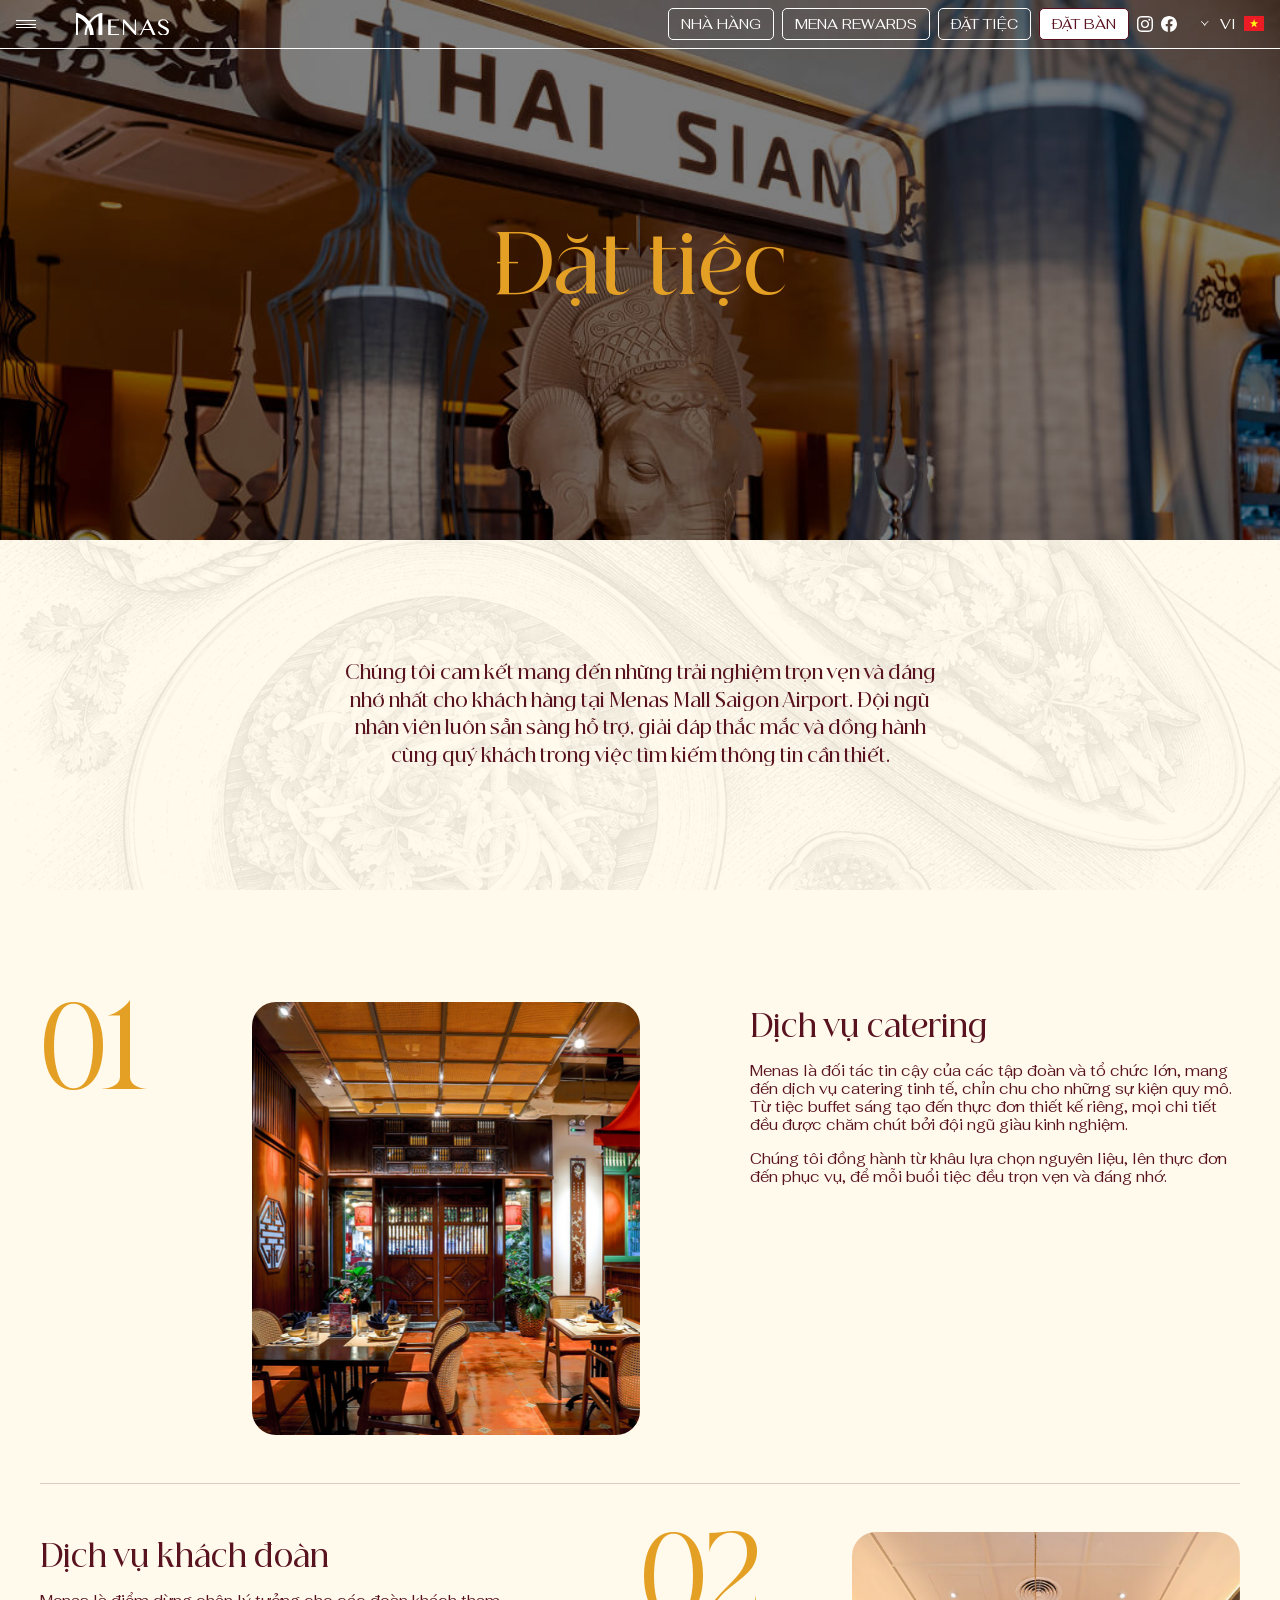
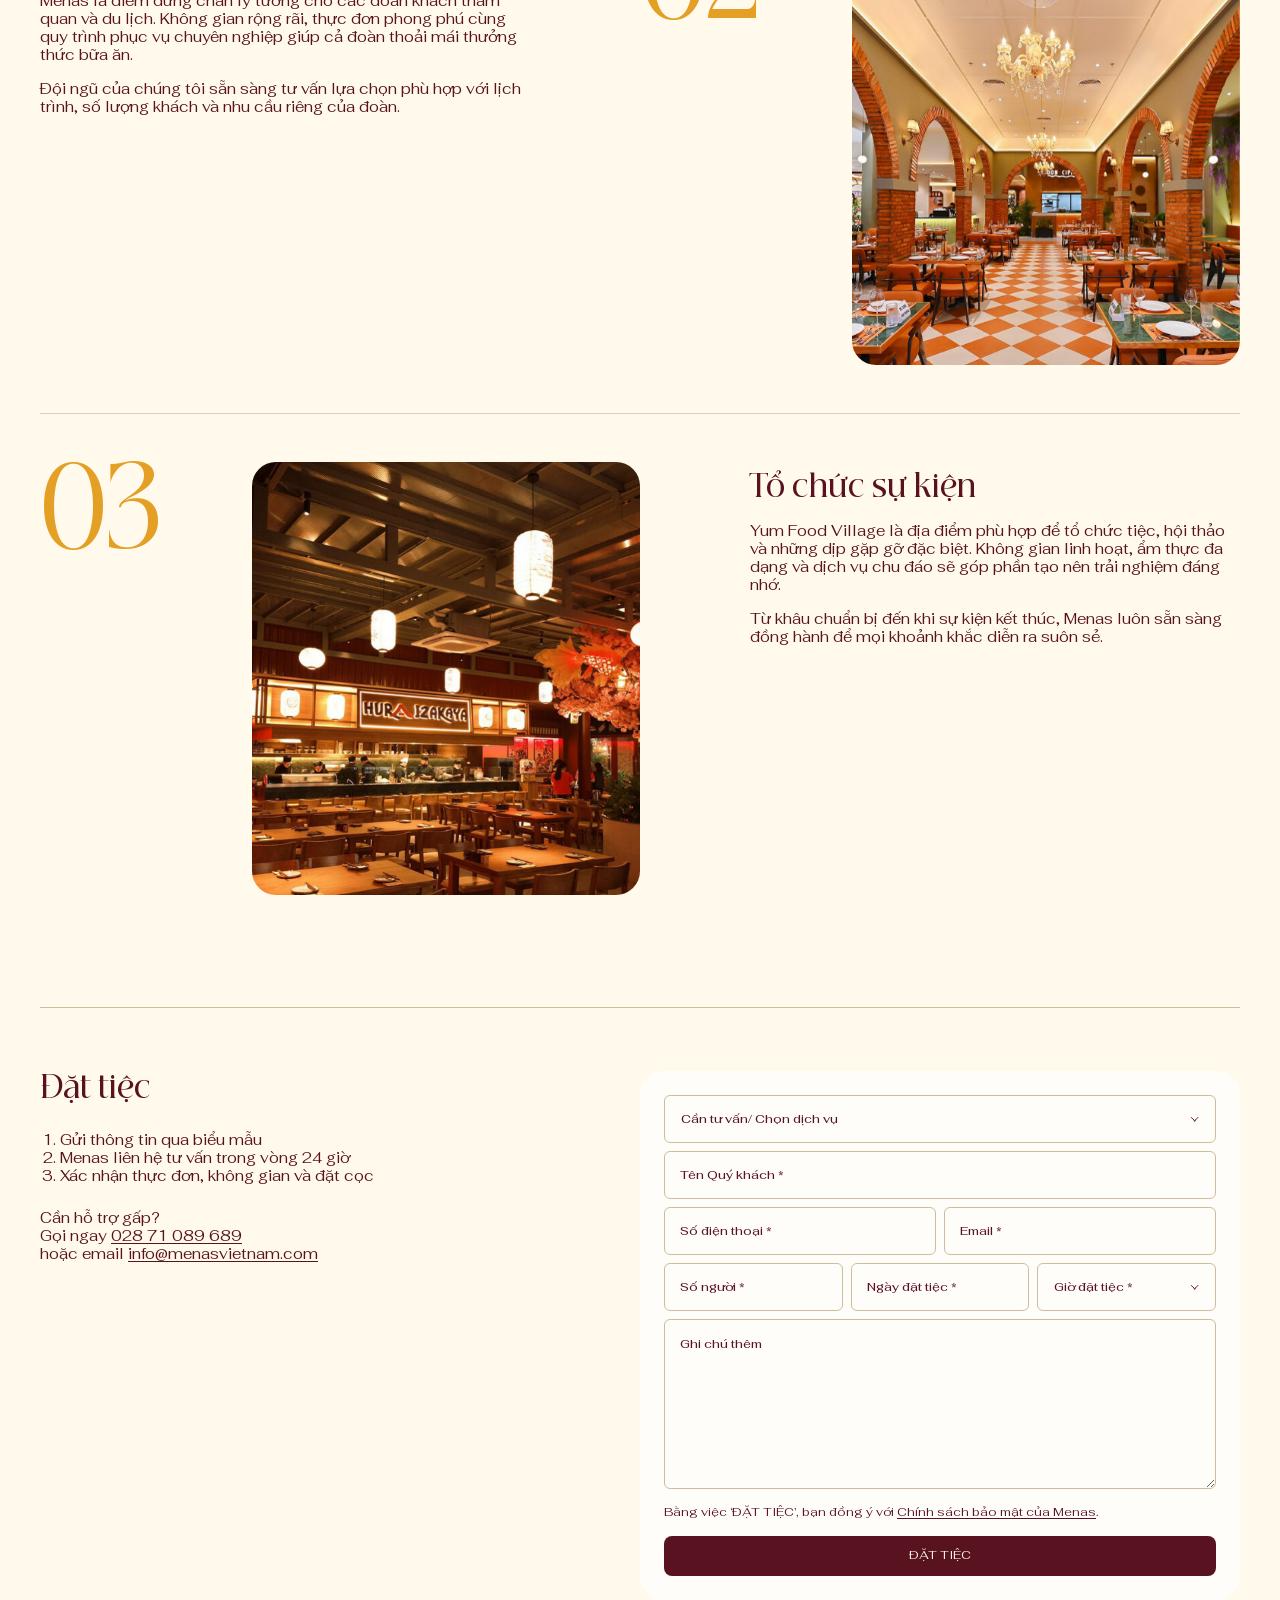
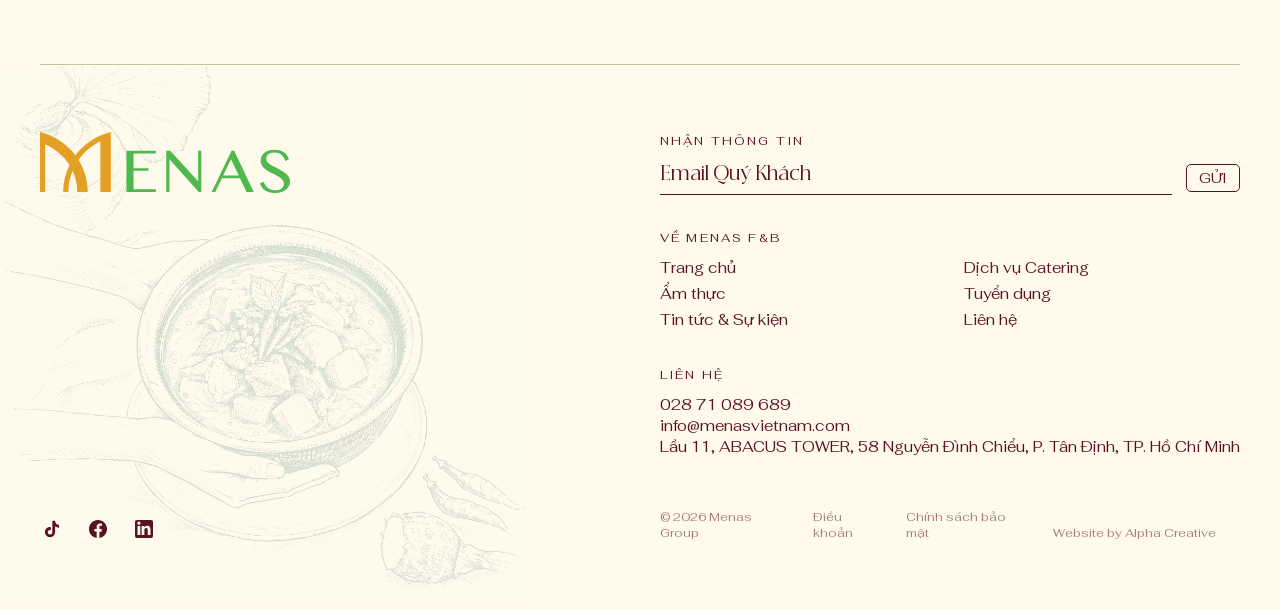
<file: reservation.html>
<!doctype html>
<html lang="vi">
  <head>
    <meta charset="UTF-8" />
    <meta name="viewport" content="width=device-width, initial-scale=1.0" />
    <title>Đặt tiệc | Menas</title>
    <link
      rel="icon"
      href="./assets/images/menas-favicon-min.png"
      type="image/png"
    />
    <link rel="stylesheet" href="./assets/libs/bootstrap.min.css" />
    <link rel="stylesheet" href="./assets/libs/lenis.css" />
    <link rel="stylesheet" href="./assets/libs/lightpick.min.css" />
    <link rel="stylesheet" href="./assets/fonts/BeautiqueDisplay/font.css" />
    <link rel="stylesheet" href="./assets/fonts/Fahkwang/font.css" />
    <link
      rel="stylesheet"
      href="./assets/main/css/style.min.css?v=20261103-1"
    />
    <script>
      if ("scrollRestoration" in history) history.scrollRestoration = "manual";
    </script>
  </head>
  <body class="page-reservation">
    <script>
      fetch("./components/header.html")
        .then((response) => response.text())
        .then((data) => {
          document.getElementById("header").innerHTML = data;
          const currentSegment = (
            window.location.pathname.split("/").pop() || ""
          ).toLowerCase();
          document.querySelectorAll(".header-menu ul>li>a").forEach((link) => {
            const linkSegment = (link.getAttribute("href") || "")
              .replace(/^\.\//, "")
              .split("/")
              .pop()
              .toLowerCase();
            if (linkSegment === currentSegment) link.classList.add("active");
          });
        });
    </script>
    <header id="header" class="header position-fixed"></header>
    <main>
      <section class="banner short-height">
        <div class="banner-inner">
          <div class="banner-slider">
            <div class="swiper swiper-banner">
              <div class="swiper-wrapper">
                <div class="swiper-slide">
                  <div class="banner-image">
                    <img
                      src="./assets/images/del/img-1.jpg"
                      alt="Không gian tiệc tại Menas"
                    />
                  </div>
                </div>
              </div>
            </div>
          </div>
          <h1
            class="banner-content font-heading color-primary heading-1 text-center fw-500"
            el-txt-line-auto-banner
          >
            Đặt tiệc
          </h1>
        </div>
      </section>

      <section
        class="intro-desc style-section"
        aria-label="Giới thiệu dịch vụ đặt tiệc Menas"
      >
        <div class="intro-desc-inner">
          <p class="intro-desc-copy b1 font-heading color-third">
            Chúng tôi cam kết mang đến những trải nghiệm trọn vẹn và đáng nhớ
            nhất cho khách hàng tại Menas Mall Saigon Airport. Đội ngũ nhân viên
            luôn sẵn sàng hỗ trợ, giải đáp thắc mắc và đồng hành cùng quý khách
            trong việc tìm kiếm thông tin cần thiết.
          </p>
        </div>
      </section>

      <section
        class="sectionServices style-section no-border"
        aria-label="Dịch vụ đặt tiệc"
      >
        <div class="sectionServices-inner">
          <div class="sectionServices-item" parallax-row>
            <div class="sectionServices-item-media">
              <span
                class="sectionServices-item-number font-heading color-primary"
                >01</span
              >
              <div class="sectionServices-item-image" parallax-image>
                <img
                  src="./assets/images/del/img-4.jpg"
                  alt="Tiệc catering với quầy buffet đa dạng"
                />
              </div>
            </div>
            <div class="sectionServices-item-content">
              <h2 class="heading-3 font-heading color-third">
                Dịch vụ catering
              </h2>
              <div class="sectionServices-item-desc b2">
                <p>
                  Menas là đối tác tin cậy của các tập đoàn và tổ chức lớn, mang
                  đến dịch vụ catering tinh tế, chỉn chu cho những sự kiện quy
                  mô. Từ tiệc buffet sáng tạo đến thực đơn thiết kế riêng, mọi
                  chi tiết đều được chăm chút bởi đội ngũ giàu kinh nghiệm.
                </p>
                <p>
                  Chúng tôi đồng hành từ khâu lựa chọn nguyên liệu, lên thực đơn
                  đến phục vụ, để mỗi buổi tiệc đều trọn vẹn và đáng nhớ.
                </p>
              </div>
            </div>
          </div>
          <div class="sectionServices-item flex-row-reverse" parallax-row>
            <div class="sectionServices-item-media">
              <span
                class="sectionServices-item-number font-heading color-primary"
                >02</span
              >
              <div class="sectionServices-item-image" parallax-image>
                <img
                  src="./assets/images/del/img-3.jpg"
                  alt="Không gian nhà hàng dành cho khách đoàn"
                />
              </div>
            </div>
            <div class="sectionServices-item-content">
              <h2 class="heading-3 font-heading color-third">
                Dịch vụ khách đoàn
              </h2>
              <div class="sectionServices-item-desc b2">
                <p>
                  Menas là điểm dừng chân lý tưởng cho các đoàn khách tham quan
                  và du lịch. Không gian rộng rãi, thực đơn phong phú cùng quy
                  trình phục vụ chuyên nghiệp giúp cả đoàn thoải mái thưởng thức
                  bữa ăn.
                </p>
                <p>
                  Đội ngũ của chúng tôi sẵn sàng tư vấn lựa chọn phù hợp với
                  lịch trình, số lượng khách và nhu cầu riêng của đoàn.
                </p>
              </div>
            </div>
          </div>
          <div class="sectionServices-item" parallax-row>
            <div class="sectionServices-item-media">
              <span
                class="sectionServices-item-number font-heading color-primary"
                >03</span
              >
              <div class="sectionServices-item-image" parallax-image>
                <img
                  src="./assets/images/del/img-5.jpg"
                  alt="Bàn tiệc được chuẩn bị cho sự kiện"
                />
              </div>
            </div>
            <div class="sectionServices-item-content">
              <h2 class="heading-3 font-heading color-third">
                Tổ chức sự kiện
              </h2>
              <div class="sectionServices-item-desc b2">
                <p>
                  Yum Food Village là địa điểm phù hợp để tổ chức tiệc, hội thảo
                  và những dịp gặp gỡ đặc biệt. Không gian linh hoạt, ẩm thực đa
                  dạng và dịch vụ chu đáo sẽ góp phần tạo nên trải nghiệm đáng
                  nhớ.
                </p>
                <p>
                  Từ khâu chuẩn bị đến khi sự kiện kết thúc, Menas luôn sẵn sàng
                  đồng hành để mọi khoảnh khắc diễn ra suôn sẻ.
                </p>
              </div>
            </div>
          </div>
        </div>
      </section>

      <section
        class="sectionReservation style-section"
        id="sectionReservation"
        aria-labelledby="reservation-title"
      >
        <div class="sectionReservation-inner">
          <div class="sectionReservation-content">
            <h2
              class="heading-3 font-heading color-third"
              id="reservation-title"
            >
              Đặt tiệc
            </h2>
            <div class="sectionReservation-desc b2 color-third">
              <ol>
                <li>Gửi thông tin qua biểu mẫu</li>
                <li>Menas liên hệ tư vấn trong vòng 24 giờ</li>
                <li>Xác nhận thực đơn, không gian và đặt cọc</li>
              </ol>
              <p>Cần hỗ trợ gấp?</p>
              <p>Gọi ngay <a href="tel:02871089689">028 71 089 689</a></p>
              <p>
                hoặc email
                <a href="mailto:info@menasvietnam.com">info@menasvietnam.com</a>
              </p>
            </div>
          </div>

          <form class="reservation-form" data-reservation-form novalidate>
            <div class="reservation-form-grid">
              <div
                class="dropdown-custom-select reservation-field reservation-field-full"
                data-required
                data-placeholder="Cần tư vấn/ Chọn dịch vụ"
              >
                <span class="reservation-field-label">Dịch vụ <b>*</b></span>
                <button
                  class="dropdown-custom-btn b4"
                  type="button"
                  aria-expanded="false"
                >
                  <span class="dropdown-custom-text"
                    >Cần tư vấn/ Chọn dịch vụ</span
                  ><span class="reservation-chevron" aria-hidden="true"
                    ><svg
                      width="8"
                      height="5"
                      viewBox="0 0 8 5"
                      fill="none"
                      xmlns="http://www.w3.org/2000/svg"
                    >
                      <path
                        d="M7.34082 0.5C6.67415 0.5 4.34082 2.5 3.67415 4.5C3.00749 2.5 0.674153 0.5 0.0074861 0.5"
                        stroke="currentColor"
                        stroke-linejoin="bevel"
                      /></svg
                  ></span>
                </button>
                <div class="dropdown-custom-menu" data-lenis-prevent>
                  <button
                    class="dropdown-custom-item b4"
                    type="button"
                    data-value="catering"
                  >
                    Dịch vụ catering
                  </button>
                  <button
                    class="dropdown-custom-item b4"
                    type="button"
                    data-value="group"
                  >
                    Dịch vụ khách đoàn
                  </button>
                  <button
                    class="dropdown-custom-item b4"
                    type="button"
                    data-value="event"
                  >
                    Tổ chức sự kiện
                  </button>
                </div>
              </div>
              <label class="reservation-field reservation-field-full"
                ><span class="reservation-field-label"
                  >Tên Quý khách <b>*</b></span
                ><input
                  class="reservation-input b4"
                  type="text"
                  name="name"
                  placeholder="Tên Quý khách *"
                  autocomplete="name"
                  required
              /></label>
              <label class="reservation-field"
                ><span class="reservation-field-label"
                  >Số điện thoại <b>*</b></span
                ><input
                  class="reservation-input b4"
                  type="tel"
                  name="phone"
                  placeholder="Số điện thoại *"
                  autocomplete="tel"
                  required
              /></label>
              <label class="reservation-field"
                ><span class="reservation-field-label">Email <b>*</b></span
                ><input
                  class="reservation-input b4"
                  type="email"
                  name="email"
                  placeholder="Email *"
                  autocomplete="email"
                  required
              /></label>
              <div class="reservation-form-row">
                <label class="reservation-field"
                  ><span class="reservation-field-label">Số người <b>*</b></span
                  ><input
                    class="reservation-input b4"
                    type="number"
                    name="guestCount"
                    placeholder="Số người *"
                    min="1"
                    step="1"
                    inputmode="numeric"
                    required
                /></label>
                <label class="reservation-field reservation-date-field"
                  ><span class="reservation-field-label"
                    >Ngày đặt tiệc <b>*</b></span
                  ><input
                    class="reservation-input b4"
                    type="text"
                    name="date"
                    aria-label="Ngày đặt tiệc *"
                    data-lightpick
                    readonly
                    required
                /></label>
                <div
                  class="dropdown-custom-select reservation-field"
                  data-required
                  data-placeholder="Giờ đặt tiệc *"
                >
                  <span class="reservation-field-label"
                    >Giờ đặt tiệc <b>*</b></span
                  >
                  <button
                    class="dropdown-custom-btn b4"
                    type="button"
                    aria-expanded="false"
                  >
                    <span class="dropdown-custom-text">Giờ đặt tiệc *</span
                    ><span class="reservation-chevron" aria-hidden="true"
                      ><svg
                        width="8"
                        height="5"
                        viewBox="0 0 8 5"
                        fill="none"
                        xmlns="http://www.w3.org/2000/svg"
                      >
                        <path
                          d="M7.34082 0.5C6.67415 0.5 4.34082 2.5 3.67415 4.5C3.00749 2.5 0.674153 0.5 0.0074861 0.5"
                          stroke="currentColor"
                          stroke-linejoin="bevel"
                        /></svg
                    ></span>
                  </button>
                  <div class="dropdown-custom-menu" data-lenis-prevent>
                    <button
                      class="dropdown-custom-item b4"
                      type="button"
                      data-value="10:00"
                    >
                      10:00
                    </button>
                    <button
                      class="dropdown-custom-item b4"
                      type="button"
                      data-value="10:30"
                    >
                      10:30
                    </button>
                    <button
                      class="dropdown-custom-item b4"
                      type="button"
                      data-value="11:00"
                    >
                      11:00
                    </button>
                    <button
                      class="dropdown-custom-item b4"
                      type="button"
                      data-value="11:30"
                    >
                      11:30
                    </button>
                    <button
                      class="dropdown-custom-item b4"
                      type="button"
                      data-value="12:00"
                    >
                      12:00
                    </button>
                  </div>
                </div>
              </div>
              <label
                class="reservation-field reservation-field-full reservation-notes"
                ><span class="reservation-field-label">Ghi chú thêm</span
                ><textarea
                  class="reservation-input b4"
                  name="notes"
                  placeholder="Ghi chú thêm"
                ></textarea>
              </label>
            </div>
            <p class="reservation-policy b4">
              Bằng việc ‘ĐẶT TIỆC’, bạn đồng ý với
              <a href="#">Chính sách bảo mật của Menas</a>.
            </p>
            <button class="reservation-submit b4" type="submit">
              ĐẶT TIỆC
            </button>
            <p class="reservation-success b4" aria-live="polite" hidden>
              Gửi thông tin thành công. Menas sẽ liên hệ tư vấn với Quý khách
              sớm nhất.
            </p>
          </form>
        </div>
      </section>
    </main>
    <script>
      fetch("./components/footer.html")
        .then((response) => response.text())
        .then((data) => {
          document.getElementById("footer").innerHTML = data;
        });
    </script>
    <footer id="footer" class="style-section"></footer>
    <script src="./assets/libs/jquery-3.7.1.js"></script>
    <script src="./assets/libs/lenis.min.js"></script>
    <script src="./assets/libs/gsap.min.js"></script>
    <script src="./assets/libs/ScrollTrigger.min.js"></script>
    <script src="./assets/libs/SplitText.min.js"></script>
    <script src="./assets/libs/bootstrap.bundle.min.js"></script>
    <script src="./assets/libs/moment.min.js"></script>
    <script src="./assets/libs/lightpick.min.js"></script>
    <script type="module" src="./assets/main/js/script.min.js"></script>
    <script type="module" src="./assets/main/js/reservation.min.js"></script>
  </body>
</html>
</file>
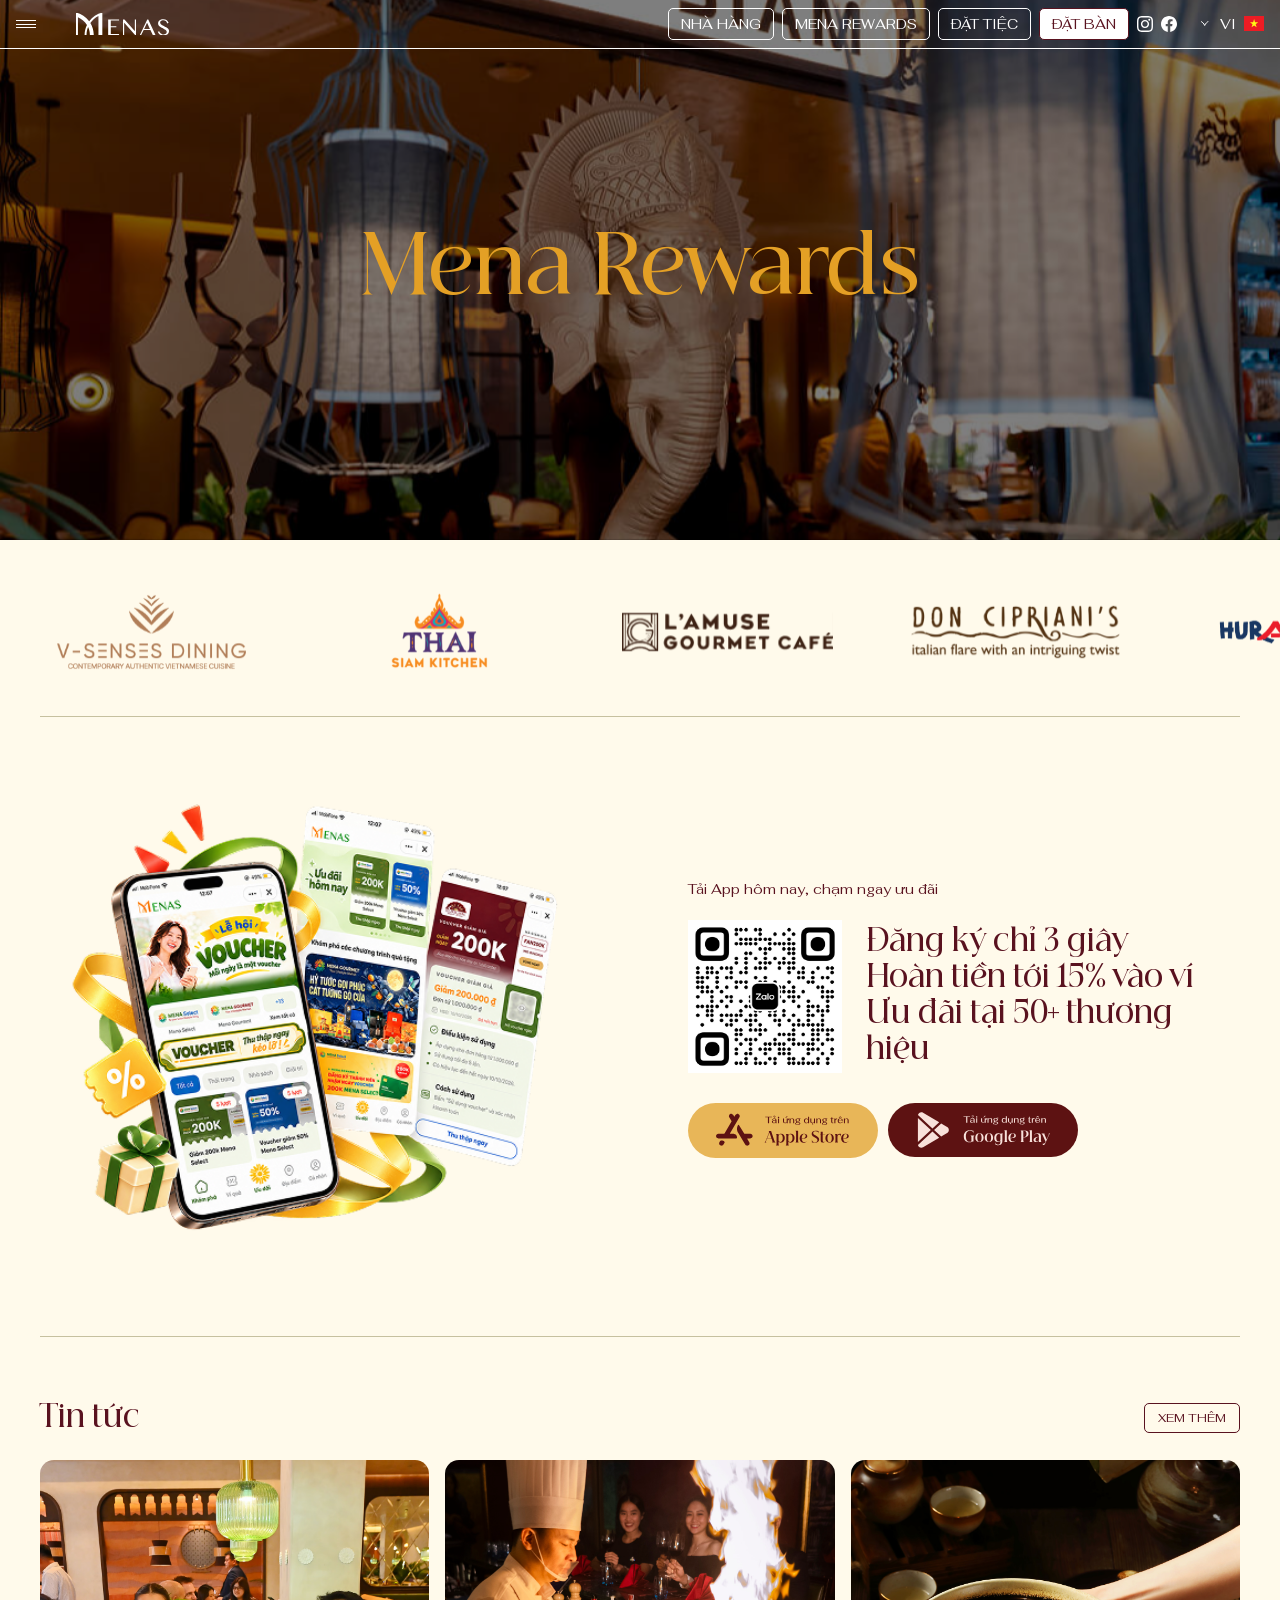
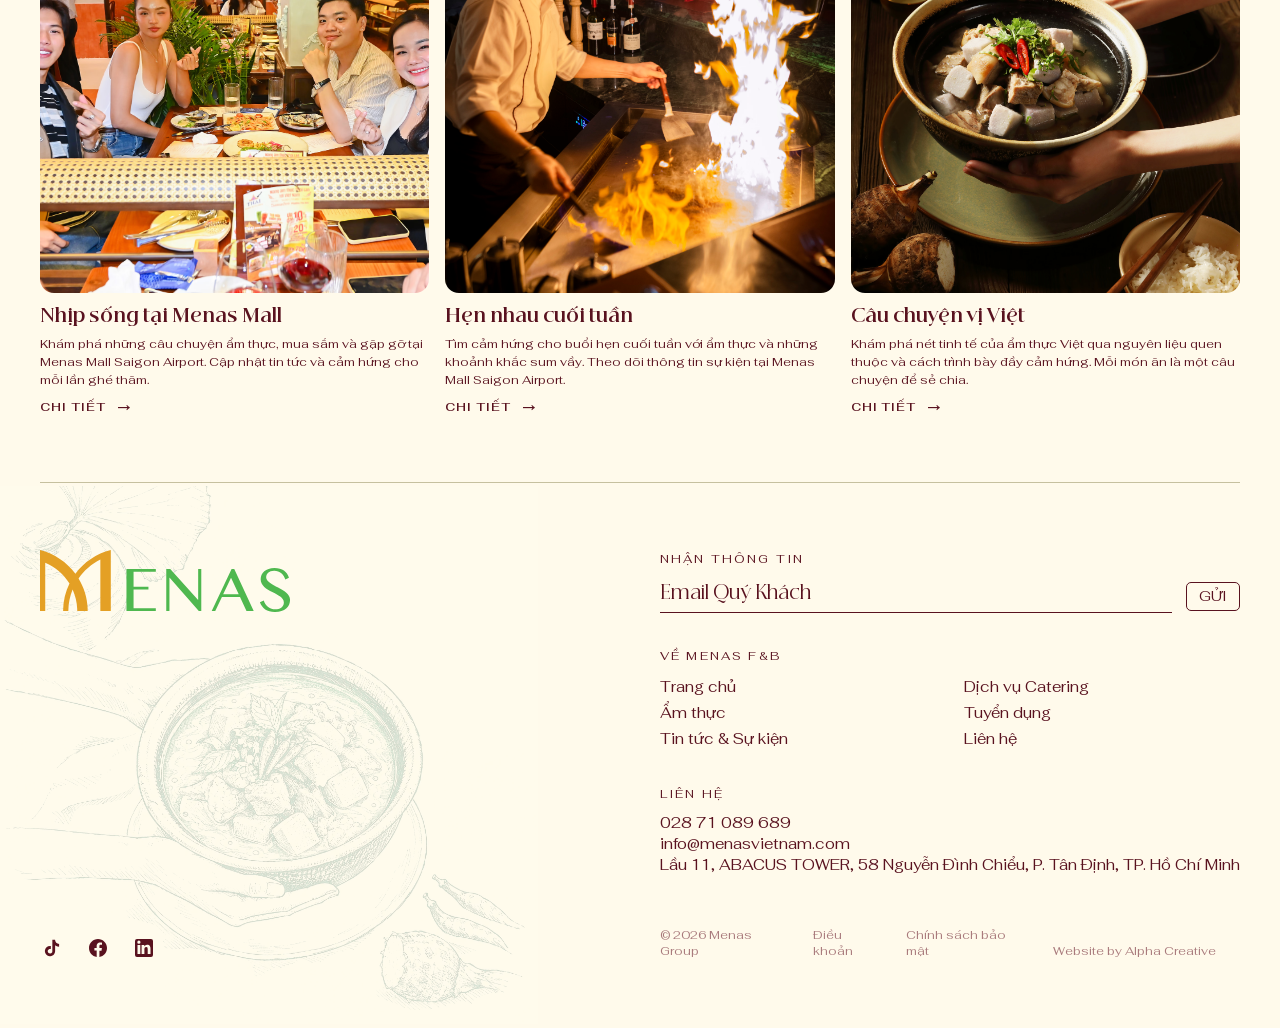
<file: rewards.html>
<!doctype html>
<html lang="vi">
  <head>
    <meta charset="UTF-8" />
    <meta name="viewport" content="width=device-width, initial-scale=1.0" />
    <title>Mena Rewards | Menas</title>
    <link
      rel="icon"
      href="./assets/images/menas-favicon-min.png"
      type="image/png"
    />
    <link rel="stylesheet" href="./assets/libs/bootstrap.min.css" />
    <link rel="stylesheet" href="./assets/libs/lenis.css" />
    <link rel="stylesheet" href="./assets/libs/swiper-bundle.min.css" />
    <link rel="stylesheet" href="./assets/fonts/BeautiqueDisplay/font.css" />
    <link rel="stylesheet" href="./assets/fonts/Fahkwang/font.css" />
    <link
      rel="stylesheet"
      href="./assets/main/css/style.min.css?v=20261105-rewards"
    />
    <script>
      if ("scrollRestoration" in history) history.scrollRestoration = "manual";
    </script>
  </head>
  <body>
    <script>
      fetch("./components/header.html")
        .then((response) => response.text())
        .then((data) => {
          document.getElementById("header").innerHTML = data;
          const currentSegment = (
            window.location.pathname.split("/").pop() || ""
          ).toLowerCase();
          document.querySelectorAll(".header-menu ul>li>a").forEach((link) => {
            const segment = (link.getAttribute("href") || "")
              .replace(/^\.\//, "")
              .split("/")
              .pop()
              .toLowerCase();
            if (segment === currentSegment) link.classList.add("active");
          });
        });
    </script>
    <header id="header" class="header position-fixed"></header>

    <main>
      <section class="banner short-height">
        <div class="banner-inner">
          <div class="banner-slider">
            <div class="swiper swiper-banner">
              <div class="swiper-wrapper">
                <div class="swiper-slide">
                  <div class="banner-image">
                    <img
                      src="./assets/images/del/img-1.jpg"
                      alt="Không gian Menas"
                    />
                  </div>
                </div>
              </div>
            </div>
          </div>
          <h1
            class="banner-content font-heading color-primary heading-1 text-center fw-500"
            el-txt-line-auto-banner
          >
            Mena Rewards
          </h1>
        </div>
      </section>

      <section
        class="sectionBrands style-section"
        aria-label="Thương hiệu áp dụng Mena Rewards"
      >
        <div class="sectionBrands-marquee">
          <div class="sectionBrands-track">
            <div class="sectionBrands-list">
              <img
                class="sectionBrands-logo"
                src="./assets/images/del/logo-restaurant/1.svg"
                alt="V-Senses Dining"
              />
              <img
                class="sectionBrands-logo"
                src="./assets/images/del/logo-restaurant/2.svg"
                alt="Thai Siam Kitchen"
              />
              <img
                class="sectionBrands-logo"
                src="./assets/images/del/logo-restaurant/3.svg"
                alt="L'amuse Gourmet Cafe"
              />
              <img
                class="sectionBrands-logo"
                src="./assets/images/del/logo-restaurant/4.svg"
                alt="Don Cipriani's"
              />
              <img
                class="sectionBrands-logo"
                src="./assets/images/del/logo-restaurant/5.svg"
                alt="Hura Izakaya"
              />
              <img
                class="sectionBrands-logo"
                src="./assets/images/del/logo-restaurant/6.svg"
                alt="The Fan Steak House"
              />
              <img
                class="sectionBrands-logo"
                src="./assets/images/del/logo-restaurant/7.svg"
                alt="Thai restaurant"
              />
              <img
                class="sectionBrands-logo"
                src="./assets/images/del/logo-restaurant/8.svg"
                alt="Menas dining brand"
              />
            </div>
            <div class="sectionBrands-list" aria-hidden="true">
              <img
                class="sectionBrands-logo"
                src="./assets/images/del/logo-restaurant/1.svg"
                alt=""
              />
              <img
                class="sectionBrands-logo"
                src="./assets/images/del/logo-restaurant/2.svg"
                alt=""
              />
              <img
                class="sectionBrands-logo"
                src="./assets/images/del/logo-restaurant/3.svg"
                alt=""
              />
              <img
                class="sectionBrands-logo"
                src="./assets/images/del/logo-restaurant/4.svg"
                alt=""
              />
              <img
                class="sectionBrands-logo"
                src="./assets/images/del/logo-restaurant/5.svg"
                alt=""
              />
              <img
                class="sectionBrands-logo"
                src="./assets/images/del/logo-restaurant/6.svg"
                alt=""
              />
              <img
                class="sectionBrands-logo"
                src="./assets/images/del/logo-restaurant/7.svg"
                alt=""
              />
              <img
                class="sectionBrands-logo"
                src="./assets/images/del/logo-restaurant/8.svg"
                alt=""
              />
            </div>
          </div>
        </div>
      </section>

      <section
        class="sectionApp style-section"
        aria-labelledby="sectionApp-title"
      >
        <div class="sectionApp-inner">
          <div class="sectionApp-visual">
            <img
              src="./assets/images/del/reward-img.png"
              alt="Ứng dụng Mena Rewards với ưu đãi và quà tặng"
            />
          </div>
          <div class="sectionApp-content">
            <p class="sectionApp-eyebrow b3">
              Tải App hôm nay, chạm ngay ưu đãi
            </p>
            <div class="sectionApp-promo">
              <img
                class="sectionApp-qr"
                src="./assets/images/del/qr-code.png"
                alt="Mã QR tải ứng dụng Mena Rewards"
              />
              <h2 class="sectionApp-offer heading-3 font-heading">
                Đăng ký chỉ 3 giây <br />Hoàn tiền tới 15% vào ví <br />Ưu đãi
                tại 50+ thương hiệu
              </h2>
            </div>
            <div
              class="sectionApp-download"
              aria-label="Tải ứng dụng Mena Rewards"
            >
              <a href="#" aria-label="Tải ứng dụng trên Apple Store">
                <img
                  class="sectionApp-download-default"
                  src="./assets/images/del/app-store.svg"
                  alt="Tải ứng dụng trên Apple Store"
                />
                <img
                  class="sectionApp-download-hover"
                  src="./assets/images/del/app-store-hover.svg"
                  alt=""
                  aria-hidden="true"
                />
              </a>
              <a href="#" aria-label="Tải ứng dụng trên Google Play">
                <img
                  class="sectionApp-download-default"
                  src="./assets/images/del/gg-play.svg"
                  alt="Tải ứng dụng trên Google Play"
                />
                <img
                  class="sectionApp-download-hover"
                  src="./assets/images/del/gg-play-hover.svg"
                  alt=""
                  aria-hidden="true"
                />
              </a>
            </div>
          </div>
        </div>
      </section>

      <section
        class="sectionNews2 style-section"
        aria-labelledby="sectionNews2-title"
      >
        <div class="sectionNews2-inner">
          <div class="sectionNews2-heading">
            <h2 class="sectionNews2-title heading-3 font-heading color-third">
              Tin tức
            </h2>
            <a class="sectionNews2-all b4" href="./news.html">Xem thêm</a>
          </div>
          <div class="sectionNews2-slider swiper">
            <div class="sectionNews2-list swiper-wrapper">
              <article class="cardNews2 swiper-slide">
                <a class="cardNews2-image" href="./news-detail.html"
                  ><img
                    src="./assets/images/del/moment-5.avif"
                    alt="Không gian ẩm thực tại Menas Mall"
                /></a>
                <h3 class="cardNews2-title b1 font-heading">
                  <a href="./news-detail.html">Nhịp sống tại Menas Mall</a>
                </h3>
                <p class="cardNews2-description b4">
                  Khám phá những câu chuyện ẩm thực, mua sắm và gặp gỡ tại Menas
                  Mall Saigon Airport. Cập nhật tin tức và cảm hứng cho mỗi lần
                  ghé thăm.
                </p>
                <a class="cardNews2-readmore b4" href="./news-detail.html"
                  >CHI TIẾT <span aria-hidden="true">→</span></a
                >
              </article>
              <article class="cardNews2 swiper-slide">
                <a class="cardNews2-image" href="./news-detail.html"
                  ><img
                    src="./assets/images/del/moment-4.avif"
                    alt="Không gian cầu thang tại Menas"
                /></a>
                <h3 class="cardNews2-title b1 font-heading">
                  <a href="./news-detail.html">Hẹn nhau cuối tuần</a>
                </h3>
                <p class="cardNews2-description b4">
                  Tìm cảm hứng cho buổi hẹn cuối tuần với ẩm thực và những
                  khoảnh khắc sum vầy. Theo dõi thông tin sự kiện tại Menas Mall
                  Saigon Airport.
                </p>
                <a class="cardNews2-readmore b4" href="./news-detail.html"
                  >CHI TIẾT <span aria-hidden="true">→</span></a
                >
              </article>
              <article class="cardNews2 swiper-slide">
                <a class="cardNews2-image" href="./news-detail.html"
                  ><img
                    src="./assets/images/del/moment-3.avif"
                    alt="Không gian nhà hàng ấm cúng"
                /></a>
                <h3 class="cardNews2-title b1 font-heading">
                  <a href="./news-detail.html">Câu chuyện vị Việt</a>
                </h3>
                <p class="cardNews2-description b4">
                  Khám phá nét tinh tế của ẩm thực Việt qua nguyên liệu quen
                  thuộc và cách trình bày đầy cảm hứng. Mỗi món ăn là một câu
                  chuyện để sẻ chia.
                </p>
                <a class="cardNews2-readmore b4" href="./news-detail.html"
                  >CHI TIẾT <span aria-hidden="true">→</span></a
                >
              </article>
            </div>
            <div class="sectionNews2-controls" aria-label="Điều hướng tin tức">
              <button
                class="sectionNews2-arrow sectionNews2-prev"
                type="button"
                aria-label="Tin trước"
              >
                ←
              </button>
              <button
                class="sectionNews2-arrow sectionNews2-next"
                type="button"
                aria-label="Tin tiếp theo"
              >
                →
              </button>
            </div>
          </div>
        </div>
      </section>
    </main>

    <script>
      fetch("./components/footer.html")
        .then((response) => response.text())
        .then((data) => {
          document.getElementById("footer").innerHTML = data;
        });
    </script>
    <footer id="footer" class="style-section"></footer>
    <script src="./assets/libs/jquery-3.7.1.js"></script>
    <script src="./assets/libs/lenis.min.js"></script>
    <script src="./assets/libs/gsap.min.js"></script>
    <script src="./assets/libs/ScrollTrigger.min.js"></script>
    <script src="./assets/libs/SplitText.min.js"></script>
    <script src="./assets/libs/bootstrap.bundle.min.js"></script>
    <script src="./assets/libs/swiper-bundle.min.js"></script>
    <script>
      (() => {
        const container = document.querySelector(".sectionNews2-slider");
        const mobile = window.matchMedia("(max-width: 767px)");
        let newsSwiper;
        const syncNewsSlider = () => {
          if (mobile.matches && !newsSwiper) {
            newsSwiper = new Swiper(container, {
              slidesPerView: 1.12,
              spaceBetween: 12,
              speed: 650,
              navigation: {
                nextEl: ".sectionNews2-next",
                prevEl: ".sectionNews2-prev"
              }
            });
          } else if (!mobile.matches && newsSwiper) {
            newsSwiper.destroy(true, true);
            newsSwiper = undefined;
          }
        };
        syncNewsSlider();
        mobile.addEventListener("change", syncNewsSlider);
      })();
    </script>
    <script type="module" src="./assets/main/js/script.min.js"></script>
  </body>
</html>
</file>
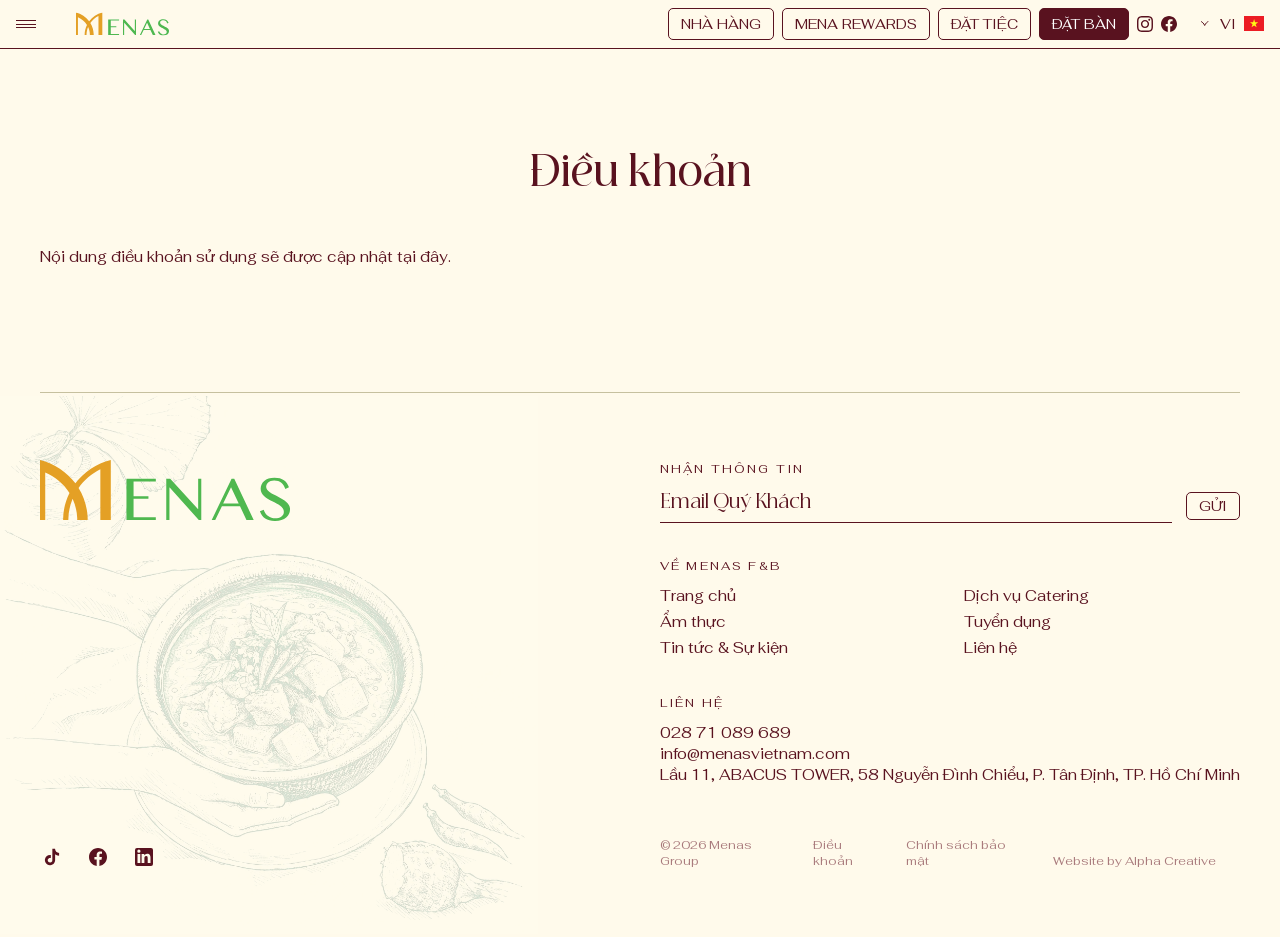
<file: terms.html>
<!doctype html>
<html lang="vi">
  <head>
    <meta charset="UTF-8" />
    <meta name="viewport" content="width=device-width, initial-scale=1.0" />
    <title>Điều khoản | Menas</title>
    <link rel="icon" href="./assets/images/menas-favicon-min.png" type="image/png" />
    <link rel="stylesheet" href="./assets/libs/bootstrap.min.css" />
    <link rel="stylesheet" href="./assets/libs/lenis.css" />
    <link rel="stylesheet" href="./assets/fonts/BeautiqueDisplay/font.css" />
    <link rel="stylesheet" href="./assets/fonts/Fahkwang/font.css" />
    <link rel="stylesheet" href="./assets/main/css/style.min.css?v=20261114-terms" />
    <script>
      if ("scrollRestoration" in history) history.scrollRestoration = "manual";
    </script>
  </head>
  <body class="terms-page">
    <script>
      fetch("./components/header.html")
        .then((response) => response.text())
        .then((data) => (document.getElementById("header").innerHTML = data));
    </script>
    <header id="header" class="header header-default position-fixed"></header>

    <main>
      <section class="sectionTerms" aria-labelledby="sectionTerms-title">
        <div class="sectionTerms-inner">
          <h1 class="sectionTerms-title heading-2 font-heading" id="sectionTerms-title">Điều khoản</h1>
          <!-- Replace this content with the content rendered by WordPress Classic Editor. -->
          <div class="newsDetail-content sectionTerms-content">
            <p>Nội dung điều khoản sử dụng sẽ được cập nhật tại đây.</p>
          </div>
        </div>
      </section>
    </main>

    <script>
      fetch("./components/footer.html")
        .then((response) => response.text())
        .then((data) => (document.getElementById("footer").innerHTML = data));
    </script>
    <footer id="footer" class="style-section"></footer>
    <script src="./assets/libs/jquery-3.7.1.js"></script>
    <script src="./assets/libs/lenis.min.js"></script>
    <script src="./assets/libs/gsap.min.js"></script>
    <script src="./assets/libs/ScrollTrigger.min.js"></script>
    <script src="./assets/libs/SplitText.min.js"></script>
    <script src="./assets/libs/bootstrap.bundle.min.js"></script>
    <script src="./assets/libs/swiper-bundle.min.js"></script>
    <script type="module" src="./assets/main/js/script.min.js"></script>
    <script type="module" src="./assets/main/js/home.min.js"></script>
  </body>
</html>
</file>
<file: assets/libs/lenis.css>
html.lenis,html.lenis body{height:auto}.lenis.lenis-smooth [data-lenis-prevent]{overscroll-behavior:contain}.lenis.lenis-stopped{overflow:clip}.lenis.lenis-smooth iframe{pointer-events:none}
</file>
<file: assets/fonts/BeautiqueDisplay/font.css>
@font-face {
    font-family: 'Beautique Display';
    src: url('BeautiqueDisplay-Bold.eot');
    src: url('BeautiqueDisplay-Bold.eot?#iefix') format('embedded-opentype'),
        url('BeautiqueDisplay-Bold.woff2') format('woff2'),
        url('BeautiqueDisplay-Bold.woff') format('woff'),
        url('BeautiqueDisplay-Bold.ttf') format('truetype'),
        url('BeautiqueDisplay-Bold.svg#BeautiqueDisplay-Bold') format('svg');
    font-weight: bold;
    font-style: normal;
    font-display: swap;
}

@font-face {
    font-family: 'Beautique Display';
    src: url('BeautiqueDisplay-Italic.eot');
    src: url('BeautiqueDisplay-Italic.eot?#iefix') format('embedded-opentype'),
        url('BeautiqueDisplay-Italic.woff2') format('woff2'),
        url('BeautiqueDisplay-Italic.woff') format('woff'),
        url('BeautiqueDisplay-Italic.ttf') format('truetype'),
        url('BeautiqueDisplay-Italic.svg#BeautiqueDisplay-Italic') format('svg');
    font-weight: normal;
    font-style: italic;
    font-display: swap;
}

@font-face {
    font-family: 'Beautique Display';
    src: url('BeautiqueDisplay-Light.eot');
    src: url('BeautiqueDisplay-Light.eot?#iefix') format('embedded-opentype'),
        url('BeautiqueDisplay-Light.woff2') format('woff2'),
        url('BeautiqueDisplay-Light.woff') format('woff'),
        url('BeautiqueDisplay-Light.ttf') format('truetype'),
        url('BeautiqueDisplay-Light.svg#BeautiqueDisplay-Light') format('svg');
    font-weight: 300;
    font-style: normal;
    font-display: swap;
}

@font-face {
    font-family: 'Beautique Display';
    src: url('BeautiqueDisplay-LightItalic.eot');
    src: url('BeautiqueDisplay-LightItalic.eot?#iefix') format('embedded-opentype'),
        url('BeautiqueDisplay-LightItalic.woff2') format('woff2'),
        url('BeautiqueDisplay-LightItalic.woff') format('woff'),
        url('BeautiqueDisplay-LightItalic.ttf') format('truetype'),
        url('BeautiqueDisplay-LightItalic.svg#BeautiqueDisplay-LightItalic') format('svg');
    font-weight: 300;
    font-style: italic;
    font-display: swap;
}

@font-face {
    font-family: 'Beautique Display';
    src: url('BeautiqueDisplay-Medium.eot');
    src: url('BeautiqueDisplay-Medium.eot?#iefix') format('embedded-opentype'),
        url('BeautiqueDisplay-Medium.woff2') format('woff2'),
        url('BeautiqueDisplay-Medium.woff') format('woff'),
        url('BeautiqueDisplay-Medium.ttf') format('truetype'),
        url('BeautiqueDisplay-Medium.svg#BeautiqueDisplay-Medium') format('svg');
    font-weight: 500;
    font-style: normal;
    font-display: swap;
}

@font-face {
    font-family: 'Beautique Display';
    src: url('BeautiqueDisplay-Regular.eot');
    src: url('BeautiqueDisplay-Regular.eot?#iefix') format('embedded-opentype'),
        url('BeautiqueDisplay-Regular.woff2') format('woff2'),
        url('BeautiqueDisplay-Regular.woff') format('woff'),
        url('BeautiqueDisplay-Regular.ttf') format('truetype'),
        url('BeautiqueDisplay-Regular.svg#BeautiqueDisplay-Regular') format('svg');
    font-weight: normal;
    font-style: normal;
    font-display: swap;
}
</file>
<file: assets/fonts/Fahkwang/font.css>
@font-face {
    font-family: 'Fahkwang';
    src: url('Fahkwang-Bold.eot');
    src: url('Fahkwang-Bold.eot?#iefix') format('embedded-opentype'),
        url('Fahkwang-Bold.woff2') format('woff2'),
        url('Fahkwang-Bold.woff') format('woff'),
        url('Fahkwang-Bold.ttf') format('truetype'),
        url('Fahkwang-Bold.svg#Fahkwang-Bold') format('svg');
    font-weight: bold;
    font-style: normal;
    font-display: swap;
}

@font-face {
    font-family: 'Fahkwang';
    src: url('Fahkwang-ExtraLight.eot');
    src: url('Fahkwang-ExtraLight.eot?#iefix') format('embedded-opentype'),
        url('Fahkwang-ExtraLight.woff2') format('woff2'),
        url('Fahkwang-ExtraLight.woff') format('woff'),
        url('Fahkwang-ExtraLight.ttf') format('truetype'),
        url('Fahkwang-ExtraLight.svg#Fahkwang-ExtraLight') format('svg');
    font-weight: 200;
    font-style: normal;
    font-display: swap;
}

@font-face {
    font-family: 'Fahkwang';
    src: url('Fahkwang-Italic.eot');
    src: url('Fahkwang-Italic.eot?#iefix') format('embedded-opentype'),
        url('Fahkwang-Italic.woff2') format('woff2'),
        url('Fahkwang-Italic.woff') format('woff'),
        url('Fahkwang-Italic.ttf') format('truetype'),
        url('Fahkwang-Italic.svg#Fahkwang-Italic') format('svg');
    font-weight: normal;
    font-style: italic;
    font-display: swap;
}

@font-face {
    font-family: 'Fahkwang';
    src: url('Fahkwang-Medium.eot');
    src: url('Fahkwang-Medium.eot?#iefix') format('embedded-opentype'),
        url('Fahkwang-Medium.woff2') format('woff2'),
        url('Fahkwang-Medium.woff') format('woff'),
        url('Fahkwang-Medium.ttf') format('truetype'),
        url('Fahkwang-Medium.svg#Fahkwang-Medium') format('svg');
    font-weight: 500;
    font-style: normal;
    font-display: swap;
}

@font-face {
    font-family: 'Fahkwang';
    src: url('Fahkwang-Regular.eot');
    src: url('Fahkwang-Regular.eot?#iefix') format('embedded-opentype'),
        url('Fahkwang-Regular.woff2') format('woff2'),
        url('Fahkwang-Regular.woff') format('woff'),
        url('Fahkwang-Regular.ttf') format('truetype'),
        url('Fahkwang-Regular.svg#Fahkwang-Regular') format('svg');
    font-weight: normal;
    font-style: normal;
    font-display: swap;
}

@font-face {
    font-family: 'Fahkwang';
    src: url('Fahkwang-SemiBold.eot');
    src: url('Fahkwang-SemiBold.eot?#iefix') format('embedded-opentype'),
        url('Fahkwang-SemiBold.woff2') format('woff2'),
        url('Fahkwang-SemiBold.woff') format('woff'),
        url('Fahkwang-SemiBold.ttf') format('truetype'),
        url('Fahkwang-SemiBold.svg#Fahkwang-SemiBold') format('svg');
    font-weight: 600;
    font-style: normal;
    font-display: swap;
}
</file>
<file: assets/libs/lightpick.min.css>
/**
 * Minified by jsDelivr using clean-css v4.2.1.
 * Original file: /npm/lightpick@1.6.2/css/lightpick.css
 *
 * Do NOT use SRI with dynamically generated files! More information: https://www.jsdelivr.com/using-sri-with-dynamic-files
 */
.lightpick{position:absolute;z-index:99999;padding:4px;border-radius:4px;background-color:#fff;box-shadow:0 1px 3px rgba(0,0,0,.25);color:#000;font-family:system-ui,Roboto,Helvetica,Arial,sans-serif;line-height:1.125em}.lightpick--inlined{position:relative;display:inline-block}.lightpick,.lightpick *,.lightpick::after,.lightpick::before{box-sizing:border-box}.lightpick.is-hidden{display:none}.lightpick__months{display:grid;background-color:#eee;grid-template-columns:auto;grid-gap:1px}.lightpick--2-columns .lightpick__months{grid-template-columns:auto auto}.lightpick--3-columns .lightpick__months{grid-template-columns:auto auto auto}.lightpick--4-columns .lightpick__months{grid-template-columns:auto auto auto auto}.lightpick--5-columns .lightpick__months{grid-template-columns:auto auto auto auto auto}.lightpick__month{padding:4px;width:288px;background-color:#fff}.lightpick__month-title-bar{display:flex;margin-bottom:4px;justify-content:space-between;align-items:center}.lightpick__month-title{margin-top:4px;margin-bottom:4px;margin-left:4px;font-size:16px;font-weight:400;line-height:24px;cursor:default;padding:0 4px;border-radius:4px}.lightpick__month-title>.lightpick__select{border:none;background-color:transparent;outline:0;-moz-appearance:none;-webkit-appearance:none;appearance:none}.lightpick__month-title>.lightpick__select:disabled{color:#333}.lightpick__month-title>.lightpick__select-months{font-weight:700;font-size:1em;margin-right:.5em}.lightpick__toolbar{display:flex;text-align:right;justify-content:flex-end}.lightpick__close-action,.lightpick__next-action,.lightpick__previous-action{display:flex;margin-left:6px;width:32px;height:32px;outline:0;border:none;border-radius:50%;background-color:#ddd;justify-content:center;align-items:center}.lightpick__next-action,.lightpick__previous-action{font-size:12px}.lightpick__close-action{font-size:18px}.lightpick__close-action:active,.lightpick__next-action:active,.lightpick__previous-action:active{color:inherit}.lightpick__days-of-the-week{display:grid;grid-template-columns:repeat(7,1fr)}.lightpick__day-of-the-week{display:flex;font-size:11px;font-weight:700;justify-content:center;align-items:center}.lightpick__days{display:grid;grid-template-columns:repeat(7,1fr)}.lightpick__day{display:flex;height:40px;background-position:center center;background-size:contain;background-repeat:no-repeat;font-size:13px;justify-content:center;align-items:center;cursor:default}.lightpick__day.is-today{background-image:url("data:image/svg+xml;charset=utf-8,%3Csvg xmlns='http://www.w3.org/2000/svg' viewBox='0 0 32 32'%3E%3Ccircle fill='rgba(220, 50, 47, .5)' cx='16' cy='16' r='16'/%3E%3C/svg%3E");background-size:18.8% auto;background-position:center bottom;color:#dc322f}.lightpick__day:not(.is-disabled):hover{background-size:contain;background-image:url("data:image/svg+xml;charset=utf-8,%3Csvg xmlns='http://www.w3.org/2000/svg' viewBox='0 0 32 32'%3E%3Ccircle fill='%23E0E0E0' cx='16' cy='16' r='16'/%3E%3C/svg%3E")}.lightpick__day.is-disabled{opacity:.38;pointer-events:none}.lightpick__day.disabled-tooltip{pointer-events:auto}.lightpick__day.is-disabled.is-forward-selected{opacity:1}.lightpick__day.is-disabled.is-forward-selected:not(.is-start-date){background-color:rgba(38,139,210,.1);background-image:none}.lightpick__day.is-next-month,.lightpick__day.is-previous-month{opacity:.38}.lightpick__day.lightpick__day.is-in-range:not(.is-disabled){opacity:1}.lightpick__day.is-in-range{border-radius:0;background-color:rgba(38,139,210,.1);background-image:none}.lightpick__day.is-in-range:hover{background-image:url("data:image/svg+xml;charset=utf-8,%3Csvg xmlns='http://www.w3.org/2000/svg' viewBox='0 0 32 32'%3E%3Ccircle fill='rgba(38, 139, 210, 0.5)' cx='16' cy='16' r='16'/%3E%3C/svg%3E")}.lightpick__day.is-end-date.is-in-range.is-flipped,.lightpick__day.is-start-date.is-in-range{border-top-left-radius:50%;border-top-right-radius:0;border-bottom-right-radius:0;border-bottom-left-radius:50%;background-color:#268bd2;background-image:none}.lightpick__day.is-end-date.is-in-range,.lightpick__day.is-start-date.is-in-range.is-flipped{border-top-left-radius:0;border-top-right-radius:50%;border-bottom-right-radius:50%;border-bottom-left-radius:0;background-color:#268bd2;background-image:none}.lightpick__day.is-start-date.is-end-date{background-color:transparent;background-image:url("data:image/svg+xml;charset=utf-8,%3Csvg xmlns='http://www.w3.org/2000/svg' viewBox='0 0 32 32'%3E%3Ccircle fill='%23268BD2' cx='16' cy='16' r='16'/%3E%3C/svg%3E")}.lightpick__day.is-end-date,.lightpick__day.is-end-date:hover,.lightpick__day.is-start-date,.lightpick__day.is-start-date:hover{background-image:url("data:image/svg+xml;charset=utf-8,%3Csvg xmlns='http://www.w3.org/2000/svg' viewBox='0 0 32 32'%3E%3Ccircle fill='%23268BD2' cx='16' cy='16' r='16'/%3E%3C/svg%3E");background-size:auto;background-position:center;color:#fff;font-weight:700}.lightpick__tooltip{position:absolute;margin-top:-4px;padding:4px 8px;border-radius:4px;background-color:#fff;box-shadow:0 1px 3px rgba(0,0,0,.25);white-space:nowrap;font-size:11px;pointer-events:none}.lightpick__tooltip::before{position:absolute;bottom:-5px;left:calc(50% - 5px);border-top:5px solid rgba(0,0,0,.12);border-right:5px solid transparent;border-left:5px solid transparent;content:""}.lightpick__tooltip::after{position:absolute;bottom:-4px;left:calc(50% - 4px);border-top:4px solid #fff;border-right:4px solid transparent;border-left:4px solid transparent;content:""}.lightpick__footer{display:flex;justify-content:space-between}.lightpick__apply-action,.lightpick__reset-action{border-radius:5px;font-size:12px;border:none}.lightpick__reset-action{color:#fff;background-color:#aeacad}.lightpick__apply-action{color:#fff;background-color:#2495f3}
/*# sourceMappingURL=/sm/e90c46c76453197bb3aa49a60194e8aa1ff5dcf6403bea0842cccf4ab7451636.map */
</file>
<file: assets/main/css/style.min.css>
:root{--font-heading:"Beautique Display",sans-serif;--font-body:"Fahkwang",sans-serif;--color-black:#000000;--color-white:#ffffff;--color-white-2:#fffaeb;--color-primary:#e4a025;--color-secondary:#4fb84f;--color-third:#59121f;--space-8:8px;--space-16:16px;--space-24:24px;--space-32:32px;--space-40:40px;--space-48:48px;--space-56:56px;--space-64:64px;--space-72:72px;--space-80:80px;--spacing-padding:120px 40px}::selection{background-color:transparent;color:var(--color-primary)}@media (max-width:991px){:root{--space-8:8px;--space-16:8px;--space-24:16px;--space-32:24px;--space-40:32px;--space-48:40px;--space-56:48px;--space-64:56px;--space-72:64px;--space-80:72px;--spacing-padding:64px 16px}}.font-heading{font-family:var(--font-heading)}.font-body{font-family:var(--font-body)}.heading-1{font-size:80px;line-height:1.25}@media (max-width:991px){.heading-1{font-size:40px}}.heading-2{font-size:40px;line-height:1.2}@media (max-width:991px){.heading-2{font-size:30px}}.heading-3{font-size:30px;line-height:1.2}@media (max-width:991px){.heading-3{font-size:24px}}.heading-4{font-size:24px;line-height:1.2}@media (max-width:991px){.heading-4{font-size:20px}}.b1{font-size:19px;line-height:1.2}.b2{font-size:15px;line-height:1.2}.b3{font-size:14px;line-height:1}.b4{font-size:12px;line-height:1.2}.fw-500{font-weight:500}.padding-inner-l{padding-left:124px}@media (max-width:991px){.padding-inner-l{padding-left:24px}}.color-black{color:var(--color-black)}.color-white{color:var(--color-white)}.color-primary{color:var(--color-primary)}.color-secondary{color:var(--color-secondary)}.color-third{color:var(--color-third)}.limit-width{max-width:1440px;width:100%;margin:0 auto}@media (min-width:1024px){.limit-11-col{max-width:91.6666666667%;width:100%;margin:0 auto}.limit-10-col{max-width:83.3333333333%;width:100%;margin:0 auto}.limit-9-col{max-width:75%;width:100%;margin:0 auto}.limit-8-col{max-width:66.6666666667%;width:100%;margin:0 auto}.limit-7-col{max-width:58.3333333333%;width:100%;margin:0 auto}.limit-6-col{max-width:50%;width:100%;margin:0 auto}}.mt-8{margin-top:var(--space-8)}.mt-16{margin-top:var(--space-16)}.mt-24{margin-top:var(--space-24)}.mt-32{margin-top:var(--space-32)}.mt-40{margin-top:var(--space-40)}.mt-48{margin-top:var(--space-48)}.mt-56{margin-top:var(--space-56)}.mt-64{margin-top:var(--space-64)}.mt-72{margin-top:var(--space-72)}.mt-80{margin-top:var(--space-80)}.mb-8{margin-bottom:var(--space-8)}.mb-16{margin-bottom:var(--space-16)}.mb-24{margin-bottom:var(--space-24)}.mb-32{margin-bottom:var(--space-32)}.mb-40{margin-bottom:var(--space-40)}.mb-48{margin-bottom:var(--space-48)}.mb-56{margin-bottom:var(--space-56)}.mb-64{margin-bottom:var(--space-64)}.mb-72{margin-bottom:var(--space-72)}.mb-80{margin-bottom:var(--space-80)}.ml-8{margin-left:var(--space-8)}.ml-16{margin-left:var(--space-16)}.ml-24{margin-left:var(--space-24)}.ml-32{margin-left:var(--space-32)}.ml-40{margin-left:var(--space-40)}.ml-48{margin-left:var(--space-48)}.ml-56{margin-left:var(--space-56)}.ml-64{margin-left:var(--space-64)}.ml-72{margin-left:var(--space-72)}.ml-80{margin-left:var(--space-80)}.mr-8{margin-right:var(--space-8)}.mr-16{margin-right:var(--space-16)}.mr-24{margin-right:var(--space-24)}.mr-32{margin-right:var(--space-32)}.mr-40{margin-right:var(--space-40)}.mr-48{margin-right:var(--space-48)}.mr-56{margin-right:var(--space-56)}.mr-64{margin-right:var(--space-64)}.mr-72{margin-right:var(--space-72)}.mr-80{margin-right:var(--space-80)}.mx-8{margin-left:var(--space-8);margin-right:var(--space-8)}.mx-16{margin-left:var(--space-16);margin-right:var(--space-16)}.mx-24{margin-left:var(--space-24);margin-right:var(--space-24)}.mx-32{margin-left:var(--space-32);margin-right:var(--space-32)}.mx-40{margin-left:var(--space-40);margin-right:var(--space-40)}.mx-48{margin-left:var(--space-48);margin-right:var(--space-48)}.mx-56{margin-left:var(--space-56);margin-right:var(--space-56)}.mx-64{margin-left:var(--space-64);margin-right:var(--space-64)}.mx-72{margin-left:var(--space-72);margin-right:var(--space-72)}.mx-80{margin-left:var(--space-80);margin-right:var(--space-80)}.my-8{margin-top:var(--space-8);margin-bottom:var(--space-8)}.my-16{margin-top:var(--space-16);margin-bottom:var(--space-16)}.my-24{margin-top:var(--space-24);margin-bottom:var(--space-24)}.my-32{margin-top:var(--space-32);margin-bottom:var(--space-32)}.my-40{margin-top:var(--space-40);margin-bottom:var(--space-40)}.my-48{margin-top:var(--space-48);margin-bottom:var(--space-48)}.my-56{margin-top:var(--space-56);margin-bottom:var(--space-56)}.my-64{margin-top:var(--space-64);margin-bottom:var(--space-64)}.my-72{margin-top:var(--space-72);margin-bottom:var(--space-72)}.my-80{margin-top:var(--space-80);margin-bottom:var(--space-80)}.pt-8{padding-top:var(--space-8)}.pt-16{padding-top:var(--space-16)}.pt-24{padding-top:var(--space-24)}.pt-32{padding-top:var(--space-32)}.pt-40{padding-top:var(--space-40)}.pt-48{padding-top:var(--space-48)}.pt-56{padding-top:var(--space-56)}.pt-64{padding-top:var(--space-64)}.pt-72{padding-top:var(--space-72)}.pt-80{padding-top:var(--space-80)}.pb-8{padding-bottom:var(--space-8)}.pb-16{padding-bottom:var(--space-16)}.pb-24{padding-bottom:var(--space-24)}.pb-32{padding-bottom:var(--space-32)}.pb-40{padding-bottom:var(--space-40)}.pb-48{padding-bottom:var(--space-48)}.pb-56{padding-bottom:var(--space-56)}.pb-64{padding-bottom:var(--space-64)}.pb-72{padding-bottom:var(--space-72)}.pb-80{padding-bottom:var(--space-80)}.pl-8{padding-left:var(--space-8)}.pl-16{padding-left:var(--space-16)}.pl-24{padding-left:var(--space-24)}.pl-32{padding-left:var(--space-32)}.pl-40{padding-left:var(--space-40)}.pl-48{padding-left:var(--space-48)}.pl-56{padding-left:var(--space-56)}.pl-64{padding-left:var(--space-64)}.pl-72{padding-left:var(--space-72)}.pl-80{padding-left:var(--space-80)}.pr-8{padding-right:var(--space-8)}.pr-16{padding-right:var(--space-16)}.pr-24{padding-right:var(--space-24)}.pr-32{padding-right:var(--space-32)}.pr-40{padding-right:var(--space-40)}.pr-48{padding-right:var(--space-48)}.pr-56{padding-right:var(--space-56)}.pr-64{padding-right:var(--space-64)}.pr-72{padding-right:var(--space-72)}.pr-80{padding-right:var(--space-80)}.px-8{padding-left:var(--space-8);padding-right:var(--space-8)}.px-16{padding-left:var(--space-16);padding-right:var(--space-16)}.px-24{padding-left:var(--space-24);padding-right:var(--space-24)}.px-32{padding-left:var(--space-32);padding-right:var(--space-32)}.px-40{padding-left:var(--space-40);padding-right:var(--space-40)}.px-48{padding-left:var(--space-48);padding-right:var(--space-48)}.px-56{padding-left:var(--space-56);padding-right:var(--space-56)}.px-64{padding-left:var(--space-64);padding-right:var(--space-64)}.px-72{padding-left:var(--space-72);padding-right:var(--space-72)}.px-80{padding-left:var(--space-80);padding-right:var(--space-80)}.py-8{padding-top:var(--space-8);padding-bottom:var(--space-8)}.py-16{padding-top:var(--space-16);padding-bottom:var(--space-16)}.py-24{padding-top:var(--space-24);padding-bottom:var(--space-24)}.py-32{padding-top:var(--space-32);padding-bottom:var(--space-32)}.py-40{padding-top:var(--space-40);padding-bottom:var(--space-40)}.py-48{padding-top:var(--space-48);padding-bottom:var(--space-48)}.py-56{padding-top:var(--space-56);padding-bottom:var(--space-56)}.py-64{padding-top:var(--space-64);padding-bottom:var(--space-64)}.py-72{padding-top:var(--space-72);padding-bottom:var(--space-72)}.py-80{padding-top:var(--space-80);padding-bottom:var(--space-80)}.gap-8{gap:var(--space-8)}.gap-16{gap:var(--space-16)}.gap-24{gap:var(--space-24)}.gap-32{gap:var(--space-32)}.gap-40{gap:var(--space-40)}.gap-48{gap:var(--space-48)}.gap-56{gap:var(--space-56)}.gap-64{gap:var(--space-64)}.gap-72{gap:var(--space-72)}.gap-80{gap:var(--space-80)}.gap-x-8{column-gap:var(--space-8)}.gap-x-16{column-gap:var(--space-16)}.gap-x-24{column-gap:var(--space-24)}.gap-x-32{column-gap:var(--space-32)}.gap-x-40{column-gap:var(--space-40)}.gap-x-48{column-gap:var(--space-48)}.gap-x-56{column-gap:var(--space-56)}.gap-x-64{column-gap:var(--space-64)}.gap-x-72{column-gap:var(--space-72)}.gap-x-80{column-gap:var(--space-80)}.gap-y-8{row-gap:var(--space-8)}.gap-y-16{row-gap:var(--space-16)}.gap-y-24{row-gap:var(--space-24)}.gap-y-32{row-gap:var(--space-32)}.gap-y-40{row-gap:var(--space-40)}.gap-y-48{row-gap:var(--space-48)}.gap-y-56{row-gap:var(--space-56)}.gap-y-64{row-gap:var(--space-64)}.gap-y-72{row-gap:var(--space-72)}.gap-y-80{row-gap:var(--space-80)}*,:after,:before{box-sizing:border-box}*{margin:0;padding:0;font:inherit}canvas,img,picture,svg,video{display:block;max-width:100%}input,select,textarea{background-color:transparent;outline:0}button{cursor:pointer;background-color:transparent;outline:0;border:0}[type=button],[type=reset],[type=submit],button{-webkit-appearance:button}[type=button]::-moz-focus-inner,[type=reset]::-moz-focus-inner,[type=submit]::-moz-focus-inner,button::-moz-focus-inner{border-style:none;padding:0}[type=button]:-moz-focusring,[type=reset]:-moz-focusring,[type=submit]:-moz-focusring,button:-moz-focusring{outline:1px solid #000}[type=checkbox],[type=radio]{box-sizing:border-box;padding:0}[type=search]::-webkit-search-decoration{-webkit-appearance:none}button:focus{outline:0}a,a:hover{text-decoration:none;cursor:pointer;outline:0;color:inherit}ol,ul{list-style:none;margin:0;padding:0}h1,h2,h3,h4,h5,h6,p{margin:0;padding:0;overflow-wrap:break-word}body{width:100%;min-height:100vh;text-rendering:optimizeLegibility!important;-webkit-font-smoothing:auto!important;-moz-osx-font-smoothing:grayscale!important;font-family:var(--font-body)}.btn-global{display:inline-block;font-size:14px;line-height:1;border-radius:5px;text-transform:uppercase;transition:all .3s ease;padding:8px 12px}.btn-global.btn-outline{border:1px solid var(--color-white);color:var(--color-white);background-color:transparent}.btn-global.btn-outline:hover{color:var(--color-third);border:1px solid var(--color-primary);background-color:var(--color-primary)}.btn-global.btn-bg{background-color:var(--color-white);border:1px solid var(--color-third);color:var(--color-third)}.btn-global.btn-bg:hover{border:1px solid var(--color-primary);background-color:var(--color-primary)}a.aloading,button.aloading{cursor:default!important;pointer-events:none}a.aloading::after,button.aloading::after{display:inline-block;width:.9em;height:.9em;margin-left:.5em;vertical-align:-.1em;content:"";border:1px solid var(--color-white);border-right-color:transparent;border-radius:50%;animation:aloading-spin .7s linear infinite}@keyframes aloading-spin{to{transform:rotate(360deg)}}.style-spacing{height:64px}.rolling-text{position:relative;overflow:hidden;display:inline-block;color:var(--color-third)}.rolling-text:hover::before{transform:translate3d(0,0,0)}.rolling-text:hover span{transform:translate3d(0,-200%,0)}.rolling-text::before{content:attr(data-replace);position:absolute;top:0;left:0;width:100%;height:100%;color:var(--color-third);transform-origin:50% 100%;transform:translate3d(0,150%,0);transition:transform .4s cubic-bezier(.76,0,.24,1)}.rolling-text span{display:inline-block;transition:transform .4s cubic-bezier(.76,0,.24,1);color:var(--color-third)}.style-section{position:relative;z-index:3;background-color:var(--color-white-2)}.style-section.no-border::before{content:unset!important}.style-section+.style-section{padding-top:64px}.style-section+.style-section::before{position:absolute;top:0;left:50%;width:calc(100% - max(80px,100vw - 1272px));border-top:1px solid #c6c09f;content:"";transform:translateX(-50%)}@media (max-width:991px){.style-section+.style-section{padding-top:48px}}@media (max-width:767px){.style-section+.style-section::before{width:calc(100% - 48px)}.sectionMoment-all,.sectionNews-all{font-size:11px}}[parallax-image]{position:relative;overflow:hidden}[parallax-image] img{position:absolute;top:0;left:0;width:120%;height:120%;object-fit:cover;transform:translateY(-7%)}.footer-no-line #footer:before{border:none}.modal.dining-menu-modal{z-index:3000}.dining-menu-modal .modal-dialog{width:100vw;max-width:none;height:100vh;height:100dvh;margin:0}.dining-menu-modal .modal-body,.dining-menu-modal .modal-content{background:var(--color-third)}.dining-menu-modal .modal-content{position:relative;width:100%;height:100vh;height:100dvh;overflow:hidden;border:0;border-radius:0}.dining-menu-modal .modal-body{flex:1 1 auto;min-height:0;max-height:none;padding:0;overflow:auto;display:flex;align-items:center;justify-content:center}.dining-menu-modal .modal-body>._df_book,.dining-menu-modal .modal-body>.df-container{max-width:100vw;max-height:100vh;min-height:0;margin:auto}.dining-menu-modal .modal-body>._df_book{min-height:400px}.dining-menu-modal-close{position:absolute;top:16px;right:20px;z-index:5;display:grid;width:44px;height:44px;place-items:center;border:0;background:0 0;color:#fff;font-size:32px;line-height:1}#cta{position:fixed;z-index:999;bottom:40px;right:24px}@media (max-width:767px){#cta{right:16px}}#cta .cta-wrapper{display:flex;flex-direction:column;gap:24px}#cta .cta-wrapper a{display:flex;align-items:center;justify-content:center;width:44px;height:44px;border-radius:50%;background-color:var(--color-third);color:var(--color-white);transition:all .4s ease}#cta .cta-wrapper a:hover{background-color:var(--color-primary)}#cta .cta-wrapper a svg{width:24px;height:24px}.lightpick{--color-stroke:rgba(89, 18, 31, 0.2);--color-bg:var(--color-white);--color-active-is-today:rgba(89, 18, 31, 0.5);--color-active-is-today-opacity:rgba(89, 18, 31, 0.2);--color-active:var(--color-third);color:var(--color-third)}.lightpick .lightpick__days{display:grid;grid-template-columns:repeat(7,1fr);gap:1px;background-color:var(--color-stroke);border:1px solid var(--color-stroke)}.lightpick .lightpick__day{background-color:var(--color-bg)}.lightpick .lightpick__day.is-today{background-image:none;background-color:var(--color-active-is-today);color:var(--color-bg)}.lightpick .lightpick__day.is-end-date,.lightpick .lightpick__day.is-end-date:hover,.lightpick .lightpick__day.is-start-date,.lightpick .lightpick__day.is-start-date:hover{background-image:none;background-color:var(--color-active);color:var(--color-bg);border-radius:none}.lightpick .lightpick__day:not(.is-disabled):hover{background-image:none;background-color:var(--color-active);color:var(--color-bg)}.lightpick .lightpick__month-title,.lightpick .lightpick__month-title>.lightpick__select-months{margin-left:0;padding-left:0;border-radius:0;direction:ltr;text-align:left;width:max-content}.lightpick .lightpick__days-of-the-week{margin-bottom:8px;margin-top:8px}.lightpick .lightpick__day.is-disabled{text-decoration:line-through}.lightpick .lightpick__days div{background-color:var(--color-bg)}.container-swiper{position:relative;width:100%;height:100svh;overflow:hidden}#header{z-index:999;left:0;right:0;top:0;--color-main-line:var(--color-white)}#header.header-default{--color-main-line:var(--color-third)}#header.header-default .header-inner{background-color:var(--color-white-2)}#header.header-default .header-logo img.logo-active{opacity:1;visibility:visible}#header.header-default .btn-global.btn-bg{background-color:var(--color-third);color:var(--color-white)}#header.scrolled{--color-main-line:var(--color-third)}#header.scrolled .header-inner{background-color:var(--color-white-2)}#header.scrolled .header-logo img.logo-active{opacity:1;visibility:visible}#header.scrolled .btn-global.btn-bg{background-color:var(--color-third);color:var(--color-white)}#header.scrolled .btn-global.btn-bg:hover{background-color:var(--color-primary)}#header .btn-global.btn-outline{color:var(--color-main-line);border:1px solid var(--color-main-line)}#header .header-inner{position:relative;z-index:8;border-bottom:1px solid var(--color-main-line);padding:8px 16px;transition:background .3s ease}#header .header-ovl{position:fixed;top:0;left:0;width:100%;height:100vh;background-color:rgba(0,0,0,.7);z-index:6;opacity:0;visibility:hidden;transition:all .3s ease}#header .header-menu{position:fixed;top:60px;left:12px;background-image:linear-gradient(rgba(255,250,235,.75),rgba(255,250,235,.75)),url(../../images/icons/bg-pa.png);background-position:center;background-size:cover;background-repeat:no-repeat;height:calc(100vh - 76px);max-width:400px;width:100%;border-radius:20px;padding:24px;z-index:10;opacity:0;visibility:hidden;transition:all .3s ease}@media (max-width:560px){#header .header-menu{right:16px;max-width:calc(100% - 24px)}}#header .header-menu-inner{display:flex;flex-direction:column;gap:32px}#header .header-menu-bottom{padding-top:12px;border-top:1px solid var(--color-third)}#header .header-left{display:flex;align-items:center;gap:40px}@media (max-width:991px){#header .header-left{gap:24px}}#header .header-ham{width:20px;height:8px;position:relative;cursor:pointer;transition:all .3s ease}#header .header-ham.active span:nth-child(1){top:3.5px;transform:rotate(45deg)}#header .header-ham.active span:nth-child(2){opacity:0}#header .header-ham.active span:nth-child(3){top:3.5px;transform:rotate(-45deg)}#header .header-ham::before{content:"";width:44px;height:44px;position:absolute;top:50%;left:50%;transform:translate(-50%,-50%);border-radius:50%}#header .header-ham span{position:absolute;display:block;width:100%;height:1px;background-color:var(--color-main-line);left:0;transition:all .3s ease;opacity:1}#header .header-ham span:nth-child(1){top:0}#header .header-ham span:nth-child(2){top:3.5px}#header .header-ham span:nth-child(3){top:7px}#header .header-logo{height:24px;width:auto;min-width:93px}#header .header-logo img{position:absolute;height:24px;width:auto}#header .header-logo img.logo-active{opacity:0;visibility:hidden;transition:all .3s ease}#header .header-list-button{gap:8px}@media (max-width:991px){#header .header-list-button{--color-main-line:var(--color-third)}#header .header-list-button .btn-bg{background-color:transparent}}#header .header-social-bottom ul{display:flex;align-items:center;gap:8px}#header .header-social-bottom ul svg:hover path{color:var(--color-primary)}#header .header-social-bottom ul svg path{color:var(--color-third);transition:color .3s ease}#header .header-social ul{display:flex;align-items:center;gap:8px}#header .header-social ul svg:hover path{color:var(--color-primary)}#header .header-social ul svg path{color:var(--color-main-line);transition:color .3s ease}#header .header-right{gap:8px}#header .header-lang{margin-left:16px}@media (max-width:767px){#header .header-lang{margin-left:0}}#header .header-lang .dropdown-custom{position:relative;cursor:pointer}#header .header-lang .icon path{color:var(--color-main-line)}#header .header-lang .dropdown-custom-menu{position:absolute;right:-12px;top:100%;margin-top:16px;background-color:var(--color-white-2);border-radius:10px;padding:10px 0;display:flex;flex-direction:column;align-items:center;gap:4px;width:calc(100% + 12px);opacity:0;visibility:hidden;transition:all .3s ease}#header .header-lang .dropdown-custom-menu.dropdown--active{opacity:1;visibility:visible}#header .header-lang .dropdown-custom-btn{display:flex;align-items:center}#header .header-lang .dropdown-custom-btn .value-select{font-size:14px;line-height:1.2;text-transform:uppercase;color:var(--color-main-line);display:flex;align-items:center;gap:8px;transition:color .3s ease}#header .header-lang .dropdown-custom-btn span{width:27px;text-align:right}#header .header-lang .dropdown-custom-item{width:100%;display:flex;align-items:center;justify-content:center;gap:8px;font-size:14px;line-height:1.2;text-transform:uppercase;color:var(--color-third);padding:4px 0;transition:background .3s ease;cursor:pointer}#header .header-lang .dropdown-custom-item img{width:20px;height:15px}#header .header-lang .dropdown-custom-item:hover{background-color:var(--color-primary)}#header .header-lang .dropdown-custom-item span{color:var(--color-third);width:27px;text-align:right}.banner{position:sticky;top:0;height:100vh;z-index:1;overflow:hidden;background-color:var(--color-black)}@media (max-width:767px){.banner{height:60vh}}.banner.short-height{height:60vh}.banner.two-col{position:relative}.banner.two-col .banner-inner{display:grid;grid-template-columns:1fr 1fr}@media (max-width:767px){.banner.two-col .banner-inner{grid-template-columns:1fr}}@media (max-width:767px){.banner.two-col{height:auto}}.banner.two-col::before{content:"";position:absolute;inset:0;background-color:rgba(0,0,0,.55);z-index:2;pointer-events:none}.banner-contact{position:relative;z-index:4;max-width:50%}@media (max-width:767px){.banner-contact{max-width:100%}}.banner-contact .list-phone{color:var(--color-white);margin-top:24px}.banner-contact h3{margin-bottom:24px}.banner-contact a,.banner-contact p{color:var(--color-white)}.banner-contact .box-contact a,.banner-contact .box-contact p{color:var(--color-white)}.banner-contact .box-contact a{display:block;width:max-content}.banner-contact .box-social{margin-top:12px}.banner-contact .box-social svg path{color:var(--color-white)}.banner-form{position:relative;z-index:4;width:100%;display:flex;justify-content:center;align-items:center}.banner-form .form-row button{width:100%;height:36px}.banner-form .form-row.two-item{display:grid;grid-template-columns:1fr 1fr;gap:10px}@media (max-width:767px){.banner-form .form-row.two-item{grid-template-columns:1fr}}.banner-right{display:flex;align-items:center;width:100%}@media (max-width:991px){.banner-right{padding:48px 0 56px}}.banner-right form{max-width:calc(100% - 180px);width:100%;display:flex;flex-direction:column;gap:10px}@media (max-width:991px){.banner-right form{max-width:calc(100% - 40px)}}.banner-right form .form-item{position:relative}.banner-right form .form-item input{width:100%;height:47px;padding:0 16px;border:1px solid var(--color-white);border-radius:8px;background:0 0;outline:0;transition:border-color .3s ease;color:var(--color-white)}.banner-right form .form-item input:focus{border-color:var(--color-primary)}.banner-right form .form-item.has-error input{border:1px solid var(--color-primary)}.banner-right form .form-item textarea{width:100%;min-height:120px;padding:16px;border:1px solid var(--color-white);border-radius:8px;background:0 0;outline:0;resize:vertical;font:inherit;color:var(--color-white);transition:border-color .3s ease}.banner-right form .form-item textarea:focus{border-color:var(--color-primary)}.banner-right form .form-item label{position:absolute;top:50%;left:16px;transform:translateY(-50%);color:var(--color-white);pointer-events:none;transition:opacity .25s ease}.banner-right form .form-item-textarea label{top:16px;transform:none}.banner-right form .form-item input:focus+label,.banner-right form .form-item input:not(:placeholder-shown)+label,.banner-right form .form-item textarea:focus+label,.banner-right form .form-item textarea:not(:placeholder-shown)+label{opacity:0}.banner-right form button[type=submit].aloading::after{border:1px solid var(--color-third);border-right-color:transparent}.banner-right form .form-error,.banner-right form .form-success{color:var(--color-white)}.banner-left{display:flex;align-items:center;padding-left:70px}@media (max-width:991px){.banner-left{padding-left:20px;padding-bottom:56px;padding-top:200px}}.banner-bg{background-image:var(--bg);height:100%;background-size:cover;background-position:center;background-repeat:no-repeat}.banner::before{content:"";position:absolute;inset:0;background-color:rgba(0,0,0,.5);z-index:2}.banner-content{position:absolute;top:50%;left:50%;transform:translate(-50%,-50%);z-index:3}@media (max-width:991px){.banner-content{max-width:calc(100% - 80px);width:100%}}.banner-inner{width:100%;height:100%}.banner-thum{width:100%;height:100%}.banner .video{width:100%;height:100%}.banner .video iframe{position:absolute;top:50%;left:50%;width:100%;height:100%;transform:translate(-50%,-50%) scale(1.2)}@media (max-width:767px){.banner .video iframe{transform:translate(-50%,-50%) scale(2)}}.banner-slider{width:100%;height:100%}.banner-slider .swiper{height:100%}.banner-image{width:100%;height:100%}.banner-image img{width:100%;height:100%;object-fit:cover}#footer{position:relative;background-color:var(--color-white-2)}#footer::before{position:absolute;z-index:1;top:0;left:50%;width:calc(100% - max(80px,100vw - 1272px));border-top:1px solid #c6c09f;content:"";transform:translateX(-50%)}#footer.not-line-top::before{display:none}@media (max-width:767px){#footer::before{width:calc(100% - 48px)}}.footer-container{position:relative;display:grid;grid-template-columns:minmax(280px,1fr) minmax(0,1fr);min-height:525px;padding:68px max(40px,(100vw - 1272px) / 2);color:var(--color-third);font-family:var(--font-body)}.footer-container::after{position:absolute;z-index:0;top:0;bottom:0;left:0;width:min(42%,680px);background:transparent url(../../images/icons/pattern-footer.webp) no-repeat left center/contain;content:"";pointer-events:none;opacity:.18}.footer-left{position:relative;z-index:1;display:flex;flex-direction:column;align-items:flex-start;justify-content:space-between;min-height:390px;padding:0}.footer-logo{display:inline-flex;width:250px;margin-top:0}.footer-logo img{display:block;width:100%;height:auto}.footer-social{display:flex;align-items:center;gap:22px}.footer-social-mobile{display:none}.footer-social-link{display:inline-flex;width:24px;height:24px;align-items:center;justify-content:center;color:var(--color-third);transition:color .2s ease}.footer-social-link svg{display:block;width:100%;height:100%}.footer-social-link:focus-visible,.footer-social-link:hover{color:var(--color-primary)}.footer-right{position:relative;z-index:1;display:flex;flex-direction:column;gap:36px;padding:2px 0 0 20px}.footer-title{display:block;margin:0 0 12px;color:var(--color-third);font-family:var(--font-body);font-size:12px;font-weight:400;letter-spacing:.18em;line-height:1.3;text-transform:uppercase}.footer-newsletter-field{display:flex;align-items:center;gap:14px}.footer-newsletter-field input{width:100%;min-width:0;padding:0 0 4px;border:0;border-bottom:1px solid var(--color-third);border-radius:0;outline:0;background:0 0;color:var(--color-third);font-family:var(--font-heading);font-size:19px}.footer-newsletter-field input::placeholder{color:var(--color-third);opacity:1}.footer-newsletter-field input:focus-visible{border-bottom-color:var(--color-primary)}.footer-newsletter-field button{flex:0 0 auto;padding:5px 12px;border:1px solid var(--color-third);border-radius:5px;background:0 0;color:var(--color-third);font-family:var(--font-body);font-size:14px;line-height:1.2;text-transform:uppercase;transition:color .2s ease,background-color .2s ease,border-color .2s ease}.footer-newsletter-field button:focus-visible,.footer-newsletter-field button:hover{border-color:var(--color-primary);background-color:var(--color-primary)}.footer-navigation .footer-title{margin-bottom:10px}.footer-links{display:grid;grid-auto-flow:column;grid-template-rows:repeat(3,auto);grid-template-columns:1fr 1fr;column-gap:28px;row-gap:2px;margin:0;padding:0;list-style:none}.footer-contact a,.footer-contact p,.footer-links a{margin:0;color:var(--color-third);font-size:15px;line-height:1.4;text-decoration:none}.footer-contact a,.footer-links a{transition:color .2s ease}.footer-contact a:focus-visible,.footer-contact a:hover,.footer-links a:focus-visible,.footer-links a:hover{color:var(--color-primary)}.footer-contact{display:flex;flex-direction:column;font-style:normal}.footer-contact .footer-title{margin-bottom:10px}.footer-right>.footer-social{display:none;margin-top:-18px}.footer-bottom{display:grid;grid-template-columns:auto 1fr auto;align-items:end;gap:12px 24px;margin-top:auto;color:#a8797b;font-size:12px;line-height:1.35}.footer-bottom p{margin:0}.footer-bottom a{color:inherit;text-decoration:none}.footer-bottom a:focus-visible,.footer-bottom a:hover{color:var(--color-third)}.footer-copyright{grid-column:1/-1}.footer-legal{display:flex;gap:22px}@media (max-width:991px){.footer-legal{flex-wrap:wrap}}.footer-credit{justify-self:end;white-space:nowrap}@media (max-width:991px){.footer-container{grid-template-columns:minmax(220px,.8fr) minmax(0,1.2fr);min-height:480px;padding:56px 32px}.footer-left{min-height:360px}.footer-logo{width:210px}.footer-right{gap:28px;padding-left:12px}.footer-bottom{grid-template-columns:1fr auto}.footer-copyright{grid-column:1/-1}.footer-credit{grid-column:1/-1;justify-self:start}}@media (max-width:767px){.footer-container{grid-template-columns:1fr;gap:38px;padding:44px 24px 32px}.footer-left{min-height:0}.footer-social-desktop{display:none}.footer-container::after{width:100%;height:250px;bottom:auto}.footer-logo{width:190px}.footer-right{margin-top:2px}.footer-right>.footer-social{display:flex;margin-top:-16px;gap:16px}.footer-right{gap:30px;padding:0}.footer-newsletter-field input{font-size:18px}.footer-links{column-gap:12px}.footer-contact a,.footer-contact p,.footer-links a{font-size:13px}.footer-bottom{grid-template-columns:1fr;align-items:start}.footer-copyright,.footer-credit{grid-column:auto}.footer-legal{gap:16px}}.dining{padding-bottom:64px}.dining-inner{--dining-gutter:max(40px, calc((100vw - 1272px) / 2));width:100%;padding:64px 0 0 var(--dining-gutter)}.dining-heading{margin-bottom:32px}.dining-box{position:relative;width:100%;aspect-ratio:404/545;border-radius:20px;overflow:hidden;cursor:pointer}.dining-box:hover .dining-image{transform:scale(1.05)}.dining-card-link{position:absolute;inset:0;z-index:1}.dining-image{width:100%;height:100%;transition:transform .4s ease;transform-origin:center}.dining-image img{width:120%;height:120%;object-fit:cover;display:block}.dining-content{position:absolute;inset:0;z-index:2;background:linear-gradient(rgba(0,0,0,0) 0,rgba(0,0,0,.8) 60%);border-radius:20px;overflow:hidden;display:flex;flex-direction:column;justify-content:flex-end;padding:24px;pointer-events:none}.dining-name{border-bottom:1px dashed var(--color-white);padding-bottom:12px;margin-bottom:24px}.dining-link{display:flex;align-items:center;justify-content:space-between;pointer-events:auto}.dining-menu{transition:color .25s ease}.dining-menu:focus-visible,.dining-menu:hover{color:var(--color-primary)}.dining-slider{--gap:24px;--per-view:3.4;--pad-left:0px;--btn-size:44px;--btn-gap:16px;position:relative;--slide-w:calc(
    (100% - var(--pad-left) - var(--gap) * (var(--per-view) - 1)) /
      var(--per-view)
  )}.dining-slider .swiper{width:calc(100% + var(--dining-gutter));margin-left:calc(-1 * var(--dining-gutter));padding-left:var(--dining-gutter);padding-right:var(--gap)}.dining-slider .swiper-button-next,.dining-slider .swiper-button-prev{position:absolute;top:50%;right:auto;z-index:5;width:var(--btn-size);height:var(--btn-size);margin:0}.dining-slider .swiper-button-next::after,.dining-slider .swiper-button-prev::after{display:none}.dining-slider .swiper-button-next{left:calc(var(--pad-left) + var(--slide-w) * 3 + var(--gap) * 2);transform:translate(calc(-100% - 22px),-50%)}.dining-slider .swiper-button-prev{left:0;transform:translate(0,-50%)}@media (max-width:991px){.dining-slider{--gap:16px}}@media (max-width:991px){.dining-slider .swiper-button-next{left:auto;right:16px;transform:translateY(-50%)}.dining-slider .swiper-button-prev{left:auto;right:calc(16px + var(--btn-size) + var(--btn-gap));transform:translateY(-50%)}}.dining .btn-custom{height:32px;width:100px;border:1px solid var(--color-third);background-color:var(--color-white-2);border-radius:4px;margin:0;transition:color .25s ease,background-color .25s ease,border-color .25s ease;color:var(--color-third);display:flex;align-items:center;justify-content:center}.dining .btn-custom.swiper-button-next{transform:scaleX(-1)}.dining .btn-custom svg{width:7px;height:12px}.dining .btn-custom::after{content:unset;font-size:0}.dining .btn-custom::after{color:var(--color-third);font-family:var(--font-body);font-size:25px;line-height:1;transform:translateY(-1px)}.dining .btn-custom:focus-visible,.dining .btn-custom:hover{background-color:var(--color-primary);border-color:var(--color-primary);color:var(--color-third)}.dining .btn-custom:focus-visible::after,.dining .btn-custom:hover::after{color:var(--color-third)}@media (max-width:991px){.dining .btn-custom{display:none}}@media (max-width:991px){.dining{padding-bottom:48px}.dining-inner{--dining-gutter:32px}}@media (max-width:575px){.dining-inner{--dining-gutter:24px}}.diningDetail{padding:var(--space-64) 0;background-color:var(--color-white-2)}.diningDetail-inner{display:grid;grid-template-columns:minmax(0,1fr) minmax(0,.88fr);align-items:flex-start;gap:clamp(48px,8vw,116px);width:min(1272px,100% - max(80px,100vw - 1272px));margin:0 auto}.diningDetail-video{position:relative;overflow:hidden;aspect-ratio:1.47;border-radius:24px;background:var(--color-third)}.diningDetail-video>iframe,.diningDetail-video>img{position:absolute;inset:0;display:block;width:100%;height:100%;border:0;object-fit:cover}.diningDetail-video>iframe{z-index:2;width:100%!important;height:100%!important;min-height:100%;max-width:none;pointer-events:none;transform:scale(1.25)}.diningDetail-video.is-playing>img{opacity:0}.diningDetail-video.is-playing .diningDetail-play{inset:0;width:100%;height:100%;transform:none;cursor:pointer}.diningDetail-video.is-playing .diningDetail-play svg{opacity:0}.diningDetail-play{position:absolute;z-index:3;top:50%;left:50%;display:grid;width:48px;height:48px;padding:0;border:0;border-radius:50%;background:0 0;color:var(--color-white-2);cursor:pointer;transform:translate(-50%,-50%);transition:color .3s ease,opacity .3s ease}.diningDetail-play svg{display:block;width:100%;height:100%}.diningDetail-play:hover{color:var(--color-primary)}.diningDetail-content{min-width:0;color:var(--color-third)}.diningDetail-description p+p{margin-top:var(--space-16)}.diningDetail-info{display:flex;flex-direction:column;gap:4px;margin:0 0 var(--space-32) 0;padding:0;list-style:none}.diningDetail-info li{display:flex;align-items:flex-start;gap:12px}.diningDetail-info li p{margin-bottom:10px}.diningDetail-info img{display:block;flex:0 0 16px;width:16px;height:16px;margin-top:2px;object-fit:contain}.diningDetail-info a{color:inherit;transition:color .3s ease}.diningDetail-info a:focus-visible,.diningDetail-info a:hover{color:var(--color-primary)}.diningDetail-actions{display:flex;flex-direction:column;gap:var(--space-8)}.diningDetail-actions a,.diningDetail-actions button{display:flex;min-height:40px;align-items:center;justify-content:center;border:1px solid var(--color-third);border-radius:8px;font-size:12px;transition:color .3s ease,background-color .3s ease}.diningDetail-actions a:focus-visible,.diningDetail-actions a:hover,.diningDetail-actions button:focus-visible,.diningDetail-actions button:hover{background:var(--color-primary);border-color:var(--color-primary);color:var(--color-third)}.diningDetail-book{background:var(--color-third);color:var(--color-white-2)}.diningDetail-menu{background:0 0;color:var(--color-third)}@media (max-width:767px){.diningDetail{padding:var(--space-48) 0}.diningDetail-inner{grid-template-columns:1fr;gap:var(--space-32);width:calc(100% - 48px)}.diningDetail-video{border-radius:18px}.diningDetail-info{margin:var(--space-24) 0}}.dining-detail{padding:var(--space-64) 0;background-color:var(--color-white-2)}.dining-detail-inner{display:grid;grid-template-columns:minmax(0,1fr) minmax(0,.88fr);align-items:flex-start;gap:clamp(48px,8vw,116px);width:min(1272px,100% - max(80px,100vw - 1272px));margin:0 auto}@media (max-width:767px){.dining-detail-inner{grid-template-columns:1fr;gap:var(--space-32);width:calc(100% - 48px)}}.dining-detail .filter-list-button{display:flex;flex-direction:column;gap:4px}.dining-detail-content{position:sticky;top:70px}.dining-detail .filter-button.active .dining-detail-box{border:1px solid var(--color-third);opacity:1}.dining-detail-box{padding:8px;border-radius:20px;overflow:hidden;display:flex;align-items:flex-start;gap:16px;border:1px solid transparent;background-color:#fbf6e0;opacity:.7;transition:all .3s;cursor:pointer}@media (max-width:767px){.dining-detail-box{display:grid;grid-template-columns:6fr 6fr}}.dining-detail .diningDetail-info a,.dining-detail .diningDetail-info span{color:var(--color-third)}.dining-detail .diningDetail-info a{transition:all .3s ease}.dining-detail .diningDetail-info a:hover{color:var(--color-primary)}.dining-detail-boxed{display:flex;flex-direction:column;gap:8px}.dining-detail-boxed .address{font-size:12px;color:var(--color-third);opacity:.8}.dining-detail-image{width:180px;aspect-ratio:180/115;overflow:hidden;border-radius:20px;overflow:hidden;flex-shrink:0}@media (max-width:767px){.dining-detail-image{width:100%}}.dining-detail-image img{width:100%;height:100%;object-fit:cover}.dining-detail .link-map{display:flex;align-items:center;gap:8px;padding:8px;border-radius:4px;background-color:#eeebde;width:max-content}.dining-detail .link-map .label{font-size:12px;color:var(--color-third)}.sectionNews{padding:56px 0 0}.sectionNews-heading{display:flex;align-items:center;justify-content:space-between;width:calc(100% - max(80px,100vw - 1272px));max-width:1272px;margin:0 auto 28px}.sectionNews-title{margin:0}.sectionNews-all{display:inline-flex;align-items:center;justify-content:center;padding:7px 13px;border:1px solid var(--color-third);border-radius:5px;color:var(--color-third);font-family:var(--font-body);font-size:13px;line-height:1.2;text-decoration:none;text-transform:uppercase;transition:color .3s ease,background-color .3s ease}.sectionNews-all:focus-visible,.sectionNews-all:hover{border-color:var(--color-primary);background:var(--color-primary)}.sectionNews-panel{position:relative;display:grid;grid-template-columns:minmax(0,1fr) minmax(0,1fr);align-items:center;gap:40px;min-height:604px;margin:0 10px;padding:56px max(30px,(100vw - 1272px) / 2 - 10px);overflow:hidden;border-radius:30px;background:#4b111d;color:var(--color-white)}.sectionNews-background{position:absolute;z-index:0;inset:0;display:grid;place-items:center;overflow:hidden;pointer-events:none}.sectionNews-background-image-wrap{position:absolute;top:60%;left:0;width:100%;transform:translateY(-50%)}.sectionNews-background img{position:relative;display:block;width:100%;height:auto;max-width:none;user-select:none;-webkit-user-drag:none;will-change:transform}.sectionNews-content{position:relative;z-index:2;display:flex;flex-direction:column;align-self:stretch;padding:8px 0}.sectionNews-copy{will-change:opacity,transform}.sectionNews-article-title{max-width:500px;margin:0 0 10px;color:var(--color-primary);font-size:24px;line-height:29px;font-weight:500;transition:color .3s ease}.sectionNews-article-title a{color:inherit;text-decoration:none;transition:color .3s ease}.sectionNews-article-title a:focus-visible,.sectionNews-article-title a:hover{color:var(--color-white)}.sectionNews-date{display:block;margin-bottom:30px;color:rgba(255,250,235,.55);font-family:var(--font-body);font-size:15px}.sectionNews-description{max-width:410px;margin:0;color:var(--color-white);font-family:var(--font-body);font-size:15px;line-height:1.5}.sectionNews-controls{display:flex;justify-content:flex-start;gap:10px;margin-top:auto;padding-top:32px}.sectionNews-arrow{position:relative;display:inline-flex;align-items:center;justify-content:center;width:120px;height:32px;padding:0;border:1px solid var(--color-white-2);border-radius:5px;background:0 0;color:var(--color-white-2);font-family:var(--font-body);cursor:pointer;transition:color .3s ease,background-color .3s ease,border-color .3s ease}.sectionNews-arrow span{position:absolute;inset:0;display:grid;place-items:center;font-size:24px;line-height:1;text-align:center;transform:translateY(-1px)}.sectionNews-arrow svg{width:7px;height:12px}.sectionNews-arrow[data-news-next] svg{transform:scaleX(-1)}.sectionNews-arrow:focus-visible,.sectionNews-arrow:hover{border-color:var(--color-primary);background:var(--color-primary);color:var(--color-third)}.sectionNews-slider{position:relative;z-index:2;width:100%;height:464px;overflow:hidden}.sectionNews-slider .swiper-slide{overflow:hidden}.sectionNews-image-link{display:block;width:100%;height:100%;overflow:hidden;user-select:none;-webkit-user-drag:none}.sectionNews-image{display:block;width:120%;height:100%;max-width:none;object-fit:cover;will-change:transform}@media (max-width:991px){.sectionNews{padding-top:44px}.sectionNews-heading{width:calc(100% - 64px);margin-bottom:20px}.sectionNews-panel{grid-template-columns:minmax(0,1fr) minmax(0,1fr);gap:24px;min-height:480px;padding:40px 22px;border-radius:20px}.sectionNews-slider{height:400px}.sectionNews-date{margin-bottom:20px}}@media (max-width:767px){.sectionNews-all{font-size:11px}.sectionNews-heading{width:calc(100% - 48px)}.sectionNews-panel{display:flex;flex-direction:column;align-items:stretch;gap:0;min-height:0;margin:0 24px;padding:0 0 24px;border-radius:18px}.sectionNews-background-image-wrap{top:auto;bottom:0;transform:none}.sectionNews-slider{order:0;width:calc(100% - 24px);height:auto;margin:12px 12px 0;aspect-ratio:1.35/1;border-radius:0}.sectionNews-content{order:1;flex:0 0 auto;height:calc(var(--news-copy-height,200px) + 82px);padding:20px 12px 0}.sectionNews-article-title{margin-bottom:8px;font-size:24px}.sectionNews-date{margin-bottom:16px;font-size:12px}.sectionNews-description{font-size:13px}.sectionNews-controls{position:absolute;right:12px;bottom:0;z-index:2;justify-content:flex-end;gap:8px;padding-top:0}.sectionNews-arrow{flex:0 0 72px;width:72px;height:32px}}.sectionNews2{padding:56px 0 64px}.sectionNews2-inner{width:calc(100% - max(80px,100vw - 1272px));max-width:1272px;margin:0 auto}.sectionNews2-heading{display:flex;align-items:center;justify-content:space-between;margin-bottom:24px}.sectionNews2-title{margin:0}.sectionNews2-all{padding:7px 13px;border:1px solid var(--color-third);border-radius:5px;color:var(--color-third);font-family:var(--font-body);line-height:1.2;text-transform:uppercase;transition:background-color .2s ease}.sectionNews2-all:focus-visible,.sectionNews2-all:hover{border-color:var(--color-primary);background:var(--color-primary)}.sectionNews2-slider{overflow:hidden}.sectionNews2-list{display:grid;grid-template-columns:repeat(3,minmax(0,1fr));gap:16px}.sectionNews2-controls{display:none}@media (max-width:767px){.sectionNews2{padding:44px 0 48px}.sectionNews2-inner{width:calc(100% - 48px)}.sectionNews2-heading{margin-bottom:18px}.sectionNews2-list{display:grid!important;grid-template-columns:1fr;gap:28px 12px;width:100%!important;transform:none!important}.sectionNews2-list>.swiper-slide{width:auto!important;margin-right:0!important}.sectionNews2-controls{display:none}.sectionNews2-arrow{width:48px;height:32px;border:1px solid var(--color-third);border-radius:5px;color:var(--color-third);font-size:20px;line-height:1}}@media (min-width:768px) and (max-width:991px){.sectionNews2-list{grid-template-columns:repeat(2,minmax(0,1fr))}}.cardNews2{width:auto;min-width:0;flex-shrink:1}.cardNews2-image{display:block;aspect-ratio:389/433;overflow:hidden;border-radius:14px}.cardNews2-image img{display:block;width:100%;height:100%;object-fit:cover;transition:transform .4s ease}.cardNews2-image:hover img{transform:scale(1.04)}.cardNews2-title{margin:12px 0 6px;color:var(--color-third);font-weight:700;line-height:1.25;transition:color .25s ease}.cardNews2:focus-within .cardNews2-title,.cardNews2:hover .cardNews2-title{color:var(--color-primary)}.cardNews2:has(.cardNews2-readmore:focus-visible) .cardNews2-title,.cardNews2:has(.cardNews2-readmore:hover) .cardNews2-title{color:var(--color-third)}.cardNews2-description{min-height:54px;color:var(--color-third);font-family:var(--font-body);line-height:1.5}.cardNews2-readmore{display:inline-flex;align-items:center;gap:8px;margin-top:10px;color:var(--color-third)!important;font-family:var(--font-body);font-weight:600;letter-spacing:.08em;transition:color .25s ease}.cardNews2-readmore:focus-visible,.cardNews2-readmore:hover{color:var(--color-primary)}.cardNews2-readmore span{display:inline-block;font-size:20px;line-height:.8;transform:translateY(-1px);transition:transform .25s ease}.cardNews2-readmore:focus-visible span,.cardNews2-readmore:hover span{transform:translate(5px,-1px)}@media (max-width:767px){.cardNews2{height:auto}.cardNews2-image{border-radius:12px}.cardNews2-title{margin-top:10px}.cardNews2-description{min-height:0}}.newsPage{padding:100px 0 80px}.newsPage-inner{width:calc(100% - max(80px,100vw - 1272px));max-width:1272px;margin:0 auto}.newsPage-grid{display:grid;grid-template-columns:repeat(3,minmax(0,1fr));column-gap:16px;row-gap:64px}.newsPagination{display:flex;justify-content:center;margin-top:76px}.newsPagination-list{display:flex;align-items:center;gap:4px}.newsPagination-link{display:inline-flex;min-width:42px;height:36px;align-items:center;justify-content:center;padding:0 10px;border:1px solid rgba(89,18,31,.65);border-radius:6px;color:var(--color-third);font-family:var(--font-body);font-size:14px;line-height:1;transition:color .2s ease,background-color .2s ease,border-color .2s ease}.newsPagination-link:focus-visible,.newsPagination-link:hover,.newsPagination-link[aria-current=page]{border-color:var(--color-third);background-color:var(--color-third);color:var(--color-white-2)}.newsPagination-arrow{min-width:48px;font-size:20px}.newsPagination-arrow span{display:block;transform:translateY(-1px)}.newsPagination-ellipsis{display:inline-flex;min-width:24px;justify-content:center;color:var(--color-third);font-size:18px}@media (max-width:991px){.newsPage{padding-top:48px}.newsPage-inner{width:calc(100% - 64px)}.newsPage-grid{grid-template-columns:repeat(2,minmax(0,1fr));row-gap:40px}}@media (max-width:767px){.newsPage{padding:36px 0 56px}.newsPage-inner{width:calc(100% - 48px)}.newsPage-grid{grid-template-columns:1fr;row-gap:32px}.newsPagination{margin-top:44px}.newsPagination-list{gap:3px}.newsPagination-link{min-width:34px;height:32px;padding:0 7px;font-size:12px}.newsPagination-arrow{min-width:38px;font-size:18px}}.news-detail-page{background-color:var(--color-white-2)}.newsDetail{padding:150px 0 104px;color:var(--color-third)}.newsDetail-layout{display:grid;grid-template-columns:minmax(180px,1fr) minmax(0,2.5fr);gap:48px;width:calc(100% - max(80px,100vw - 1272px));max-width:1272px;margin:0 auto}.newsDetail-back{display:inline-flex;align-items:center;gap:12px;height:fit-content;color:var(--color-third);font-size:13px;letter-spacing:.04em;text-transform:uppercase}.newsDetail-back span{display:inline-block;transition:transform .2s ease;font-size:22px;line-height:.8}.newsDetail-back:focus-visible span,.newsDetail-back:hover span{transform:translateX(-4px)}.newsDetail-category{margin:0 0 8px;font-size:12px}.newsDetail-title{margin:0}.newsDetail-meta{display:flex;align-items:center;gap:56px;margin:42px 0 26px;padding-bottom:24px;border-bottom:1px solid #c6c09f;font-size:15px}.newsDetail-date{margin:0}.newsDetail-share{display:flex;align-items:center;gap:16px}.newsDetail-share a{display:inline-flex;color:var(--color-third);transition:color .3s ease}.newsDetail-share a:hover{color:var(--color-primary)}.newsDetail-share svg{width:20px;height:20px;fill:currentColor}.newsDetail-content{color:var(--color-third);font-family:var(--font-body);font-size:15px;line-height:1.45;overflow-wrap:anywhere}.newsDetail-content>:first-child{margin-top:0}.newsDetail-content p{margin:0 0 20px}.newsDetail-content h1,.newsDetail-content h2,.newsDetail-content h3,.newsDetail-content h4,.newsDetail-content h5,.newsDetail-content h6{margin:24px 0 12px;color:var(--color-third);font-family:var(--font-heading);font-size:19px;font-weight:700;line-height:1.25}.newsDetail-content a{color:inherit;text-decoration:underline;text-underline-offset:3px}.newsDetail-content b,.newsDetail-content strong{font-weight:700}.newsDetail-content em,.newsDetail-content i{font-style:italic}.newsDetail-content ol,.newsDetail-content ul{margin:0 0 22px;padding-left:24px}.newsDetail-content li{margin:0 0 8px;padding-left:4px}.newsDetail-content blockquote{margin:28px 0;padding:8px 0 8px 24px;border-left:2px solid var(--color-primary);font-family:var(--font-heading);font-size:22px;line-height:1.4}.newsDetail-content hr{margin:32px 0;border:0;border-top:1px solid rgba(89,18,31,.25)}.newsDetail-content table{width:100%;margin:24px 0;border-collapse:collapse}.newsDetail-content td,.newsDetail-content th{padding:10px 12px;border:1px solid rgba(89,18,31,.25);text-align:left}.newsDetail-content iframe,.newsDetail-content img,.newsDetail-content video{max-width:100%}.newsDetail-content figure{margin:0 0 24px}.newsDetail-content .wp-block-image img,.newsDetail-content figure img{display:block;width:100%;height:auto;border-radius:22px}.newsDetail-content .wp-caption-text,.newsDetail-content figcaption{margin-top:12px;color:rgba(89,18,31,.72);font-size:13px;line-height:1.4;text-align:center}.newsDetail-content .wp-caption{max-width:100%}.newsDetail-content .aligncenter{display:block;margin-right:auto;margin-left:auto}.newsDetail-content .alignleft{float:left;max-width:48%;margin:0 24px 16px 0}.newsDetail-content .alignright{float:right;max-width:48%;margin:0 0 16px 24px}.newsDetail-content .alignfull,.newsDetail-content .alignwide{width:100%;max-width:100%}.newsDetail-content .wp-block-embed,.newsDetail-content .wp-block-video{margin:24px 0}.relatedPost{width:calc(100% - 32px);margin:0 auto;padding:36px 0 64px;border-radius:24px;background:var(--color-white);color:var(--color-third)}.relatedPost-inner{display:grid;grid-template-columns:260px minmax(0,1fr);gap:40px;width:min(1272px,100vw - 80px);margin:0 auto}.relatedPost-title{margin:4px 0 0;font-family:var(--font-heading);font-size:30px;font-weight:400}.relatedPost-track{display:grid;grid-auto-flow:column;grid-auto-columns:calc((100% - 32px)/ 3);gap:16px;overflow-x:auto;scroll-behavior:smooth;scrollbar-width:none}.relatedPost-track::-webkit-scrollbar{display:none}.relatedPost .cardNews2{min-width:0;scroll-snap-align:start}.relatedPost .cardNews2-image{border-radius:20px}.relatedPost .cardNews2-title{font-size:20px}.relatedPost .cardNews2-description{min-height:54px}.relatedPost .cardNews2-readmore{font-size:12px}@media (max-width:991px){.newsDetail{padding:120px 0 72px}.newsDetail-layout{width:calc(100% - 48px);grid-template-columns:1fr;gap:28px}.newsDetail-meta{margin-top:28px;gap:28px}.relatedPost{padding:30px 28px 42px}.relatedPost-inner{width:calc(100% - 48px);grid-template-columns:1fr;gap:24px}}@media (max-width:767px){.newsDetail{padding:96px 0 56px}.newsDetail-layout{width:calc(100% - 40px);gap:24px}.newsDetail-meta{flex-wrap:wrap;gap:14px 28px;margin:24px 0 20px;padding-bottom:18px;font-size:13px}.newsDetail-content{font-size:14px}.newsDetail-content .wp-block-image img,.newsDetail-content figure img{border-radius:14px}.newsDetail-content blockquote{font-size:19px}.newsDetail-content .alignleft,.newsDetail-content .alignright{float:none;max-width:100%;margin:0 0 18px}.relatedPost{width:100%;padding:26px 0 32px;border-radius:0}.relatedPost-inner{width:100%}.relatedPost-title{padding:0 20px}.relatedPost-track{grid-auto-columns:82%;gap:12px;width:calc(100% - 20px);margin-left:20px;padding-left:0;padding-right:20px;scroll-snap-type:x mandatory}}.terms-page{background-color:var(--color-white-2)}.sectionTerms{padding:150px 0 104px;color:var(--color-third);background-color:var(--color-white-2)}.sectionTerms-inner{width:calc(100% - max(80px,100vw - 1272px));max-width:1272px;margin:0 auto}.sectionTerms-title{margin:0 0 48px;text-align:center}.sectionTerms-content{max-width:100%}@media (max-width:991px){.sectionTerms{padding:120px 0 72px}.sectionTerms-inner{width:calc(100% - 48px)}}@media (max-width:767px){.sectionTerms{padding:96px 0 56px}.sectionTerms-inner{width:calc(100% - 40px)}.sectionTerms-title{margin-bottom:32px}}.sectionTestimonials{padding:56px 0 64px}.sectionTestimonials-inner{width:calc(100% - max(80px,100vw - 1272px));max-width:1272px;margin:0 auto}.sectionTestimonials-title{margin:0 0 28px}.sectionTestimonials-slider{position:relative;overflow:hidden}.sectionTestimonials-card{position:relative;display:flex;min-height:460px;flex-direction:column;padding:22px 20px;overflow:hidden;border-radius:20px;background:var(--color-third);color:var(--color-white-2);isolation:isolate}.sectionTestimonials-image{position:absolute;z-index:-2;inset:0;overflow:hidden;background:var(--color-third)}.sectionTestimonials-image::after{position:absolute;inset:0;background:linear-gradient(180deg,rgba(0,0,0,.7),rgba(0,0,0,.42));content:""}.sectionTestimonials-image img{display:block;width:100%;height:130%;object-fit:cover;will-change:transform}.sectionTestimonials-rating{margin-bottom:32px;color:var(--color-primary);font-size:22px;letter-spacing:5px;line-height:1}.sectionTestimonials-quote{max-width:440px;margin:0 0 16px;color:var(--color-primary);font-family:var(--font-heading);font-size:19px;font-weight:500;line-height:24px;letter-spacing:.57px}.sectionTestimonials-author{margin:0;color:var(--color-white-2);font-family:var(--font-body);font-size:12px;line-height:14px;letter-spacing:2.64px;text-transform:uppercase}.sectionTestimonials-controls{position:absolute;right:16px;bottom:16px;z-index:2;display:flex;gap:8px}.sectionTestimonials-arrow{display:flex;align-items:center;justify-content:center;width:104px;height:32px;border:1px solid var(--color-white-2);border-radius:5px;background:0 0;color:var(--color-white-2);font:inherit;font-size:25px;cursor:pointer}.sectionTestimonials-arrow span{display:block;transform:translateY(-1px)}.sectionTestimonials-arrow{transition:background-color .2s ease,color .2s ease}.sectionTestimonials-arrow svg{width:7px;height:12px}.sectionTestimonials-arrow:focus-visible,.sectionTestimonials-arrow:hover{border-color:var(--color-primary);background:var(--color-primary);color:var(--color-third)}.sectionTestimonials-arrow[data-testimonials-next] svg{transform:scaleX(-1)}.sectionTestimonials-stats{display:grid;grid-template-columns:repeat(3,minmax(0,1fr));gap:16px;margin-top:24px}.sectionTestimonials-stat{display:flex;min-height:62px;align-items:center;justify-content:center;gap:16px;padding:10px 14px;border:1px solid var(--color-third);border-radius:10px;color:var(--color-third);font-family:var(--font-body);font-size:15px;line-height:21px}.sectionTestimonials-stat-value{color:var(--color-primary);font-family:var(--font-heading);font-size:30px;line-height:36px;font-weight:500;white-space:nowrap}@media (max-width:767px){.sectionTestimonials{padding:44px 0 48px}.sectionTestimonials-inner{width:calc(100% - 44px)}.sectionTestimonials-title{margin-bottom:20px}.sectionTestimonials-card{min-height:390px;padding:18px 16px;border-radius:16px}.sectionTestimonials-rating{margin-bottom:28px}.sectionTestimonials-quote{font-size:22px}.sectionTestimonials-controls{right:12px;bottom:12px}.sectionTestimonials-arrow{width:72px}.sectionTestimonials-stats{grid-template-columns:1fr;gap:10px;margin-top:16px}.sectionTestimonials-stat{justify-content:flex-start;min-height:56px;padding-left:18%}}.sectionMoment{padding:56px 0 64px;overflow:hidden}.sectionMoment-heading{display:flex;align-items:center;justify-content:space-between;width:calc(100% - max(80px,100vw - 1272px));max-width:1272px;margin:0 auto 28px}.sectionMoment-title{margin:0}.sectionMoment-all{display:inline-flex;align-items:center;justify-content:center;padding:7px 13px;border:1px solid var(--color-third);border-radius:5px;background:0 0;color:var(--color-third);text-decoration:none;font-family:var(--font-body);font-size:13px;line-height:1.2;text-transform:uppercase;cursor:pointer;transition:color .2s ease,background-color .2s ease}.sectionMoment-all:focus-visible,.sectionMoment-all:hover{border-color:var(--color-primary);background:var(--color-primary);color:var(--color-third)}.moment-marquee{width:100%;overflow:hidden}.moment-track{display:flex;width:max-content;transform:translate3d(0,0,0);animation:moment-marquee 55s linear infinite}@keyframes moment-marquee{to{transform:translate3d(-50%,0,0)}}.moment-list{display:flex;flex:0 0 auto;align-items:center;gap:16px;padding:0 16px 0 0}.moment-item{display:block;flex:0 0 auto;height:clamp(280px,31vw,590px);max-height:590px;padding:0;overflow:hidden;border:0;border-radius:16px;background:0 0;cursor:zoom-in}.moment-item img{display:block;width:auto;height:100%;max-height:590px;max-width:none;object-fit:cover;transition:transform .45s cubic-bezier(.2,.65,.3,1)}.moment-item:focus-visible img,.moment-item:hover img{transform:scale(1.05)}.moment-lightbox{position:fixed;z-index:2000;inset:0;display:none;pointer-events:none;flex-direction:column;align-items:center;gap:14px;padding:12px 16px 18px;background:rgba(12,12,12,.96);color:#f5f5f5}.moment-lightbox.is-open{display:flex;pointer-events:auto}.moment-lightbox-toolbar{display:flex;flex:0 0 40px;align-items:center;justify-content:space-between;width:100%}.moment-counter,.moment-zoom-level{color:#d6d6d6;font-family:var(--font-body);font-size:13px}.moment-controls{display:flex;align-items:center;gap:10px}.moment-arrow,.moment-control{display:inline-flex;align-items:center;justify-content:center;border:0;border-radius:50%;background:rgba(255,255,255,.13);color:#fff;cursor:pointer;transition:background-color .2s ease,opacity .2s ease}.moment-arrow:focus-visible,.moment-arrow:hover,.moment-control:focus-visible,.moment-control:hover{background:rgba(255,255,255,.28)}.moment-arrow:disabled,.moment-control:disabled{cursor:default;opacity:.38}.moment-control{width:40px;height:40px;font-size:23px;line-height:1}.moment-close{margin-left:2px}.moment-lightbox svg{display:block;flex:0 0 auto}.moment-stage{display:flex;flex:1 1 auto;align-items:center;justify-content:center;width:100%;min-height:0;overflow:hidden}.moment-active-image{display:block;max-width:min(86vw,1500px);max-height:100%;object-fit:contain;transform:scale(1);transform-origin:center;transition:transform .2s ease;user-select:none}.moment-arrow{position:absolute;z-index:1;top:50%;width:42px;height:42px;font-size:30px;line-height:1;transform:translateY(-50%)}.moment-previous{left:16px}.moment-previous svg{transform:rotate(180deg)}.moment-next{right:16px}.moment-thumbnails{display:flex;flex:0 0 58px;justify-content:center;gap:8px;width:min(100%,680px);overflow-x:auto;overflow-y:hidden;padding:2px 0 4px}.moment-thumbnail{flex:0 0 70px;width:70px;height:52px;padding:0;overflow:hidden;border:1px solid transparent;border-radius:7px;background:0 0;cursor:pointer;opacity:.58;transition:opacity .2s ease,border-color .2s ease}.moment-thumbnail img{display:block;width:100%;height:100%;object-fit:cover}.moment-thumbnail.is-active,.moment-thumbnail:focus-visible,.moment-thumbnail:hover{border-color:#fff;opacity:1}@media (max-width:991px){.sectionMoment{padding:44px 0 48px}.sectionMoment-heading{margin-bottom:20px;width:calc(100% - 64px)}.moment-item{height:clamp(250px,48vw,440px);border-radius:12px}}@media (max-width:575px){.sectionMoment-heading{width:calc(100% - 48px)}.sectionMoment-heading{align-items:flex-end}.sectionMoment-title{font-size:24px}.sectionMoment-all{padding:6px 9px;font-size:11px}.moment-list{gap:10px;padding-right:10px}.moment-item{height:62vw;max-height:360px;border-radius:10px}.moment-lightbox{gap:10px;padding:10px 10px 12px}.moment-controls{gap:6px}.moment-control{width:36px;height:36px}.moment-active-image{max-width:90vw}.moment-arrow{top:46%;width:36px;height:36px}.moment-previous{left:8px}.moment-next{right:8px}.moment-thumbnail{flex-basis:62px;width:62px;height:46px}}@media (max-width:767px){.sectionMoment-all{font-size:11px}}@media (prefers-reduced-motion:reduce){.moment-control,.moment-item img,.moment-thumbnail{transition-duration:0s}}.intro{padding:140px 0;background-image:url(../../images/icons/bg.png);background-size:cover;background-repeat:no-repeat;display:flex;justify-content:center;align-items:center}@media (max-width:991px){.intro{padding:40px 0 48px;background-position:center}}.intro-inner{width:calc(100% - max(80px,100vw - 1272px));max-width:1272px;display:grid;grid-template-columns:5fr 7fr}@media (max-width:991px){.intro-inner{grid-template-columns:1fr;gap:24px;max-width:calc(100% - 40px);width:100%}}.intro-image{aspect-ratio:489/400;width:100%;border-radius:24px;overflow:hidden}@media (max-width:767px){.intro-image{aspect-ratio:350/290}}.intro-image img{width:100%;height:100%;object-fit:cover}.intro-content{padding-left:120px}@media (max-width:991px){.intro-content{padding-left:0}}.intro-content h3{margin-bottom:48px}@media (max-width:767px){.intro-content h3{margin-bottom:24px}}.intro-content p{margin-bottom:24px}.intro-content p:last-child{margin-bottom:0}.intro-desc.has-custom-bg,.intro.has-custom-bg{position:relative;isolation:isolate;background-image:none}.intro-desc.has-custom-bg::before,.intro.has-custom-bg::before{content:"";position:absolute;z-index:-1;inset:0;background:var(--bg-section) center/cover no-repeat;opacity:.08}.intro-desc{min-height:260px;display:grid;place-items:center;padding:120px 24px;background-color:var(--color-white-2);background-image:var(--bg-section, url("../../images/icons/bg.png"));background-position:center;background-size:cover}.intro-desc-inner{width:min(100%,600px)}.intro-desc-copy{font-weight:500;line-height:1.45;text-align:center}.intro-desc+.restaurants::before{display:none}@media (max-width:767px){.intro-desc{min-height:220px;padding:42px 24px}.intro-desc-copy{font-size:16px}}.restaurants{padding-bottom:64px}.restaurants-inner{width:calc(100% - max(80px,100vw - 1272px));max-width:1272px;margin:0 auto}.restaurants-title{margin-bottom:28px}.restaurants-grid{display:grid;grid-template-columns:repeat(2,minmax(0,1fr));gap:8px}.restaurant-card{position:relative;aspect-ratio:1;overflow:hidden;border:1px solid #fff;border-radius:24px;color:var(--color-white-2);isolation:isolate}.restaurant-card-image{position:absolute;z-index:-2;inset:0;overflow:hidden}.restaurant-card-image img{display:block;width:100%;height:100%;object-fit:cover;transition:transform .45s ease}.restaurant-card:hover .restaurant-card-image img{transform:scale(1.04)}.restaurant-card::before{content:"";position:absolute;z-index:-1;right:0;bottom:0;left:0;height:180px;background:linear-gradient(0deg,rgba(0,0,0,.78) 0,rgba(0,0,0,0) 100%);pointer-events:none}.restaurant-card-link{position:absolute;z-index:1;inset:0}.restaurant-card::after{content:"";position:absolute;z-index:-1;top:0;right:0;left:0;height:230px;background:linear-gradient(180deg,#eeebde 0,rgba(238,235,222,0) 100%)}.restaurant-card-logo-wrap{position:absolute;z-index:2;top:25px;left:50%;display:flex;align-items:center;justify-content:center;pointer-events:none;transform:translateX(-50%)}.restaurant-card-logo{width:auto;height:95px;max-width:none;object-fit:contain}.restaurant-card h3{position:absolute;right:20px;bottom:60px;left:20px;padding-bottom:10px;border-bottom:1px dashed var(--color-white-2);font-family:var(--font-heading);text-shadow:0 1px 6px rgba(0,0,0,.45);transition:color .25s ease}.restaurant-card:focus-within h3,.restaurant-card:hover h3{color:var(--color-primary)}.restaurant-card-actions{position:absolute;right:18px;bottom:16px;left:18px;z-index:2;display:flex;align-items:center;justify-content:space-between}.restaurant-card-actions>a:first-child{padding:7px 11px;border:1px solid var(--color-white-2);border-radius:5px;font-size:11px;line-height:1;pointer-events:auto;transition:color .25s ease,background-color .25s ease,border-color .25s ease}.restaurant-card-actions>a:first-child:focus-visible,.restaurant-card-actions>a:first-child:hover{border-color:var(--color-primary);background-color:var(--color-primary);color:var(--color-third)}.restaurant-card .btn-global{font-size:11px;padding:7px 11px}@media (max-width:767px){.restaurants{padding-bottom:48px}.restaurants-inner{width:calc(100% - 48px)}.restaurants-title{margin-bottom:20px}.restaurants-grid{gap:8px}.restaurant-card{aspect-ratio:1;border-radius:18px}.restaurant-card h3{right:10px;bottom:42px;left:10px;padding-bottom:10px;font-size:17px}.restaurant-card-actions{right:9px;bottom:9px;left:9px}}@media (max-width:575px){.restaurants-grid{grid-template-columns:1fr}}.sectionServices{padding-bottom:var(--space-64);background-color:var(--color-white-2)}.sectionServices-inner{width:min(1272px,100% - max(80px,100vw - 1272px));margin:0 auto;display:flex;flex-direction:column}.sectionServices-item{display:flex;align-items:flex-start;gap:0;padding:var(--space-48) 0;border-top:1px solid rgba(89,18,31,.2)}.sectionServices-item:first-child{border-top:0}.sectionServices-item-media{display:flex;align-items:flex-start;flex:0 0 50%;gap:var(--space-32)}.sectionServices-item-number{flex:0 0 30%;font-size:112px;line-height:.95}.sectionServices-item-image{position:relative;flex:1 1 auto;aspect-ratio:388/433;overflow:hidden;border-radius:24px}.sectionServices-item-image img{display:block;width:100%;height:120%;object-fit:cover;transform:translateY(0)}.sectionServices-item.flex-row-reverse .sectionServices-item-content{padding:var(--space-8) 110px var(--space-8) 0}.sectionServices-item-content{flex:1;padding:var(--space-8) 0 var(--space-8) 110px;color:var(--color-third)}.sectionServices-item-content h2{margin:0 0 var(--space-16)}.sectionServices-item-content p+p{margin-top:var(--space-16)}@media (max-width:991px) and (min-width:768px){.sectionServices-item{padding:var(--space-32) 0}.sectionServices-item-media{flex-basis:50%;gap:16px}.sectionServices-item-number{flex-basis:22%;font-size:72px}.sectionServices-item-content,.sectionServices-item.flex-row-reverse .sectionServices-item-content{padding:0 0 0 32px}.sectionServices-item.flex-row-reverse .sectionServices-item-content{padding-right:32px;padding-left:0}}@media (max-width:767px){.sectionServices{padding-bottom:var(--space-48)}.sectionServices-inner{width:calc(100% - 48px)}.sectionServices-item,.sectionServices-item.flex-row-reverse{flex-direction:column!important;gap:var(--space-16);padding:var(--space-32) 0}.sectionServices-item.flex-row-reverse>*,.sectionServices-item>*{order:initial}.sectionServices-item-number{font-size:72px}.sectionServices-item-media{width:100%;flex:auto;flex-direction:column;gap:var(--space-16)}.sectionServices-item-number{flex:0 0 auto;font-size:52px}.sectionServices-item-image{width:min(100%,420px);flex:0 0 auto;aspect-ratio:1/.9;border-radius:18px}.sectionServices-item-content{padding:0}.sectionServices-item.flex-row-reverse .sectionServices-item-content{padding:0}}.sectionReservation{background-color:var(--color-white-2)}.sectionReservation .sectionReservation-inner{width:min(1272px,100% - max(80px,100vw - 1272px));margin:0 auto}.sectionReservation{padding-bottom:var(--space-64)}.sectionReservation .sectionReservation-inner{display:grid;grid-template-columns:minmax(0,1fr) minmax(0,1fr);align-items:start;gap:0}.sectionReservation .sectionReservation-content{color:var(--color-third)}.sectionReservation .sectionReservation-content h2{margin:0 0 var(--space-24)}.sectionReservation .sectionReservation-content ol{list-style:decimal;margin:0 0 var(--space-24);padding-left:1.35em}.sectionReservation .sectionReservation-content a{color:inherit;text-decoration:underline;text-underline-offset:2px}.sectionReservation .sectionReservation-content a:focus-visible,.sectionReservation .sectionReservation-content a:hover{color:var(--color-primary)}.reservation-form{padding:var(--space-24);border-radius:24px;background:#fffdfa;color:var(--color-third);font-size:12px}.reservation-form-grid{display:grid;grid-template-columns:repeat(6,minmax(0,1fr));gap:var(--space-8)}.reservation-form-row{display:grid;grid-column:1/-1;grid-template-columns:repeat(3,minmax(0,1fr));gap:var(--space-8)}.reservation-form-row .reservation-field{grid-column:auto}.reservation-field{position:relative;display:block;min-width:0;grid-column:span 3}.reservation-field-full{grid-column:1/-1}.reservation-field-label{position:absolute;z-index:1;top:50%;left:16px;color:var(--color-third);font-weight:500;pointer-events:none;transform:translateY(-50%);transition:color .3s ease}.reservation-field.dropdown-custom-select.selected .reservation-field-label,.reservation-field.has-value .reservation-field-label,.reservation-field:focus-within .reservation-field-label{opacity:0}.reservation-field b{font-weight:500}.reservation-field:has(textarea) .reservation-field-label{top:16px;transform:none}.reservation-field.is-invalid .reservation-field-label{color:#c62828;opacity:1}.reservation-field.dropdown-custom-select:not(.is-invalid) .reservation-field-label{opacity:0}.reservation-field.reservation-date-field:not(.has-value) .reservation-field-label{opacity:1}.reservation-field.is-invalid .dropdown-custom-btn,.reservation-field.is-invalid .reservation-input{border-color:#cdbd9a}.reservation-field .dropdown-custom-btn,.reservation-input{display:block;width:100%;min-height:48px;padding:12px 16px;border:1px solid #cdbd9a;border-radius:6px;outline:0;background:0 0;color:var(--color-third);font-family:var(--font-body);font-weight:500;text-align:left;transition:border-color .3s ease}.reservation-field .dropdown-custom-btn:focus,.reservation-input:focus{border-color:var(--color-third)}.reservation-field .dropdown-custom-btn::placeholder,.reservation-input::placeholder{color:transparent;font-weight:500}.reservation-input:-webkit-autofill,.reservation-input:-webkit-autofill:active,.reservation-input:-webkit-autofill:focus,.reservation-input:-webkit-autofill:hover{-webkit-box-shadow:0 0 0 1000px #fff inset;-webkit-text-fill-color:var(--color-third);caret-color:var(--color-third)}.reservation-field .dropdown-custom-btn{display:flex;align-items:center;justify-content:space-between;gap:12px}.reservation-chevron{display:inline-flex;flex:0 0 8px;align-items:center;justify-content:center;color:var(--color-third)}.reservation-chevron svg{display:block;width:8px;height:5px}.reservation-field .dropdown-custom-text{overflow:hidden;text-overflow:ellipsis;white-space:nowrap;font-weight:500}.reservation-field.is-invalid:not(.selected) .dropdown-custom-text{opacity:0}.reservation-date-field.is-invalid .reservation-input{color:transparent}.reservation-field .dropdown-custom-menu{position:absolute;z-index:10;top:calc(100% + 4px);right:0;left:0;display:none;max-height:200px;overflow-x:hidden;overflow-y:auto;padding:4px;border:1px solid #cdbd9a;border-radius:6px;background:#fffdfa;box-shadow:0 8px 20px rgba(38,18,10,.12);overscroll-behavior:contain;scrollbar-color:var(--color-third) transparent;scrollbar-width:thin}.reservation-field .dropdown-custom-menu::-webkit-scrollbar{width:1px}.reservation-field .dropdown-custom-menu::-webkit-scrollbar-thumb{background:var(--color-third)}.reservation-field .dropdown-custom-menu.dropdown--active{display:block}.reservation-field .dropdown-custom-item{display:block;width:100%;padding:10px 12px;border:0;border-radius:4px;background:0 0;color:var(--color-third);font-weight:500;text-align:left;cursor:pointer}.reservation-field .dropdown-custom-item:focus-visible,.reservation-field .dropdown-custom-item:hover{background:var(--color-white-2)}.reservation-notes{grid-column:1/-1}.reservation-notes textarea{min-height:170px;resize:vertical}.reservation-policy{margin:var(--space-16) 0}.reservation-policy a{color:inherit;text-decoration:underline;text-underline-offset:2px}.reservation-policy a:focus-visible,.reservation-policy a:hover{color:var(--color-primary)}.reservation-submit{display:block;width:100%;min-height:40px;border:0;border-radius:8px;background:var(--color-third);color:var(--color-white-2);cursor:pointer;transition:background-color .3s ease}.reservation-submit:focus-visible,.reservation-submit:hover{background:var(--color-primary);color:var(--color-third)}.reservation-success{margin:var(--space-16) 0 0;color:var(--color-third);font-weight:500}@media (max-width:767px){.sectionReservation{padding-bottom:var(--space-48)}.sectionReservation .sectionReservation-inner{width:calc(100% - 48px)}.sectionReservation .sectionReservation-inner{grid-template-columns:1fr;gap:var(--space-32)}.reservation-form{padding:var(--space-16);border-radius:18px}.reservation-field{grid-column:1/-1}.reservation-form-row{grid-template-columns:1fr}.reservation-form-row .reservation-field{grid-column:1/-1}.reservation-notes textarea{min-height:130px}}.imprint{display:flex;justify-content:center;align-items:center;padding-bottom:200px;position:relative;isolation:isolate}@media (max-width:991px){.imprint{padding-bottom:120px}}.imprint::after{content:"";position:absolute;top:0;bottom:0;left:10px;right:10px;z-index:-1;background-image:linear-gradient(to bottom,#fffaeb 0,#fffaeb 75%,rgba(255,250,235,.32) 100%),var(--bg);background-size:cover;background-position:center;background-repeat:no-repeat;border-radius:0 0 56px 56px}@media (max-width:991px){.imprint::after{left:5px;right:5px}}.imprint-inner{width:calc(100% - max(80px,100vw - 1272px));max-width:1272px}@media (max-width:991px){.imprint-inner{width:100%;max-width:calc(100% - 40px)}}.imprint-heading{margin-bottom:54px}.imprint-item{display:grid;grid-template-columns:1fr 1fr;align-items:center;min-height:100px;border-bottom:1px solid #c6c09f;gap:12px}.imprint-logo{display:flex;justify-content:center;align-items:center}.sectionBrands{padding:48px 0 40px;overflow:hidden}.sectionBrands-marquee{overflow:hidden;width:100%}.sectionBrands-track{display:flex;width:max-content;animation:rewards-brands-marquee 38s linear infinite}.sectionBrands-marquee:hover .sectionBrands-track{animation-play-state:paused}.sectionBrands-list{display:flex;flex:0 0 auto;align-items:center;gap:clamp(52px,6vw,92px);padding:0 46px}.sectionBrands-logo{display:block;width:max-content;height:88px;object-fit:contain;display:flex;align-items:center;justify-content:center}.sectionBrands-logo img{object-fit:contain;width:auto;height:100%}@keyframes rewards-brands-marquee{to{transform:translateX(-50%)}}.sectionApp{padding:64px 0 76px}.sectionApp-inner{display:grid;grid-template-columns:1fr 1fr;align-items:center;gap:8%;width:calc(100% - max(80px,100vw - 1272px));max-width:1272px;margin:0 auto}.sectionApp-visual img{display:block;width:min(100%,500px);margin:auto}.sectionApp-content{color:var(--color-third)}.sectionApp-eyebrow{margin:0 0 24px;font-family:var(--font-body)}.sectionApp-promo{display:grid;grid-template-columns:clamp(112px,12vw,160px) minmax(0,1fr);align-items:center;gap:24px}.sectionApp-qr{display:block;width:100%;height:auto}.sectionApp-offer{margin:0}.sectionApp-download{display:flex;flex-wrap:wrap;gap:10px;margin-top:30px}.sectionApp-download a{position:relative;display:block;width:190px;transition:opacity .3s ease}.sectionApp-download a:focus-visible .sectionApp-download-hover,.sectionApp-download a:hover .sectionApp-download-hover{opacity:1}.sectionApp-download img{display:block;width:100%;height:auto}.sectionApp-download-hover{position:absolute;inset:0;opacity:0;transition:opacity .3s ease}@media (max-width:767px){.sectionBrands{padding:32px 0 28px}.sectionBrands-list{gap:40px;padding:0 24px}.sectionBrands-logo{width:128px;height:64px}.sectionApp{padding:40px 0 48px}.sectionApp-inner{grid-template-columns:1fr;gap:24px;width:calc(100% - 48px)}.sectionApp-visual img{width:min(88%,360px)}.sectionApp-content{text-align:center}.sectionApp-eyebrow{margin-bottom:14px}.sectionApp-promo{grid-template-columns:88px minmax(0,1fr);gap:14px;text-align:left}.sectionApp-offer{font-size:clamp(18px,5.5vw,25px)}.sectionApp-download{justify-content:center;margin-top:22px}.sectionApp-download a{width:min(44vw,155px)}}@media (prefers-reduced-motion:reduce){.sectionBrands-track{animation:none}}
</file>
